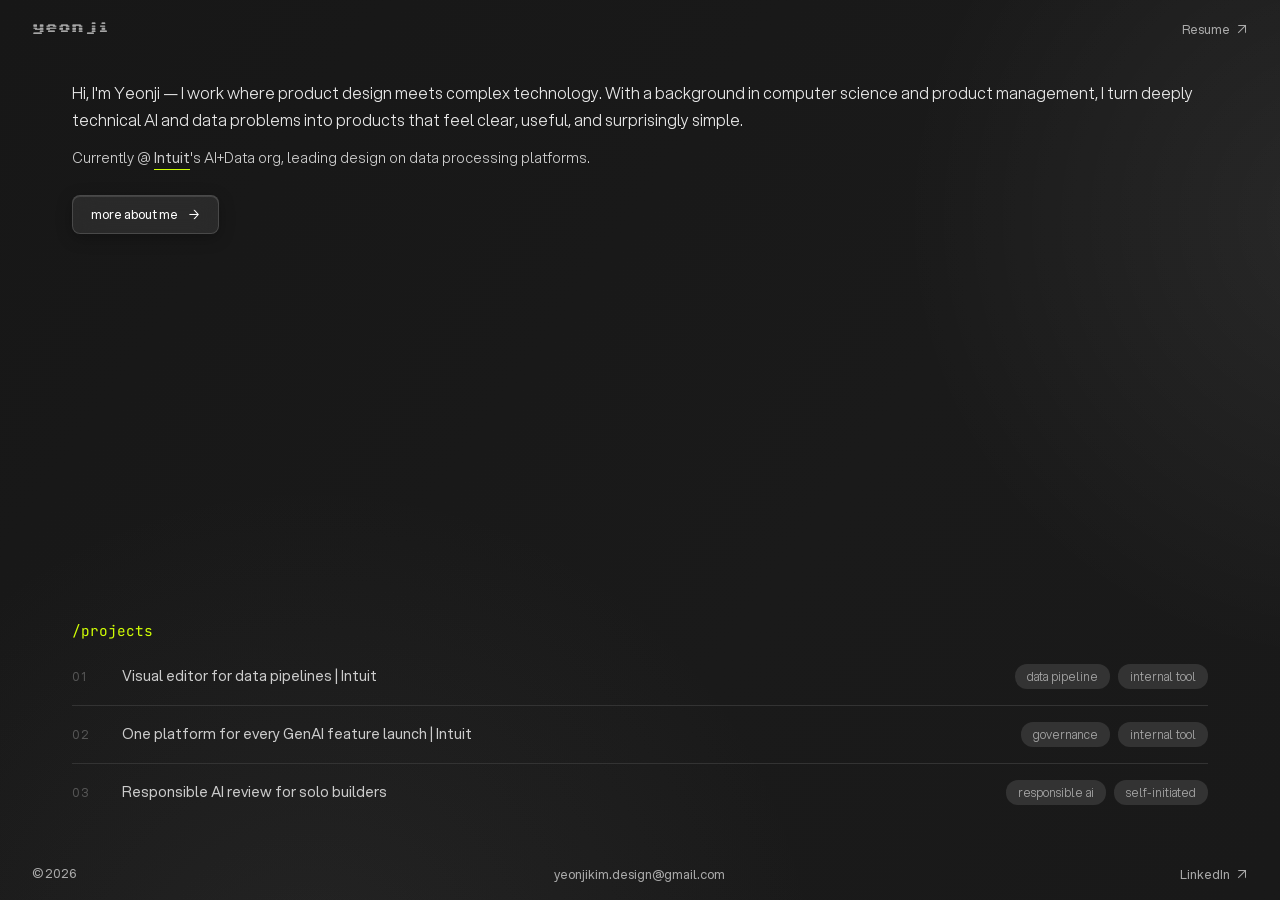
<file: index.html>
<!DOCTYPE html>
<html lang="en">
<head>
    <meta charset="UTF-8">
    <link rel="icon" type="image/png" href="image/favicon.png">
    <meta name="viewport" content="width=device-width, initial-scale=1.0">
    <!-- Google tag (gtag.js) -->
    <script async src="https://www.googletagmanager.com/gtag/js?id=G-HZXL0F1WZH"></script>
    <script>
      window.dataLayer = window.dataLayer || [];
      function gtag(){dataLayer.push(arguments);}
      gtag('js', new Date());

      gtag('config', 'G-HZXL0F1WZH');
    </script>
    <title>Yeonji Kim - Product Designer</title>
    <link rel="stylesheet" href="styles.css">
    <link rel="preconnect" href="https://fonts.googleapis.com">
    <link rel="preconnect" href="https://fonts.gstatic.com" crossorigin>
    <link href="https://fonts.googleapis.com/css2?family=JetBrains+Mono:ital,wght@0,400;0,500;1,400&family=Sixtyfour&display=swap" rel="stylesheet">
</head>
<body data-page="home" class="is-loading">
    <div class="site-loader" id="siteLoader" aria-hidden="true">
        <pre class="site-loader__noise" id="siteLoaderNoise"></pre>
        <div class="site-loader__signal">
            <div class="site-loader__logo" data-text="yeonji's space">yeonji's space</div>
            <div class="site-loader__status">
                <span>WELCOME / ONLINE SPACE</span>
                <span class="site-loader__status-readout">
                    <span class="site-loader__status-checking">CHECKING ACCESS...</span>
                    <span class="site-loader__status-approved">✓ APPROVED</span>
                </span>
            </div>
        </div>
    </div>

    <!-- Header Section -->
    <header class="header">
        <div class="header-left header-title glitch" title="yeonji" style="pointer-events: none;">
            yeonji
        </div>
        <div class="header-right">
            <a href="Resume_Yeonji_Kim.pdf" class="header-link" target="_blank" data-track="resume" data-track-source="header">
                Resume <span class="external-icon">↗</span>
            </a>
        </div>
    </header>

    <!-- Main Content -->
    <main class="main-content">
        <div class="content-wrapper">
            <!-- About Me Section -->
            <section class="about-section">
                <div class="project-preview-overlay" aria-hidden="true"></div>
                <div class="about-content">
                    <p class="intro-text">
                        Hi, I'm Yeonji — I work where product design meets complex technology. With a background in computer science and product management, I turn deeply technical AI and data problems into products that feel clear, useful, and surprisingly simple.
                    </p>
                    <p class="experience-text">
                        Currently @ <a href="https://intuit.com" target="_blank" rel="noopener noreferrer" class="company-link">Intuit</a>'s AI+Data org, leading design on data processing platforms.
                    </p>
                    <button type="button" class="about-more-btn" id="aboutMoreBtn">
                        more about me <span class="external-icon">→</span>
                    </button>
                </div>
            </section>

            <!-- Projects Section -->
            <section class="projects-section">
                <h2 class="projects-heading">/projects</h2>
                <div class="projects-grid">
                    <!-- Project 1 -->
                    <div class="project-card project-card--preview-dag Intuit1" onclick="openProject('dag')">
                        <span class="project-number">01</span>
                        <div class="project-info">
                            <div class="project-title-row">
                                <span class="project-arrow">→</span>
                                <h3 class="project-title">Visual editor for data pipelines | Intuit</h3>
                            </div>
                            <div class="project-tags">
                                <span class="tag">data pipeline</span>
                                <span class="tag">internal tool</span>
                            </div>
                        </div>
                    </div>

                    <!-- Project 2 -->
                    <div class="project-card project-card--preview-genai Intuit2" onclick="openProject('genai-registry')">
                        <span class="project-number">02</span>
                        <div class="project-info">
                            <div class="project-title-row">
                                <span class="project-arrow">→</span>
                                <h3 class="project-title">One platform for every GenAI feature launch | Intuit</h3>
                            </div>
                            <div class="project-tags">
                                <span class="tag">governance</span>
                                <span class="tag">internal tool</span>
                            </div>
                        </div>
                    </div>

                    <!-- Project 3 -->
                    <div class="project-card project-card--preview-rai Intuit3" onclick="openProject('responsible-ai-checker')">
                        <span class="project-number">03</span>
                        <div class="project-info">
                            <div class="project-title-row">
                                <span class="project-arrow">→</span>
                                <h3 class="project-title">Responsible AI review for solo builders</h3>
                            </div>
                            <div class="project-tags">
                                <span class="tag">responsible ai</span>
                                <span class="tag">self-initiated</span>
                            </div>
                        </div>
                    </div>
                </div>
            </section>
        </div>
    </main>

    <footer class="footer">
        <div class="footer-left header-text">
            &copy; 2026
        </div>
        <div class="footer-center">
            <a href="mailto:yeonjikim.design@gmail.com" class="header-link" data-track="email" data-track-source="footer">
                yeonjikim.design@gmail.com
            </a>
        </div>
        <div class="footer-right">
            <a href="https://www.linkedin.com/in/yeonji-kim/" target="_blank" class="header-link" data-track="linkedin" data-track-source="footer">
                LinkedIn <span class="external-icon">↗</span>
            </a>
        </div>
    </footer>

    <!-- More About Me Modal -->
    <div class="about-modal-overlay" id="aboutModalOverlay" aria-hidden="true">
        <div class="about-modal" role="dialog" aria-modal="true" aria-labelledby="aboutModalTitle">
            <div class="about-modal-header">
                <h2 id="aboutModalTitle" class="about-modal-title">Designer by craft, systems thinker by nature.</h2>
                <button type="button" class="about-modal-close" id="aboutModalClose" aria-label="Close">✕</button>
            </div>
            <div class="about-modal-gallery">
                <div class="about-modal-photo" data-placeholder="Add image/about/art.JPG">
                    <img src="image/about/art.JPG" alt="Yeonji Kim" loading="lazy">
                </div>
                <div class="about-modal-photo" data-placeholder="Add image/about/concert.jpg">
                    <img src="image/about/concert.jpg" alt="Yeonji Kim" loading="lazy">
                </div>
                <div class="about-modal-photo" data-placeholder="Add image/about/disney.jpg">
                    <img src="image/about/disney.jpg" alt="Yeonji Kim" loading="lazy">
                </div>
            </div>
            <div class="about-modal-body">
                <p>I started college studying law, where I became interested in how people interpret systems, make decisions, and navigate complexity. When I later discovered <span class="about-emphasis about-emphasis--ux" tabindex="0" aria-label="UX design, highlighted with a colorful design effect">UX design</span>, it felt like an extension of those same interests, applied in a more hands-on and creative way.</p>
                <p>That curiosity eventually led me to study <span class="about-emphasis about-emphasis--cs" tabindex="0" aria-label="computer science"><span class="about-cs-text">computer science</span><span class="about-cs-emoji" aria-hidden="true"><span>👩‍💻</span><span>💻</span><span>🤯</span><span>🫩</span><span>⌨️</span><span>🧠</span><span>🫠</span></span></span> as well, because I wanted to understand not just the people I was designing for, but also the technical systems behind the products themselves.</p>
                <p>Having both design and technical foundations has shaped the way I work today. I enjoy <span class="about-emphasis about-emphasis--systems" tabindex="0">translating complex systems into experiences that feel clear, useful, and approachable</span> for people who may not have technical backgrounds. I tend to think beyond individual screens or flows and focus on the bigger picture: the product strategy, the operational constraints, and how decisions impact users across the entire experience.</p>
                <p>That mindset led me to work as a product manager at an early-stage startup, and later to design enterprise AI and data platforms at Intuit, where I’ve led multiple products as the <span class="about-emphasis about-emphasis--sole" tabindex="0" aria-label="sole designer, one designer owning the product">sole designer<span class="about-sole-label" aria-hidden="true">01/01</span></span> in close collaboration with cross-functional teams. I’m especially excited by complex domains like AI, developer tools, and enterprise systems, where thoughtful UX can make a meaningful difference in how people work.</p>
                <p>Outside of work, I love <span class="about-emphasis about-emphasis--travel" tabindex="0" aria-label="traveling, highlighted with a moving travel route"><span class="about-travel-plane" aria-hidden="true">✈</span><span class="about-travel-label">traveling</span></span> to new cities and learning through their history, culture, architecture, and art. I usually end up spending hours in local museums, walking through neighborhoods, and finding the places locals actually love. I’m also a huge <span class="about-emphasis about-emphasis--baseball" tabindex="0" aria-label="baseball, highlighted with a flying baseball"><span class="about-baseball-ball" aria-hidden="true"></span><span class="about-baseball-label">baseball</span></span> fan, so I’m always happy to talk about great stadiums, travel recommendations, or your favorite team.</p>
            </div>
            <div class="about-modal-links">
                <a href="Resume_Yeonji_Kim.pdf" class="about-modal-link-btn" target="_blank" data-track="resume" data-track-source="modal">
                    Resume <span class="external-icon">↗</span>
                </a>
                <a href="https://www.linkedin.com/in/yeonji-kim/" target="_blank" class="about-modal-link-btn" data-track="linkedin" data-track-source="modal">
                    LinkedIn <span class="external-icon">↗</span>
                </a>
                <a href="mailto:yeonjikim.design@gmail.com" class="about-modal-link-btn" data-track="email" data-track-source="modal">
                    Email me <span class="external-icon">↗</span>
                </a>
            </div>
        </div>
    </div>

    <script src="script.js?v=loader-7"></script>
</body>
</html>
</file>
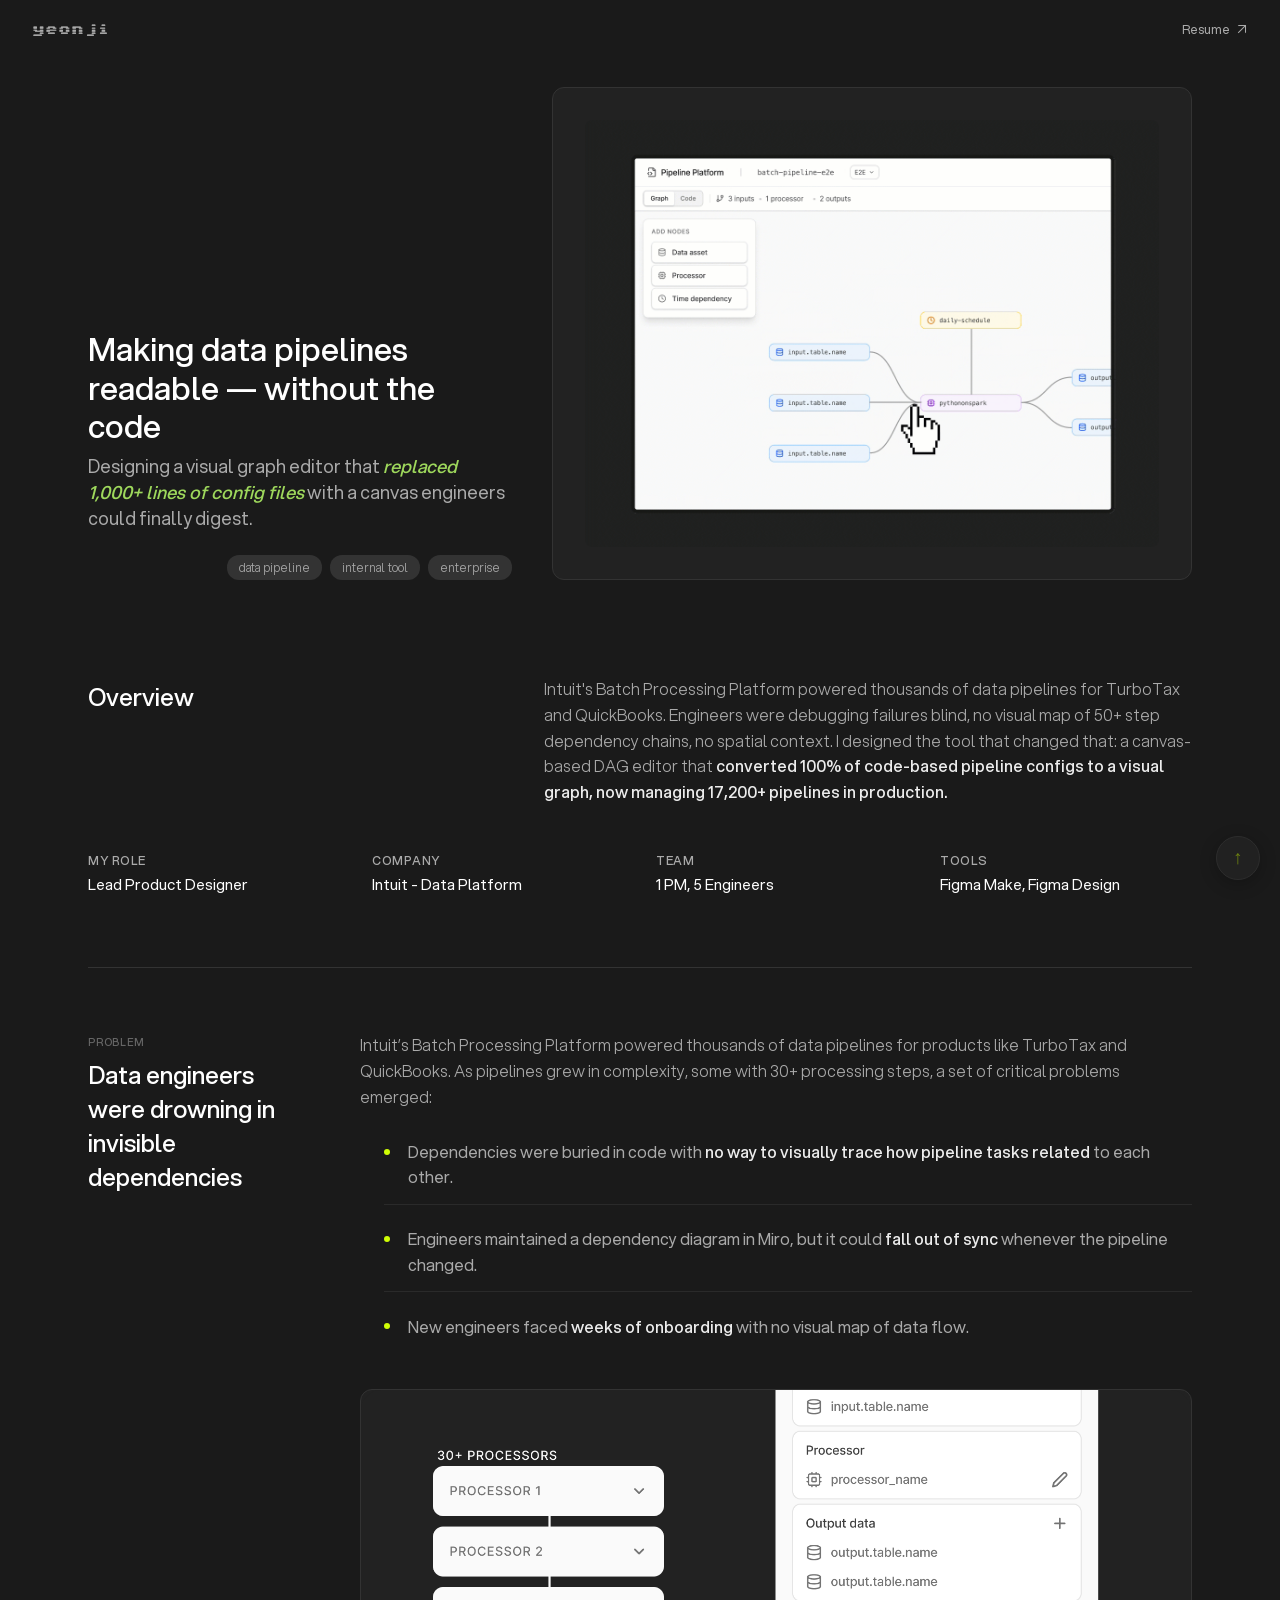
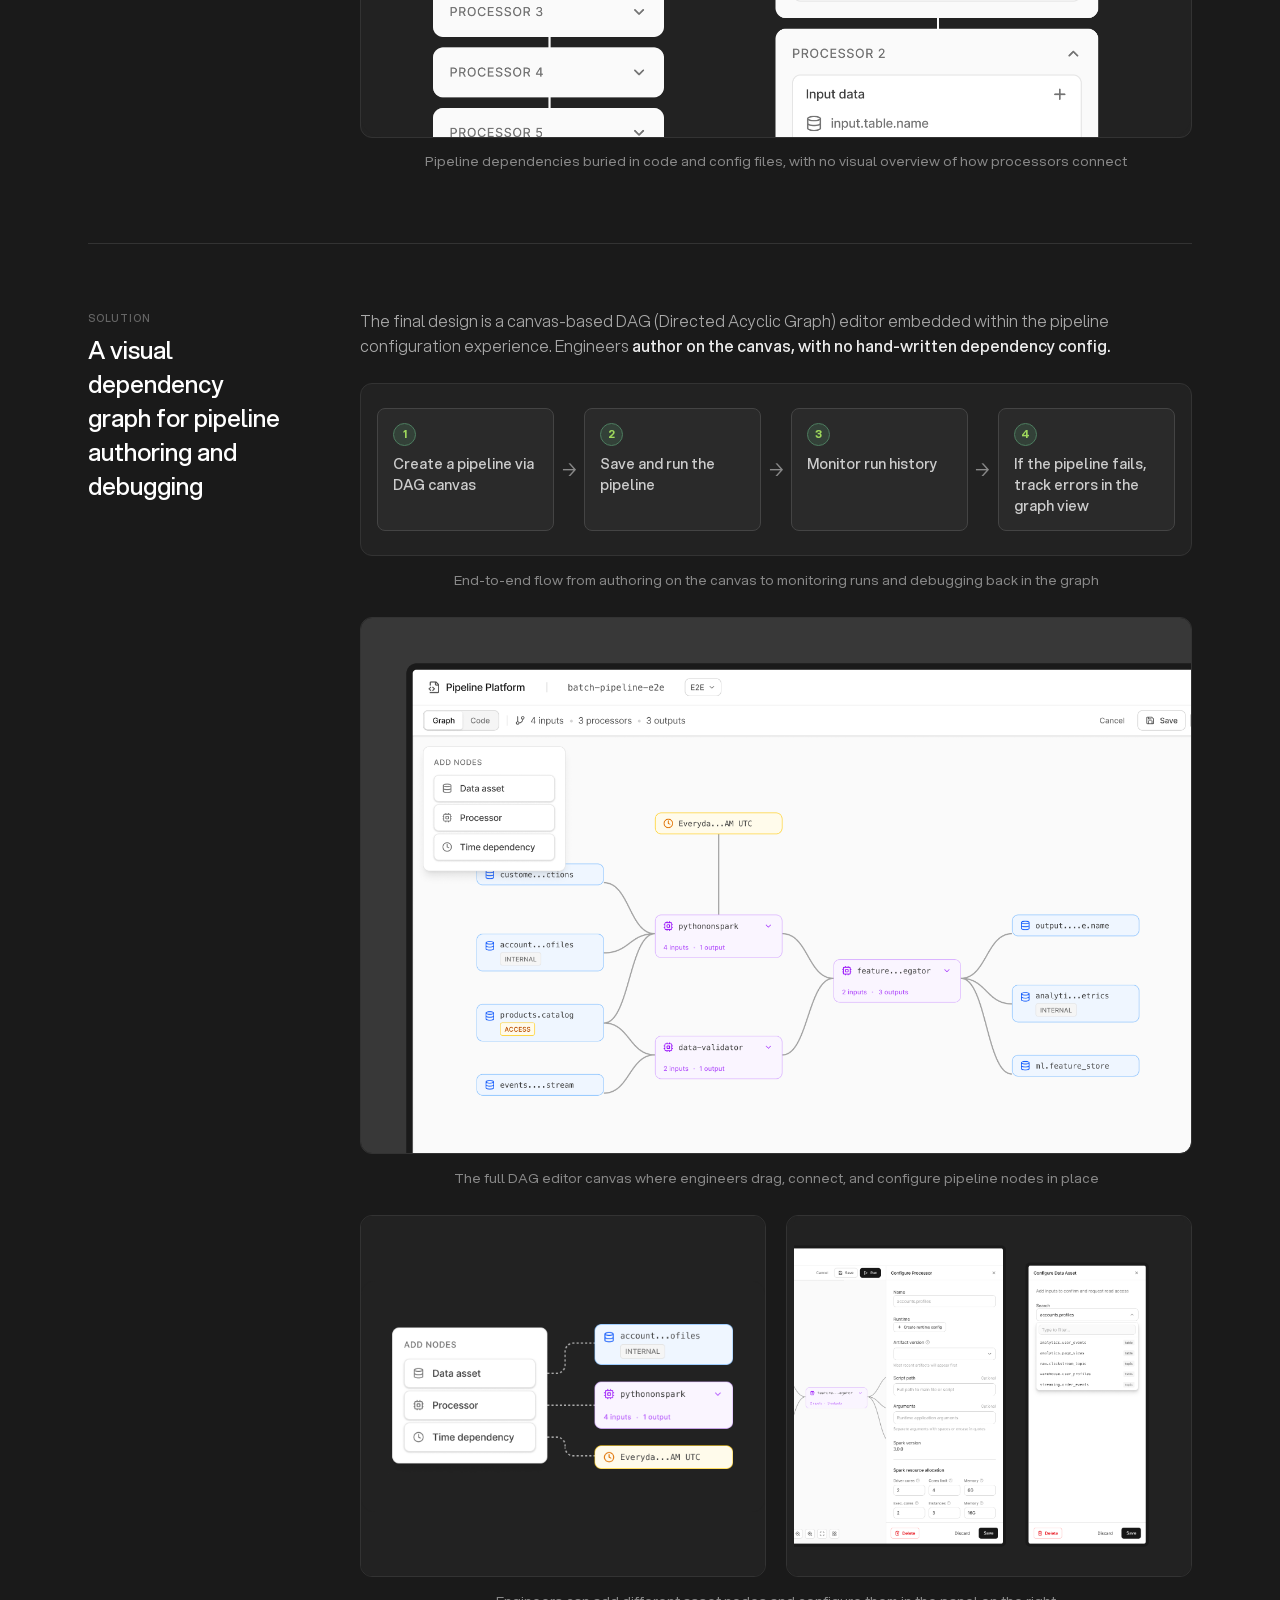
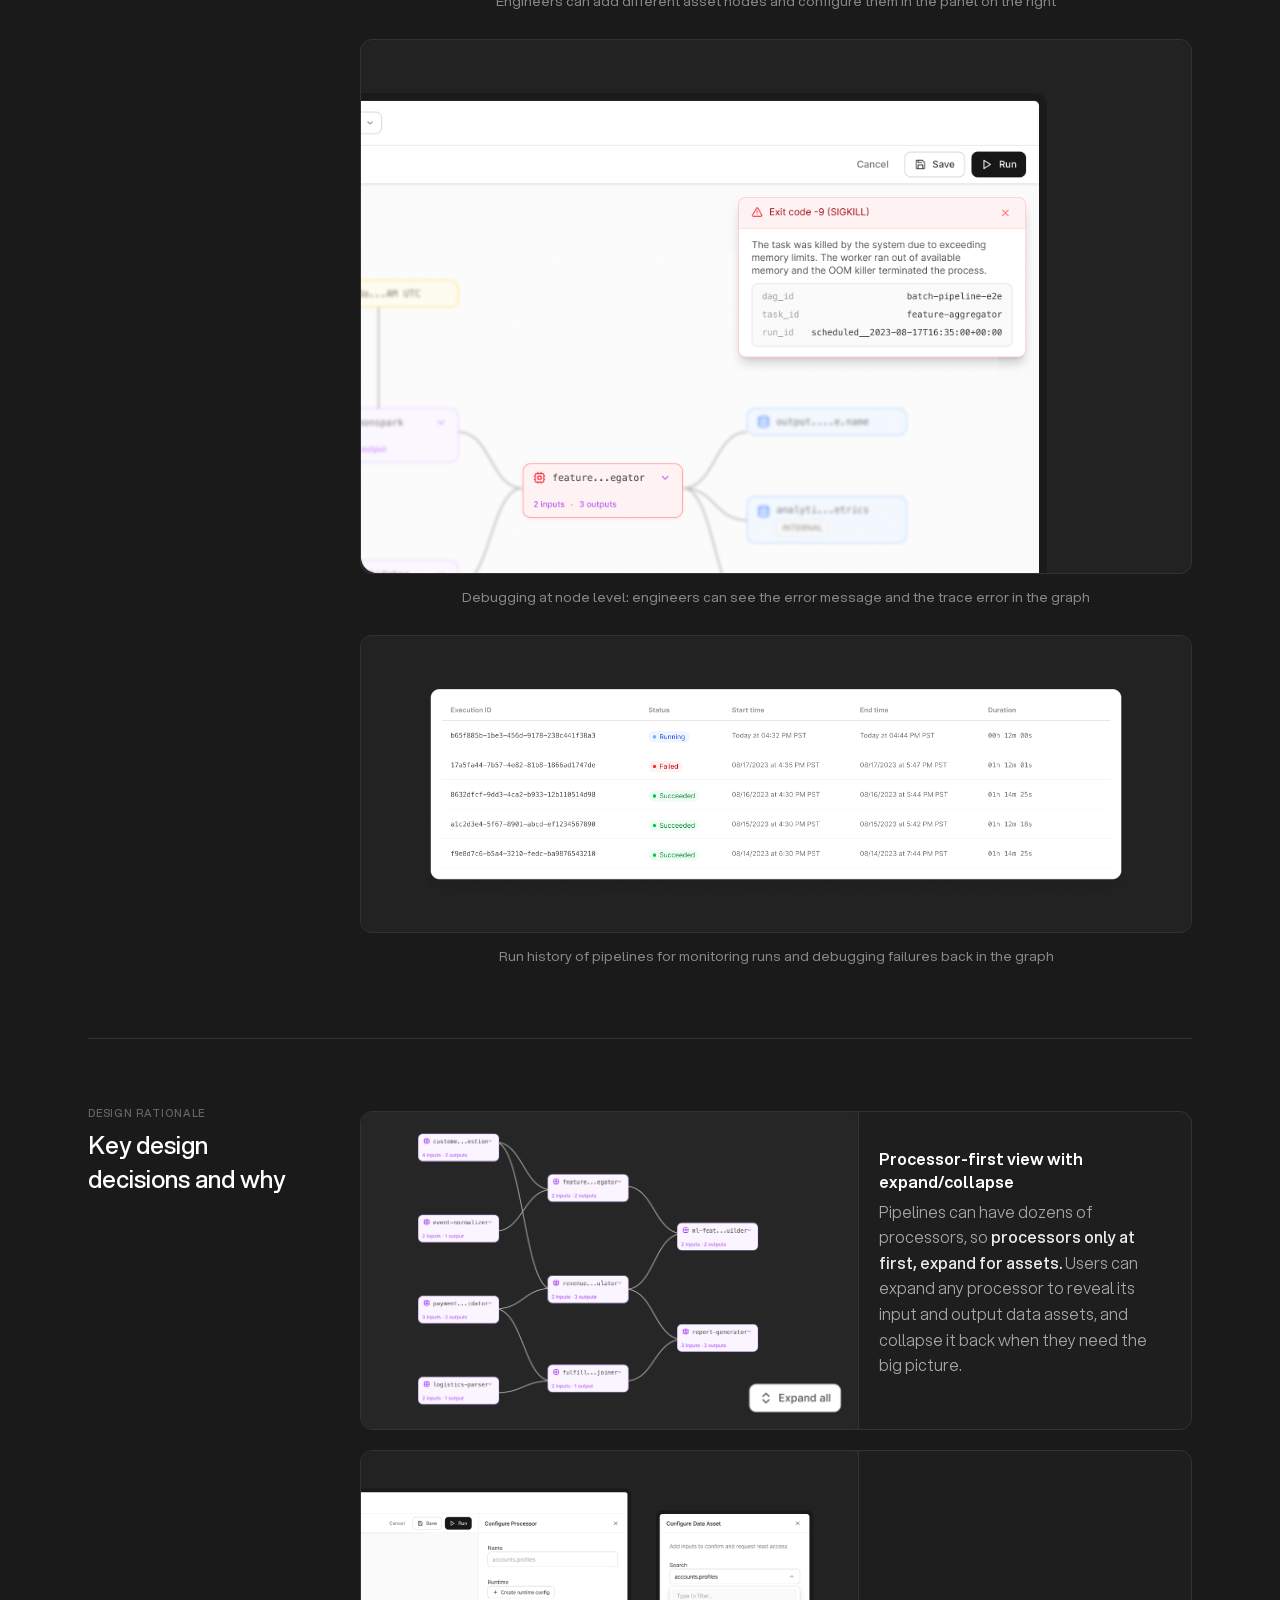
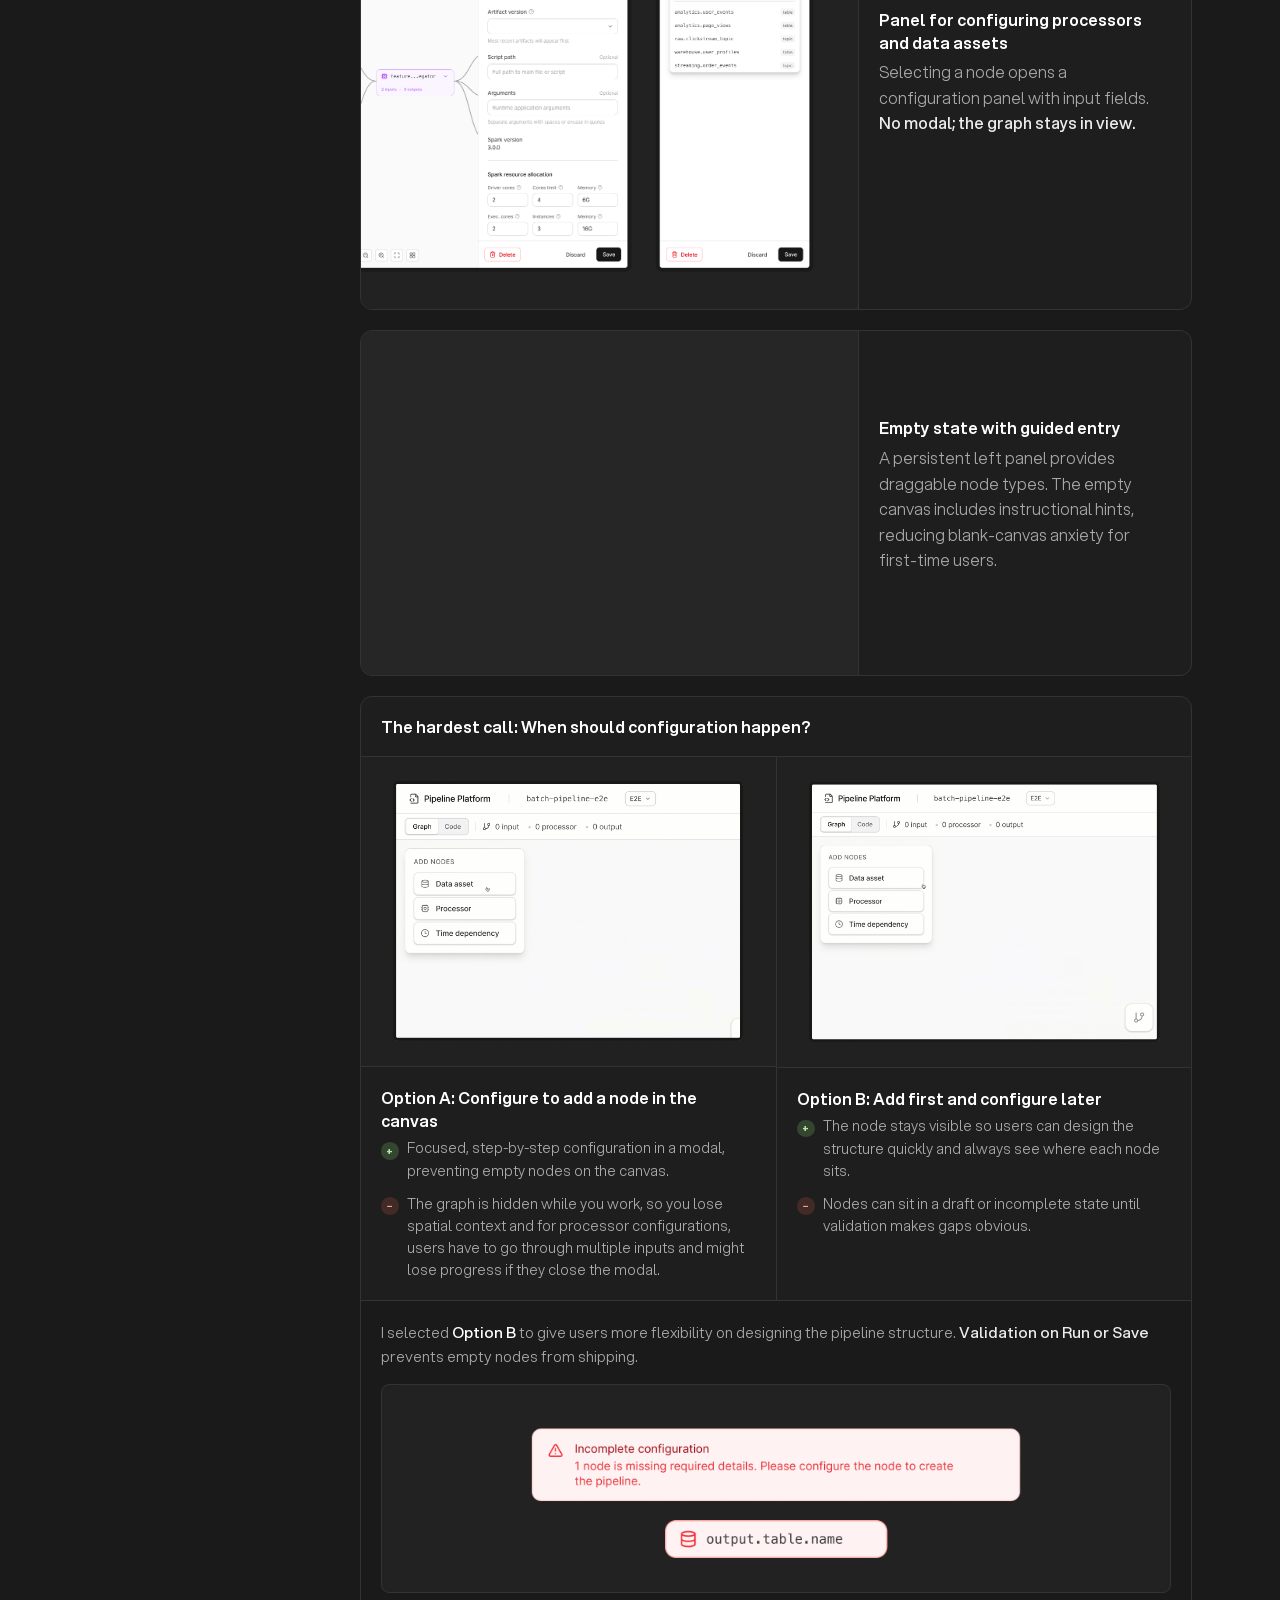
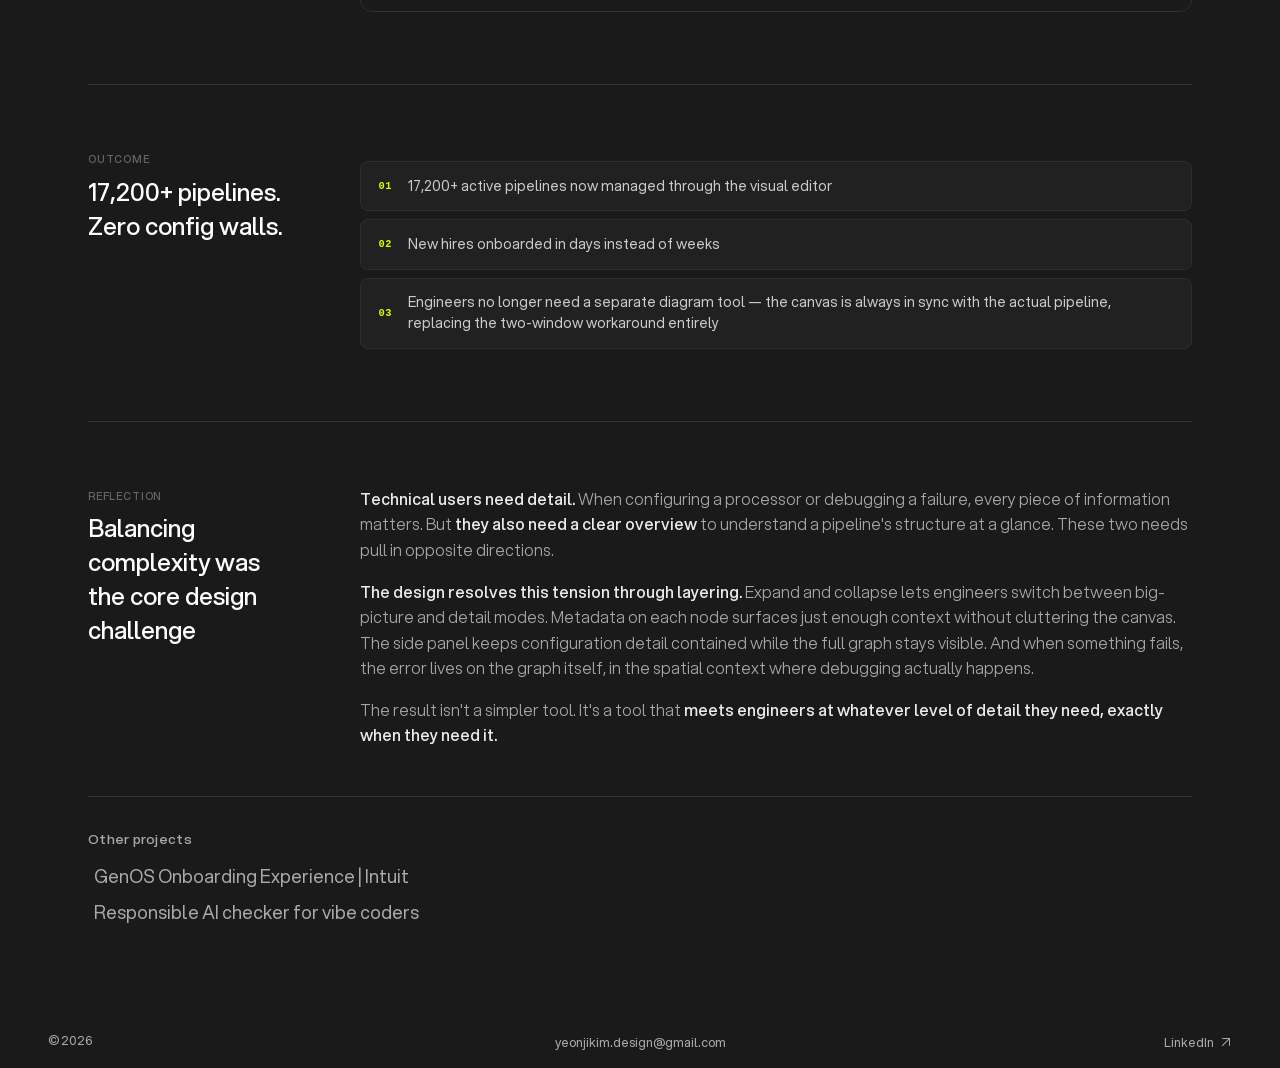
<file: dag.html>
<!DOCTYPE html>
<html lang="en">
<head>
    <meta charset="UTF-8">
    <link rel="icon" type="image/png" href="image/favicon.png">
    <meta name="viewport" content="width=device-width, initial-scale=1.0">
    <!-- Google tag (gtag.js) -->
    <script async src="https://www.googletagmanager.com/gtag/js?id=G-HZXL0F1WZH"></script>
    <script>
      window.dataLayer = window.dataLayer || [];
      function gtag(){dataLayer.push(arguments);}
      gtag('js', new Date());

      gtag('config', 'G-HZXL0F1WZH');
    </script>
    <title>Visual editor for data pipelines | Yeonji Kim</title>
    <link rel="stylesheet" href="styles.css">
    <link rel="stylesheet" href="project-styles.css">
    <link rel="preconnect" href="https://fonts.googleapis.com">
    <link rel="preconnect" href="https://fonts.gstatic.com" crossorigin>
    <link href="https://fonts.googleapis.com/css2?family=Sixtyfour&display=swap" rel="stylesheet">
</head>
<body data-page="dag">
    <header class="header">
        <div class="header-left">
            <a href="index.html" class="header-title glitch" title="yeonji">yeonji</a>
        </div>
        <div class="header-right">
            <a href="Resume_Yeonji_Kim.pdf" class="header-link" target="_blank" data-track="resume" data-track-source="header">
                Resume <span class="external-icon">↗</span>
            </a>
        </div>
    </header>

    <main class="project-main">
        <div class="project-container project-dag">
            <div class="project-header">
                <div class="project-header-text">
                    <!--<p class="dag-kicker">Case study — Enterprise data platform</p>-->
                    <h1 class="project-title">Making data pipelines readable — without the code</h1>
                    <p class="project-subtitle">Designing a visual graph editor that <em class="dag-title-em">replaced 1,000+ lines of config files</em> with a canvas engineers could finally digest.</p>
                    <div class="project-tags">
                        <span class="tag">data pipeline</span>
                        <span class="tag">internal tool</span>
                        <span class="tag">enterprise</span>
                    </div>
                </div>
                <div class="project-header-image-wrap">
                    <img src="image/dag/main.gif" alt="Visual editor for data pipelines at Intuit Batch Processing Platform" class="project-header-image">
                </div>
            </div>

            <div class="project-content">
                <div class="project-section">
                    <div class="project-section-heading">
                        <h2>Overview</h2>
                    </div>
                    <p>Intuit's Batch Processing Platform powered thousands of data pipelines for TurboTax and QuickBooks. Engineers were debugging failures blind, no visual map of 50+ step dependency chains, no spatial context. I designed the tool that changed that: a canvas-based DAG editor that <span class="text-highlight">converted 100% of code-based pipeline configs to a visual graph, now managing 17,200+ pipelines in production.</span></p>
                    <div class="project-meta">
                        <div class="project-meta-item">
                            <span class="project-meta-label">My role</span>
                            <span class="project-meta-value">Lead Product Designer</span>
                        </div>
                        <div class="project-meta-item">
                            <span class="project-meta-label">Company</span>
                            <span class="project-meta-value">Intuit - Data Platform</span>
                        </div>
                        <div class="project-meta-item">
                            <span class="project-meta-label">Team</span>
                            <span class="project-meta-value">1 PM, 5 Engineers</span>
                        </div>
                        <div class="project-meta-item">
                            <span class="project-meta-label">Tools</span>
                            <span class="project-meta-value">Figma Make, Figma Design</span>
                        </div>
                    </div>
                </div>

                <div class="project-section">
                    <div class="project-section-heading">
                        <p class="project-section-caption">Problem</p>
                        <h2>Data engineers were drowning in invisible dependencies</h2>
                    </div>
                    <div class="dag-section-stack">
                        <p>Intuit’s Batch Processing Platform powered thousands of data pipelines for products like TurboTax and QuickBooks. As pipelines grew in complexity, some with 30+ processing steps, a set of critical problems emerged:</p>
                        <ul class="dag-problem-list">
                            <li>Dependencies were buried in code with <span class="text-highlight">no way to visually trace how pipeline tasks related</span> to each other.</li>
                            <li>Engineers maintained a dependency diagram in Miro, but it could <span class="text-highlight">fall out of sync</span> whenever the pipeline changed.</li>
                            <li>New engineers faced <span class="text-highlight">weeks of onboarding</span> with no visual map of data flow.</li>
                        </ul>
                        <figure class="dag-media-figure">
                            <img src="image/dag/problem.png" alt="Pipeline configuration and dependencies buried in code and config, without a visual graph" class="media-img" loading="lazy" decoding="async">
                            <figcaption class="dag-flow-caption">Pipeline dependencies buried in code and config files, with no visual overview of how processors connect</figcaption>
                        </figure>
                        <!--<div class="dag-stat-row">
                            <div class="dag-stat-card">
                                <span class="dag-stat-number">2,800+</span>
                                <span class="dag-stat-label">Active pipelines</span>
                            </div>
                            <div class="dag-stat-card">
                                <span class="dag-stat-number">45 min</span>
                                <span class="dag-stat-label">Avg. debug time per failure</span>
                            </div>
                            <div class="dag-stat-card">
                                <span class="dag-stat-number">30+</span>
                                <span class="dag-stat-label">Processors in complex pipelines</span>
                            </div>
                            <div class="dag-stat-card">
                                <span class="dag-stat-number">62%</span>
                                <span class="dag-stat-label">Engineers wanting visual tooling</span>
                            </div>
                        </div>-->
                    </div>
                </div>

                <div class="project-section">
                    <div class="project-section-heading">
                        <p class="project-section-caption">Solution</p>
                        <h2>A visual dependency graph for pipeline authoring and debugging</h2>
                    </div>
                    <div class="dag-section-stack">
                        <p>The final design is a canvas-based DAG (Directed Acyclic Graph) editor embedded within the pipeline configuration experience. Engineers <span class="text-highlight">author on the canvas, with no hand-written dependency config.</span></p>
                        <figure class="dag-journey-wrap">
                            <div class="dag-journey-diagram">
                                <div class="dag-journey-step">
                                    <span class="dag-journey-num">1</span>
                                    <span class="dag-journey-label">Create a pipeline via DAG canvas</span>
                                </div>
                                <span class="dag-journey-sep" aria-hidden="true">→</span>
                                <div class="dag-journey-step">
                                    <span class="dag-journey-num">2</span>
                                    <span class="dag-journey-label">Save and run the pipeline</span>
                                </div>
                                <span class="dag-journey-sep" aria-hidden="true">→</span>
                                <div class="dag-journey-step">
                                    <span class="dag-journey-num">3</span>
                                    <span class="dag-journey-label">Monitor run history</span>
                                </div>
                                <span class="dag-journey-sep" aria-hidden="true">→</span>
                                <div class="dag-journey-step">
                                    <span class="dag-journey-num">4</span>
                                    <span class="dag-journey-label">If the pipeline fails, track errors in the graph view</span>
                                </div>
                            </div>
                            <figcaption class="dag-flow-caption">End-to-end flow from authoring on the canvas to monitoring runs and debugging back in the graph</figcaption>
                        </figure>
                        <!--<figure class="dag-flow-wrap">
                            <div class="dag-flow-diagram" role="img" aria-label="Simplified flow: data asset to processor to output asset">
                                <div class="dag-flow-node dag-flow-node--asset">
                                    <span class="dag-flow-node-type">Data asset</span>
                                    <span class="dag-flow-node-name">input.table.name</span>
                                </div>
                                <span class="dag-flow-arrow" aria-hidden="true">→</span>
                                <div class="dag-flow-node dag-flow-node--processor">
                                    <span class="dag-flow-node-type">Processor</span>
                                    <span class="dag-flow-node-name">processor_name</span>
                                    <span class="dag-flow-node-meta">Input 3 · Output 2</span>
                                </div>
                                <span class="dag-flow-arrow" aria-hidden="true">→</span>
                                <div class="dag-flow-node dag-flow-node--asset">
                                    <span class="dag-flow-node-type">Data asset</span>
                                    <span class="dag-flow-node-name">output.table.name</span>
                                </div>
                            </div>
                            <figcaption class="dag-flow-caption">Simplified node flow: data assets feed into processors, which produce output assets — all visible at a glance</figcaption>
                        </figure>-->
                        <figure class="dag-media-figure">
                            <img src="image/dag/solution.png" alt="Canvas-based DAG editor showing pipeline nodes and connections" class="media-img" loading="lazy" decoding="async">
                            <figcaption class="dag-flow-caption">The full DAG editor canvas where engineers drag, connect, and configure pipeline nodes in place</figcaption>
                        </figure>
                        <div class="dag-media-row">
                            <figure class="dag-media-figure dag-media-figure--pair">
                                <img src="image/dag/solution-node.png" alt="Node states and configuration patterns" class="media-img" loading="lazy" decoding="async">
                            </figure>
                            <figure class="dag-media-figure dag-media-figure--pair">
                                <img src="image/dag/solution-panel.png" alt="Configuration panel specifications" class="media-img" loading="lazy" decoding="async">
                            </figure>
                        </div>
                        <figcaption class="dag-flow-caption">Engineers can add different asset nodes and configure them in the panel on the right</figcaption>
                        <figure class="dag-media-figure">
                            <img src="image/dag/solution-debug.png" alt="Debug and execution view" class="media-img" loading="lazy" decoding="async">
                        </figure>
                        <figcaption class="dag-flow-caption">Debugging at node level: engineers can see the error message and the trace error in the graph</figcaption>
                        <figure class="dag-media-figure">
                            <img src="image/dag/solution-run.png" alt="Run history and Airflow integration" class="media-img" loading="lazy" decoding="async">
                            <figcaption class="dag-flow-caption">Run history of pipelines for monitoring runs and debugging failures back in the graph</figcaption>
                        </figure>
                    </div>
                </div>

                <!--<div class="project-section">
                    <div class="project-section-heading">
                        <p class="project-section-caption">Research</p>
                        <h2>Two workflows, one broken mental model</h2>
                    </div>
                    <div class="dag-section-stack">
                        <p>Through stakeholder interviews and contextual inquiry with 12 data engineers, I identified two core user groups with overlapping pain points:</p>
                        <div class="dag-quote-grid">
                            <blockquote class="dag-quote">
                                <p>“I have to open 4 different files and mentally trace the execution order. One wrong link and the whole pipeline fails silently at 2 AM.”</p>
                                <footer>Senior Data Engineer, TurboTax team</footer>
                            </blockquote>
                            <blockquote class="dag-quote">
                                <p>“When I joined, it took me 3 weeks just to understand one pipeline. There’s no picture of how data flows, just a wall of YAML.”</p>
                                <footer>Junior Data Engineer, onboarded 2 months prior</footer>
                            </blockquote>
                        </div>
                        <p>The core insight was that engineers thought about pipelines as a graph, a directed flow of processors and data assets with clear dependencies, but the tooling forced them to work in a flat, linear config format. This mismatch between mental model and tool was the root cause of slow debugging, risky deployments, and painful onboarding.</p>
                    </div>
                </div>-->

            


                <div class="project-section">
                    <div class="project-section-heading">
                        <p class="project-section-caption">Design rationale</p>
                        <h2>Key design decisions and why</h2>
                    </div>
                    <div class="dag-section-stack">
                        <div class="decision-grid">
                            
                            <article class="decision-card">
                                <div class="decision-visual">
                                    <img src="image/dag/design-processor.png" alt="Connected graph with expanded data" class="decision-img" loading="lazy" decoding="async">
                                </div>
                                <div class="decision-text">
                                    <h3>Processor-first view with expand/collapse</h3>
                                    <p>Pipelines can have dozens of processors, so <span class="text-highlight">processors only at first, expand for assets.</span> Users can expand any processor to reveal its input and output data assets, and collapse it back when they need the big picture.</p>
                                </div>
                            </article>
                            <article class="decision-card">
                                <div class="decision-visual">
                                    <img src="image/dag/solution-panel.png" alt="Panel for configuring the processor" class="decision-img" loading="lazy" decoding="async">
                                </div>
                                <div class="decision-text">
                                    <h3>Panel for configuring processors and data assets</h3>
                                    <p>Selecting a node opens a configuration panel with input fields. <span class="text-highlight">No modal; the graph stays in view.</span></p>
                                </div>
                            </article>
                            <article class="decision-card">
                                <div class="decision-visual">
                                    <img src="image/dag/design-empty.png" alt="Empty state with guided entry" class="decision-img" loading="lazy" decoding="async">
                                </div>
                                <div class="decision-text">
                                    <h3>Empty state with guided entry</h3>
                                    <p>A persistent left panel provides draggable node types. The empty canvas includes instructional hints, reducing blank-canvas anxiety for first-time users.</p>
                                </div>
                            </article>
                            <div class="dag-compare-card">
                                <h3 class="dag-compare-title">The hardest call: When should configuration happen?</h3>
                                <div class="dag-compare-side">
                                    <div class="dag-compare-img-wrap">
                                        <img src="image/dag/design-1.1.gif" alt="Modal dialog interrupts the graph view" class="dag-compare-img" loading="lazy" decoding="async">
                                    </div>
                                    <div class="dag-compare-content">
                                        <h3>Option A: Configure to add a node in the canvas</h3>
                                        <div class="dag-compare-pros-cons">
                                            <p class="dag-compare-line dag-compare-line--pro">
                                                <span class="dag-compare-icon dag-compare-icon--plus" aria-hidden="true"></span>
                                                <span class="dag-compare-line-text"><span class="visually-hidden">Pro: </span>Focused, step-by-step configuration in a modal, preventing empty nodes on the canvas.</span>
                                            </p>
                                            <p class="dag-compare-line dag-compare-line--con">
                                                <span class="dag-compare-icon dag-compare-icon--minus" aria-hidden="true"></span>
                                                <span class="dag-compare-line-text"><span class="visually-hidden">Con: </span>The graph is hidden while you work, so you lose spatial context and for processor configurations, users have to go through multiple inputs and might lose progress if they close the modal.</span>
                                            </p>
                                        </div>
                                    </div>
                                </div>
                                <div class="dag-compare-side">
                                    <div class="dag-compare-img-wrap">
                                        <img src="image/dag/design-1.2.gif" alt="Side panel keeps the graph visible" class="dag-compare-img" loading="lazy" decoding="async">
                                    </div>
                                    <div class="dag-compare-content">
                                        <h3>Option B: Add first and configure later</h3>
                                        <div class="dag-compare-pros-cons">
                                            <p class="dag-compare-line dag-compare-line--pro">
                                                <span class="dag-compare-icon dag-compare-icon--plus" aria-hidden="true"></span>
                                                <span class="dag-compare-line-text"><span class="visually-hidden">Pro: </span>The node stays visible so users can design the structure quickly and always see where each node sits.</span>
                                            </p>
                                            <p class="dag-compare-line dag-compare-line--con">
                                                <span class="dag-compare-icon dag-compare-icon--minus" aria-hidden="true"></span>
                                                <span class="dag-compare-line-text"><span class="visually-hidden">Con: </span>Nodes can sit in a draft or incomplete state until validation makes gaps obvious.</span>
                                            </p>
                                        </div>
                                    </div>
                                </div>
                                <div class="dag-compare-merge">
                                    <p class="dag-compare-merge-text">I selected <strong>Option B</strong> to give users more flexibility on designing the pipeline structure. <span class="text-highlight">Validation on Run or Save</span> prevents empty nodes from shipping.</p>
                                    <div class="dag-compare-merge-img-wrap">
                                        <img src="image/dag/solution-val.png" class="dag-compare-merge-img" loading="lazy" decoding="async">
                                    </div>
                                </div>
                            </div>
                        </div>
                    </div>
                </div>

                <!--<div class="project-section">
                    <div class="project-section-heading">
                        <p class="project-section-caption">Principles</p>
                        <h2>Why these patterns matter</h2>
                    </div>
                    <div class="dag-section-stack">
                        <p><strong>Graph-first, code-second.</strong> I designed a toggle between the visual graph and the generated code view. The graph is the primary authoring surface, but engineers can always inspect the underlying Airflow config. This dual-mode approach respects both visual thinkers and those who need code-level control.</p>
                        <p><strong>Progressive disclosure through node expansion.</strong> Processor nodes start collapsed (showing name and type) and expand to reveal input/output data assets on demand. This prevents visual overload in complex pipelines while keeping all information one click away.</p>
                        <p><strong>Contextual configuration, not modal interruption.</strong> Clicking a node opens a side panel rather than a modal dialog. This preserves spatial context, so engineers can see where a processor sits in the graph while configuring its Spark resources, runtime engine, and time dependencies.</p>
                        <p><strong>Error states with pipeline-level awareness.</strong> When a pipeline has validation issues, the system surfaces errors at the page level with specific guidance, and individual nodes with problems receive visual indicators. This transforms cryptic deployment failures into preventable, in-context warnings.</p>
                        <ul class="dag-tag-list" aria-label="Themes">
                            <li><span class="dag-tag dag-tag--green">Design thinking</span></li>
                            <li><span class="dag-tag dag-tag--green">Systems thinking</span></li>
                            <li><span class="dag-tag dag-tag--peach">Technical literacy</span></li>
                            <li><span class="dag-tag dag-tag--blue">User empathy</span></li>
                            <li><span class="dag-tag dag-tag--peach">Visual design</span></li>
                            <li><span class="dag-tag dag-tag--blue">Communication</span></li>
                        </ul>
                    </div>
                </div>

                <div class="project-section">
                    <div class="project-section-heading">
                        <p class="project-section-caption">Impact</p>
                        <h2>Measurable improvement across the board</h2>
                    </div>
                    <div class="dag-section-stack">
                        <div class="dag-outcome-grid">
                            <article class="dag-outcome-card">
                                <span class="dag-outcome-icon dag-outcome-icon--down" aria-hidden="true">▼</span>
                                <h3>68% faster onboarding</h3>
                                <p>New engineers understood pipeline structure in days instead of weeks</p>
                            </article>
                            <article class="dag-outcome-card">
                                <span class="dag-outcome-icon dag-outcome-icon--up" aria-hidden="true">▲</span>
                                <h3>40% fewer deployment errors</h3>
                                <p>Visual validation caught dependency issues before they reached production</p>
                            </article>
                            <article class="dag-outcome-card">
                                <span class="dag-outcome-icon dag-outcome-icon--dot" aria-hidden="true">●</span>
                                <h3>3× authoring speed</h3>
                                <p>Pipeline creation time dropped from hours to under 30 minutes for typical flows</p>
                            </article>
                        </div>
                    </div>
                </div>-->

                <div class="project-section">
                    <div class="project-section-heading">
                        <p class="project-section-caption">Outcome</p>
                        <h2>17,200+ pipelines. Zero config walls.</h2>
                    </div>
                    <div class="project-next-steps">
                        <div class="next-step-item">
                            <span class="next-step-num">01</span>
                            <span class="next-step-text">17,200+ active pipelines now managed through the visual editor</span>
                        </div>
                        <div class="next-step-item">
                            <span class="next-step-num">02</span>
                            <span class="next-step-text">New hires onboarded in days instead of weeks</span>
                        </div>
                        <div class="next-step-item">
                            <span class="next-step-num">03</span>
                            <span class="next-step-text">Engineers no longer need a separate diagram tool — the canvas is always in sync with the actual pipeline, replacing the two-window workaround entirely</span>
                        </div>
                    </div>
                </div>

                <div class="project-section">
                    <div class="project-section-heading">
                        <p class="project-section-caption">Reflection</p>
                        <h2>Balancing complexity was the core design challenge</h2>
                    </div>
                    <div class="dag-section-stack">
                        <p><span class="text-highlight">Technical users need detail.</span> When configuring a processor or debugging a failure, every piece of information matters. But <span class="text-highlight">they also need a clear overview</span> to understand a pipeline's structure at a glance. These two needs pull in opposite directions.</p>
                        <p><span class="text-highlight">The design resolves this tension through layering.</span> Expand and collapse lets engineers switch between big-picture and detail modes. Metadata on each node surfaces just enough context without cluttering the canvas. The side panel keeps configuration detail contained while the full graph stays visible. And when something fails, the error lives on the graph itself, in the spatial context where debugging actually happens.</p>
                        <p>The result isn't a simpler tool. It's a tool that <span class="text-highlight">meets engineers at whatever level of detail they need, exactly when they need it.</span></p>
                    </div>
                </div>
            </div>

            <nav class="project-next" aria-label="Other projects">
                <p class="project-next-heading">Other projects</p>
                <ul class="project-next-list">
                    <li class="project-next-item">
                        <a href="genai-registry.html" class="project-next-link">
                            <span class="project-next-inner">
                                <span class="project-next-arrow" aria-hidden="true">→</span>
                                <span class="project-next-title">GenOS Onboarding Experience | Intuit</span>
                            </span>
                        </a>
                    </li>
                    <li class="project-next-item">
                        <a href="rai-checker.html" class="project-next-link">
                            <span class="project-next-inner">
                                <span class="project-next-arrow" aria-hidden="true">→</span>
                                <span class="project-next-title">Responsible AI checker for vibe coders</span>
                            </span>
                        </a>
                    </li>
                </ul>
            </nav>
        </div>
    </main>

    <footer class="footer">
        <div class="footer-left header-text">
            &copy; 2026
        </div>
        <div class="footer-center">
            <a href="mailto:yeonjikim.design@gmail.com" class="header-link" data-track="email" data-track-source="footer">
                yeonjikim.design@gmail.com
            </a>
        </div>
        <div class="footer-right">
            <a href="https://www.linkedin.com/in/yeonji-kim/" target="_blank" class="header-link" data-track="linkedin" data-track-source="footer">
                LinkedIn <span class="external-icon">↗</span>
            </a>
        </div>
    </footer>

    <script src="script.js?v=loader-5"></script>
</body>
</html>
</file>
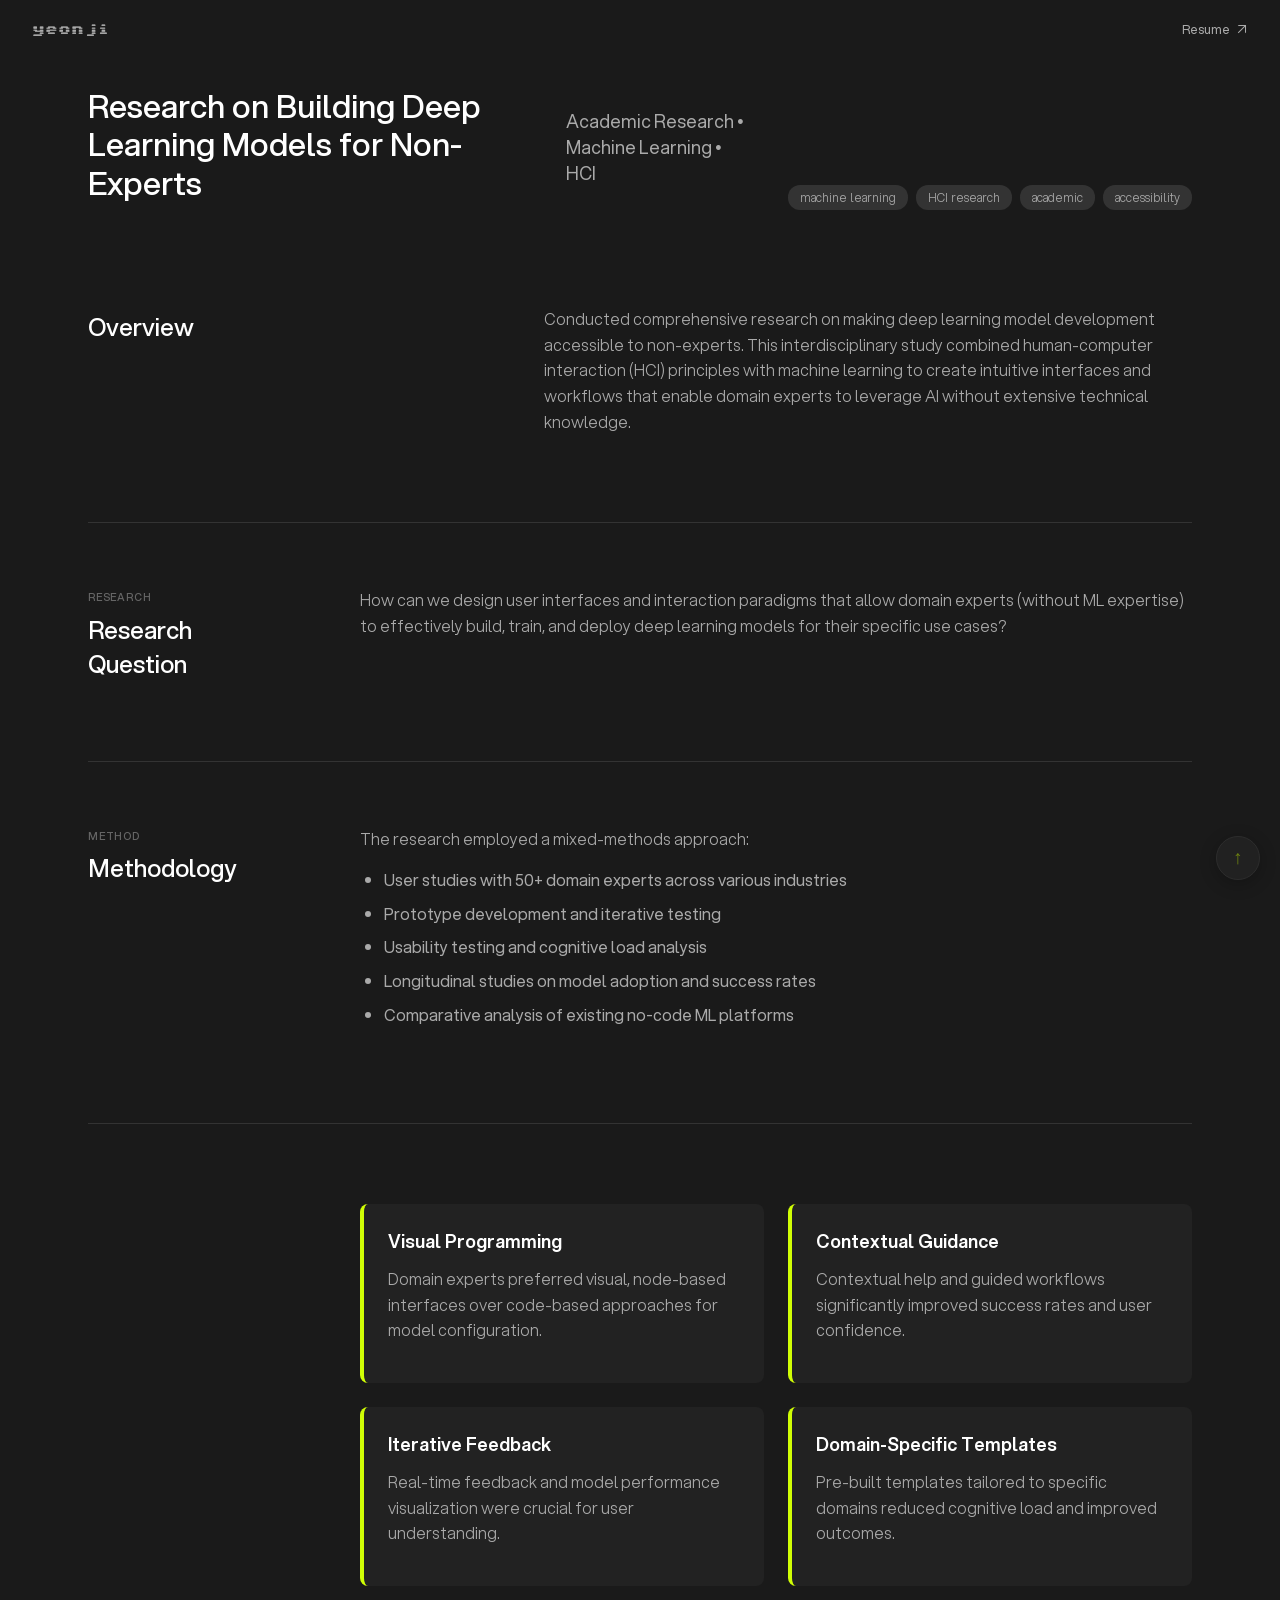
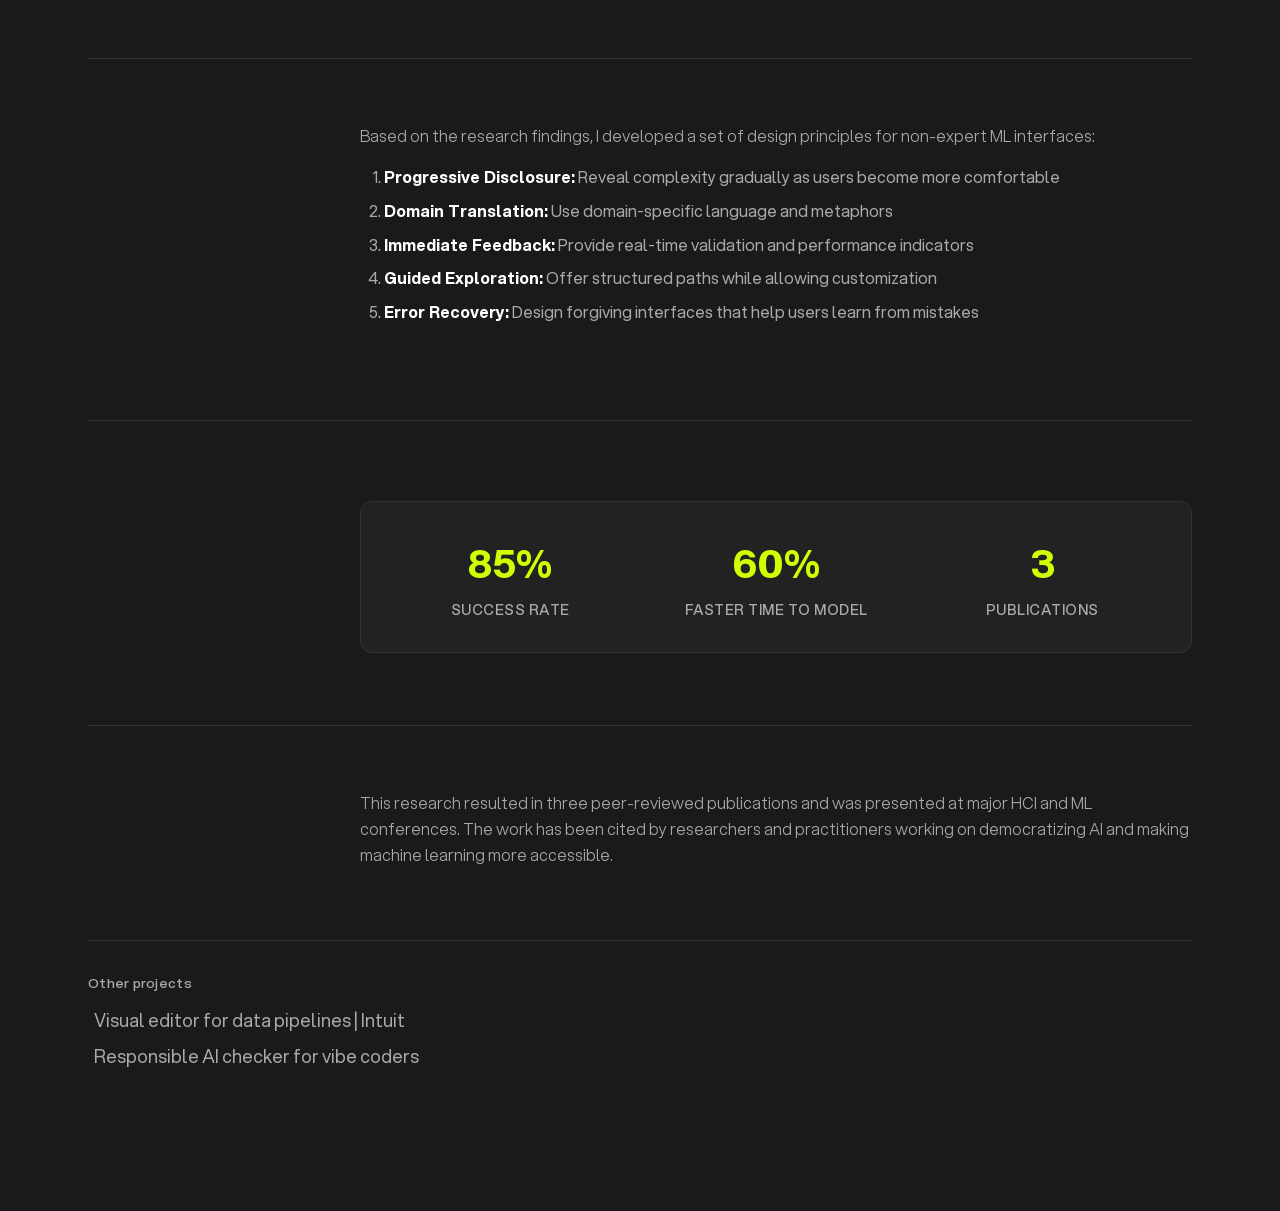
<file: deep-learning-research.html>
<!DOCTYPE html>
<html lang="en">
<head>
    <meta charset="UTF-8">
    <meta name="viewport" content="width=device-width, initial-scale=1.0">
    <title>Deep Learning Model for Non-Experts | Yeonji Kim</title>
    <link rel="stylesheet" href="styles.css">
    <link rel="stylesheet" href="project-styles.css">
    <link rel="preconnect" href="https://fonts.googleapis.com">
    <link rel="preconnect" href="https://fonts.gstatic.com" crossorigin>
    <link href="https://fonts.googleapis.com/css2?family=Sixtyfour&display=swap" rel="stylesheet">
</head>
<body>
    <!-- Header Section -->
    <header class="header">
        <div class="header-left">
            <a href="index.html" class="header-title glitch" title="yeonji">yeonji</a>
        </div>
        <div class="header-right">
            <a href="Resume_2026.pdf" class="header-link" target="_blank">
                Resume <span class="external-icon">↗</span>
            </a>
        </div>
    </header>

    <!-- Project Content -->
    <main class="project-main">
        <div class="project-container">
            <div class="project-header">
                <h1 class="project-title">Research on Building Deep Learning Models for Non-Experts</h1>
                <p class="project-subtitle">Academic Research • Machine Learning • HCI</p>
                <div class="project-tags">
                    <span class="tag">machine learning</span>
                    <span class="tag">HCI research</span>
                    <span class="tag">academic</span>
                    <span class="tag">accessibility</span>
                </div>
            </div>

            <div class="project-content">
                <div class="project-section">
                    <div class="project-section-heading">
                        <h2>Overview</h2>
                    </div>
                    <p>Conducted comprehensive research on making deep learning model development accessible to non-experts. This interdisciplinary study combined human-computer interaction (HCI) principles with machine learning to create intuitive interfaces and workflows that enable domain experts to leverage AI without extensive technical knowledge.</p>
                </div>

                <div class="project-section">
                    <div class="project-section-heading">
                        <p class="project-section-caption">Research</p>
                        <h2>Research Question</h2>
                    </div>
                    <p>How can we design user interfaces and interaction paradigms that allow domain experts (without ML expertise) to effectively build, train, and deploy deep learning models for their specific use cases?</p>
                </div>

                <div class="project-section">
                    <div class="project-section-heading">
                        <p class="project-section-caption">Method</p>
                        <h2>Methodology</h2>
                    </div>
                    <p>The research employed a mixed-methods approach:</p>
                    <ul>
                        <li>User studies with 50+ domain experts across various industries</li>
                        <li>Prototype development and iterative testing</li>
                        <li>Usability testing and cognitive load analysis</li>
                        <li>Longitudinal studies on model adoption and success rates</li>
                        <li>Comparative analysis of existing no-code ML platforms</li>
                    </ul>
                </div>

                <div class="project-section">
                    <div class="project-section-heading">
                        <p class="project-section-caption">Findings</p>
                        <h2>Key Findings</h2>
                    </div>
                    <div class="feature-grid">
                        <div class="feature-card">
                            <h3>Visual Programming</h3>
                            <p>Domain experts preferred visual, node-based interfaces over code-based approaches for model configuration.</p>
                        </div>
                        <div class="feature-card">
                            <h3>Contextual Guidance</h3>
                            <p>Contextual help and guided workflows significantly improved success rates and user confidence.</p>
                        </div>
                        <div class="feature-card">
                            <h3>Iterative Feedback</h3>
                            <p>Real-time feedback and model performance visualization were crucial for user understanding.</p>
                        </div>
                        <div class="feature-card">
                            <h3>Domain-Specific Templates</h3>
                            <p>Pre-built templates tailored to specific domains reduced cognitive load and improved outcomes.</p>
                        </div>
                    </div>
                </div>

                <div class="project-section">
                    <div class="project-section-heading">
                        <p class="project-section-caption">Principles</p>
                        <h2>Design Principles</h2>
                    </div>
                    <p>Based on the research findings, I developed a set of design principles for non-expert ML interfaces:</p>
                    <ol>
                        <li><strong>Progressive Disclosure:</strong> Reveal complexity gradually as users become more comfortable</li>
                        <li><strong>Domain Translation:</strong> Use domain-specific language and metaphors</li>
                        <li><strong>Immediate Feedback:</strong> Provide real-time validation and performance indicators</li>
                        <li><strong>Guided Exploration:</strong> Offer structured paths while allowing customization</li>
                        <li><strong>Error Recovery:</strong> Design forgiving interfaces that help users learn from mistakes</li>
                    </ol>
                </div>

                <div class="project-section">
                    <div class="project-section-heading">
                        <p class="project-section-caption">Impact</p>
                        <h2>Impact</h2>
                    </div>
                    <div class="impact-stats">
                        <div class="stat">
                            <div class="stat-number">85%</div>
                            <div class="stat-label">Success Rate</div>
                        </div>
                        <div class="stat">
                            <div class="stat-number">60%</div>
                            <div class="stat-label">Faster Time to Model</div>
                        </div>
                        <div class="stat">
                            <div class="stat-number">3</div>
                            <div class="stat-label">Publications</div>
                        </div>
                    </div>
                </div>

                <div class="project-section">
                    <div class="project-section-heading">
                        <p class="project-section-caption">Recognition</p>
                        <h2>Publications & Recognition</h2>
                    </div>
                    <p>This research resulted in three peer-reviewed publications and was presented at major HCI and ML conferences. The work has been cited by researchers and practitioners working on democratizing AI and making machine learning more accessible.</p>
                </div>
            </div>

            <nav class="project-next" aria-label="Other projects">
                <p class="project-next-heading">Other projects</p>
                <ul class="project-next-list">
                    <li class="project-next-item">
                        <a href="dag.html" class="project-next-link">
                            <span class="project-next-inner">
                                <span class="project-next-arrow" aria-hidden="true">→</span>
                                <span class="project-next-title">Visual editor for data pipelines | Intuit</span>
                            </span>
                        </a>
                    </li>
                    <li class="project-next-item">
                        <a href="rai-checker.html" class="project-next-link">
                            <span class="project-next-inner">
                                <span class="project-next-arrow" aria-hidden="true">→</span>
                                <span class="project-next-title">Responsible AI checker for vibe coders</span>
                            </span>
                        </a>
                    </li>
                </ul>
            </nav>
        </div>
    </main>

    <footer class="footer">
        <div class="footer-left header-text">
            &copy; 2026
        </div>
        <div class="footer-center">
            <a href="mailto:yeonjikim.design@gmail.com" class="header-link">
                yeonjikim.design@gmail.com
            </a>
        </div>
        <div class="footer-right">
            <a href="https://www.linkedin.com/in/yeonji-kim/" target="_blank" class="header-link">
                LinkedIn <span class="external-icon">↗</span>
            </a>
        </div>
    </footer>

    <script src="script.js"></script>
</body>
</html>
</file>
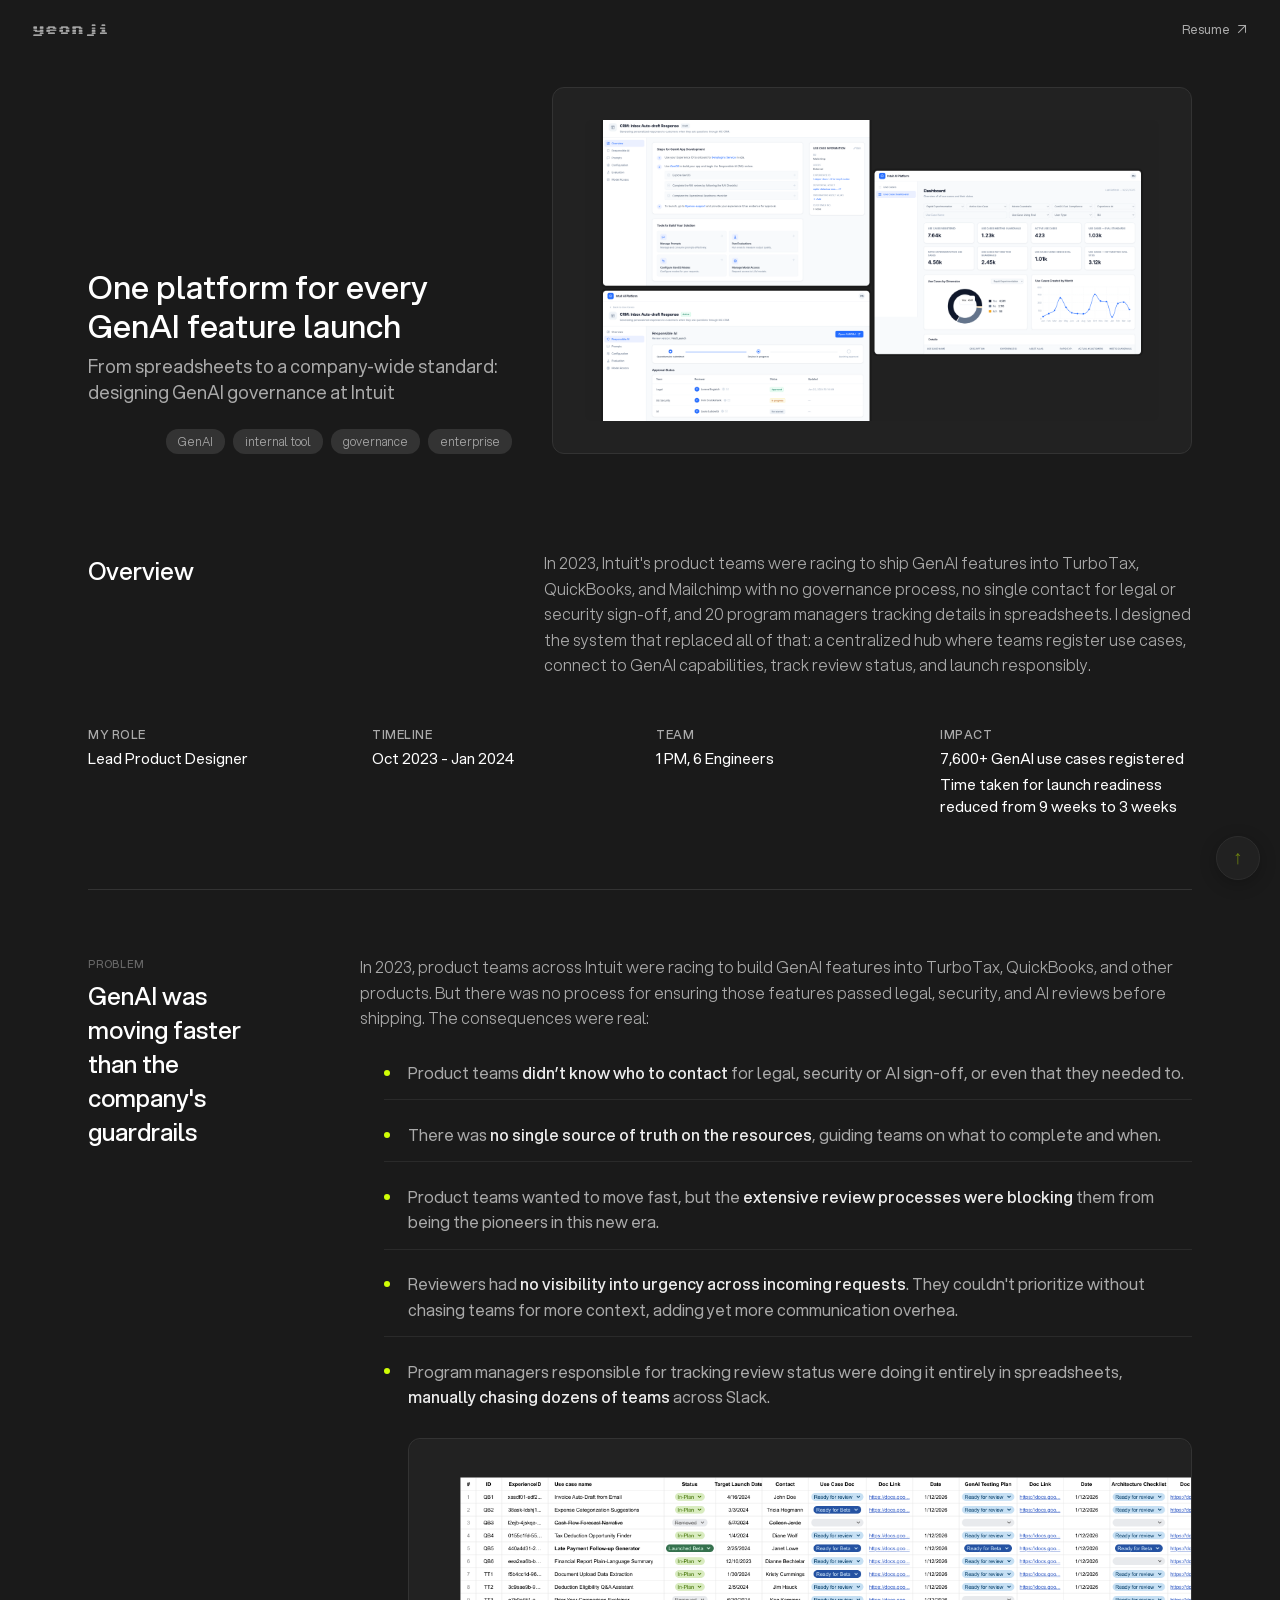
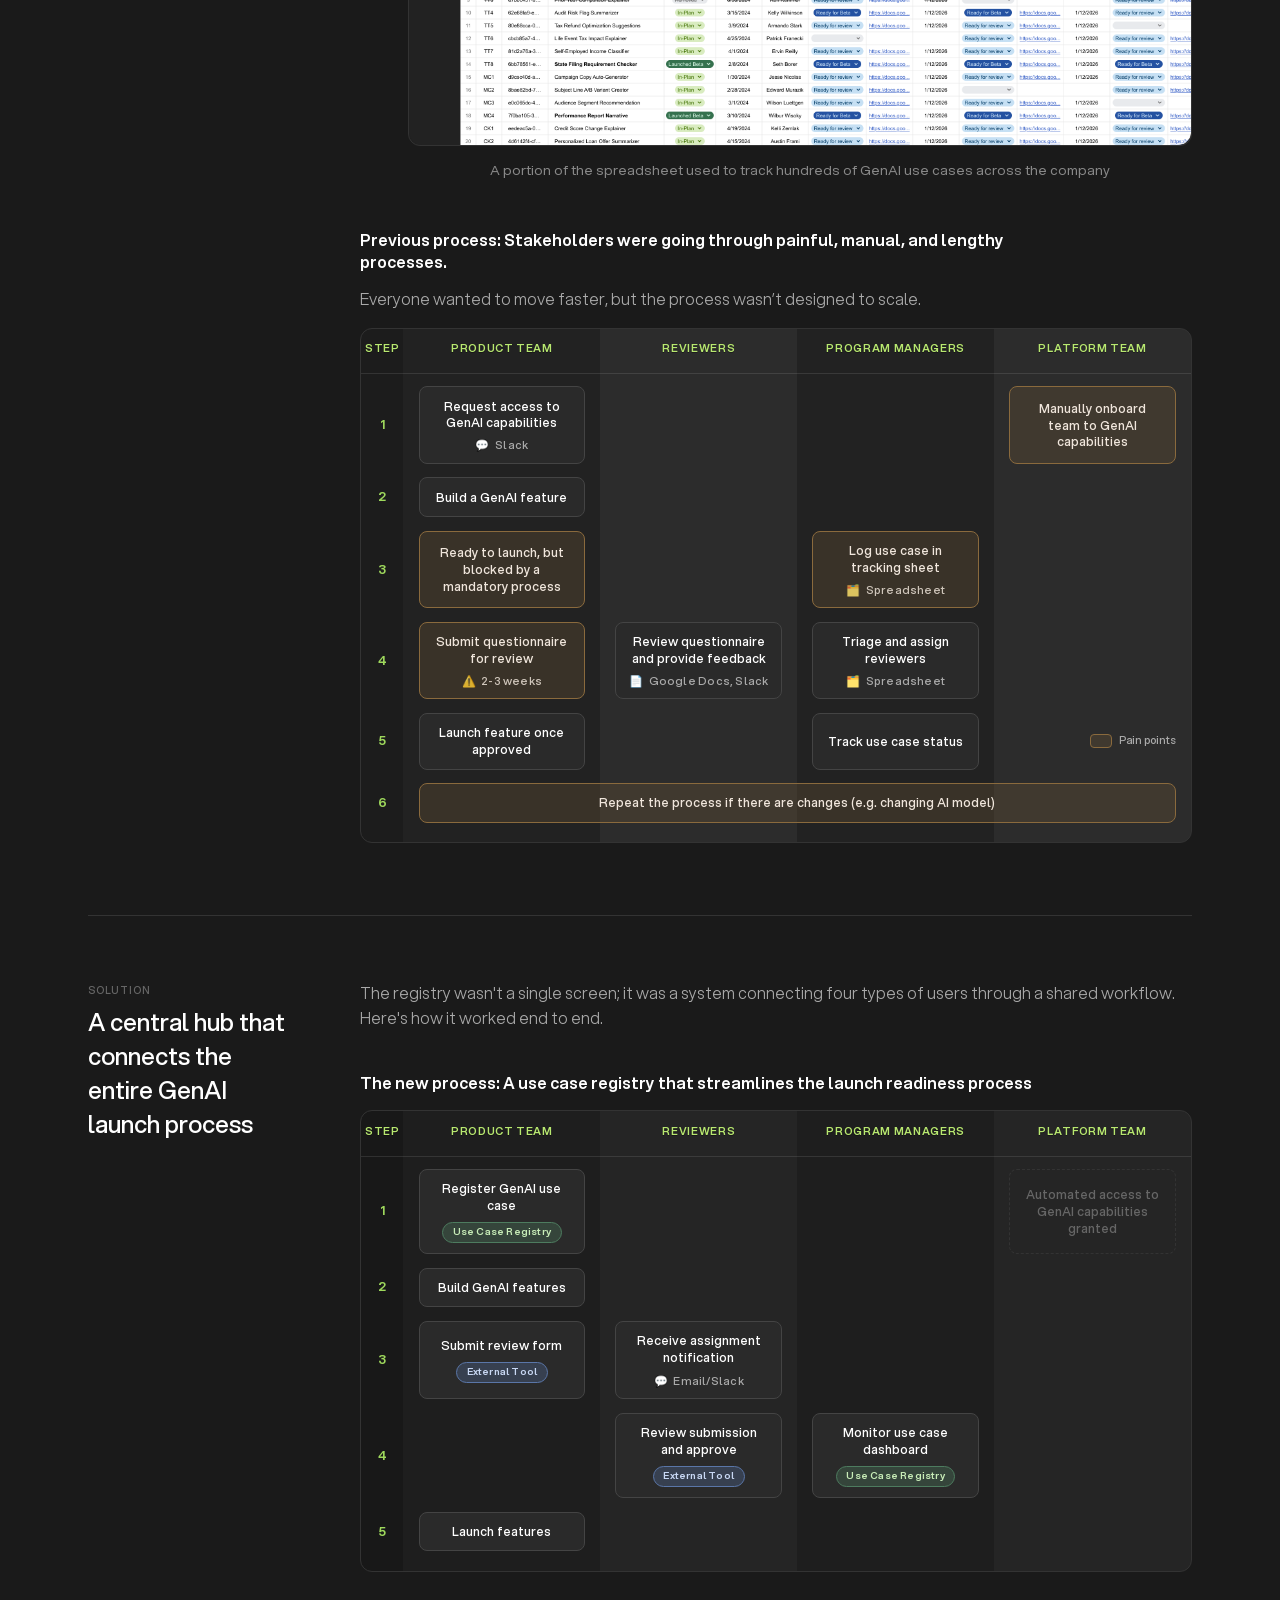
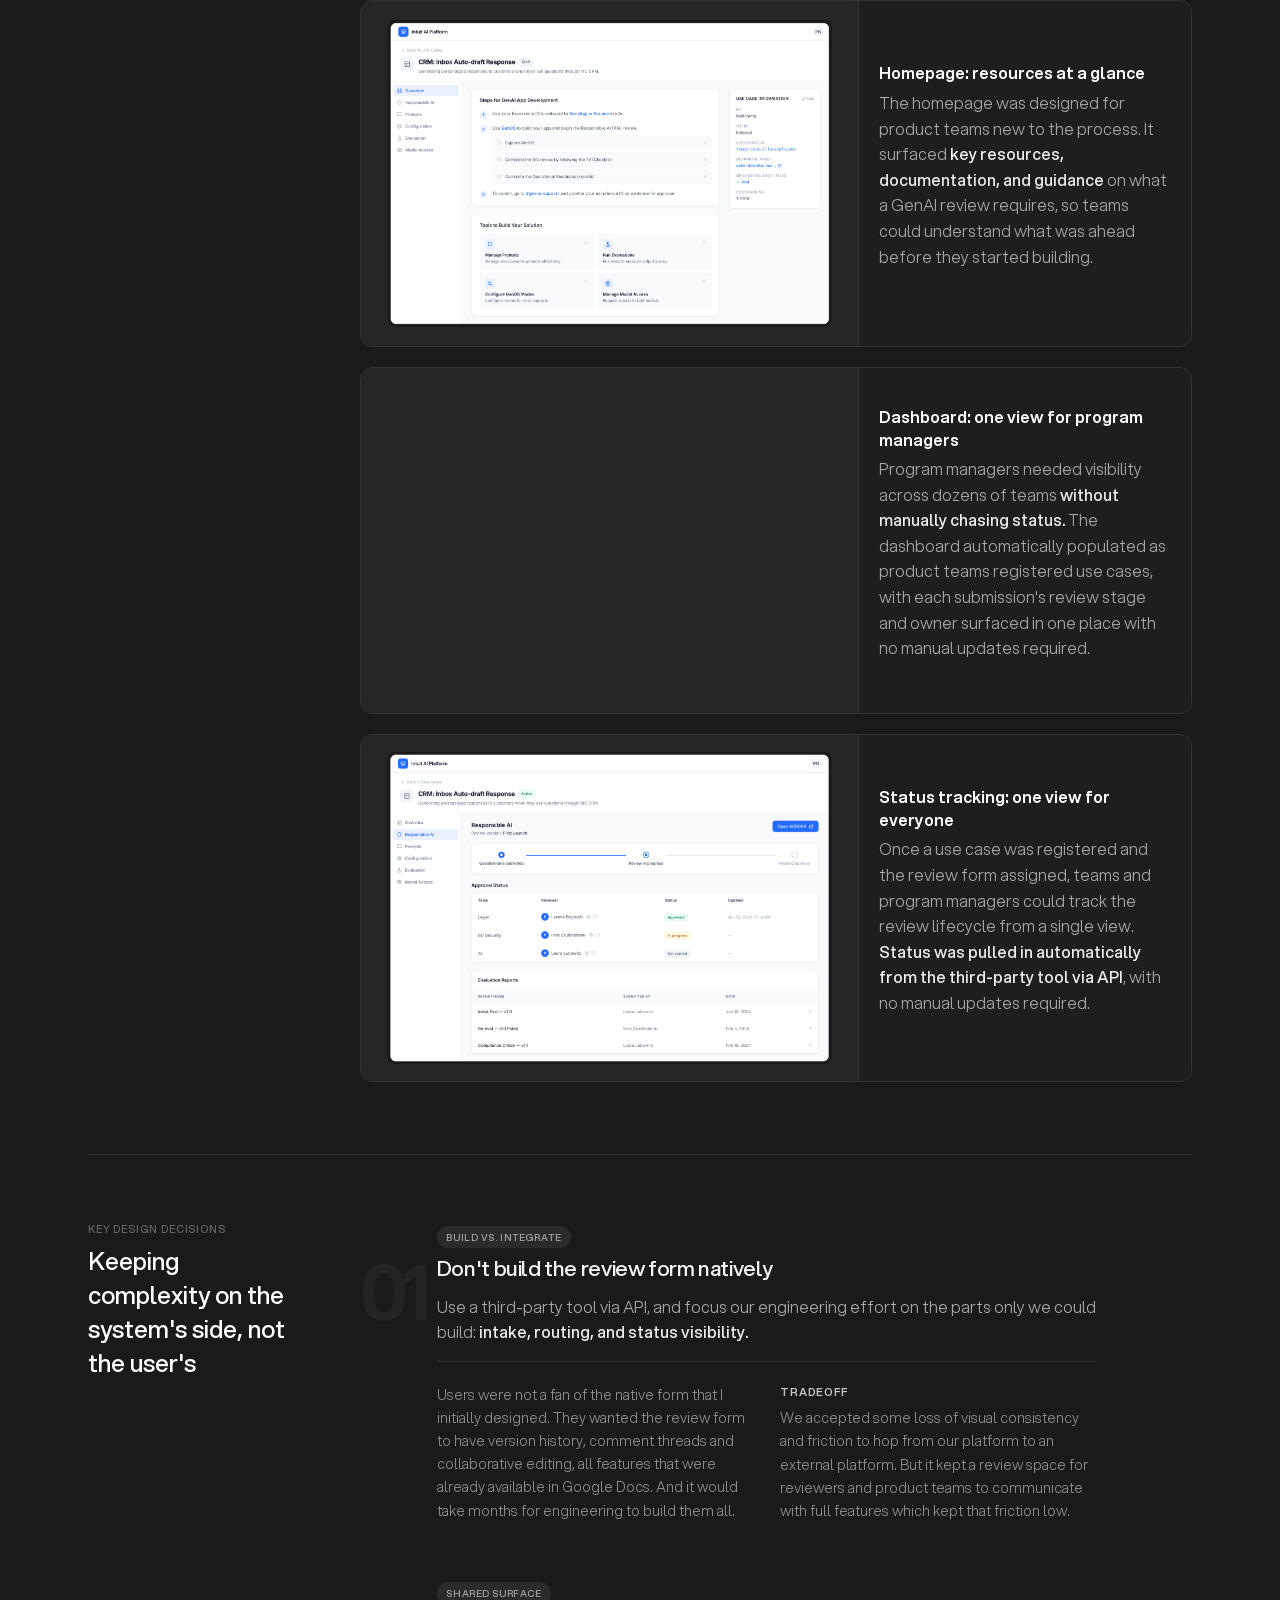
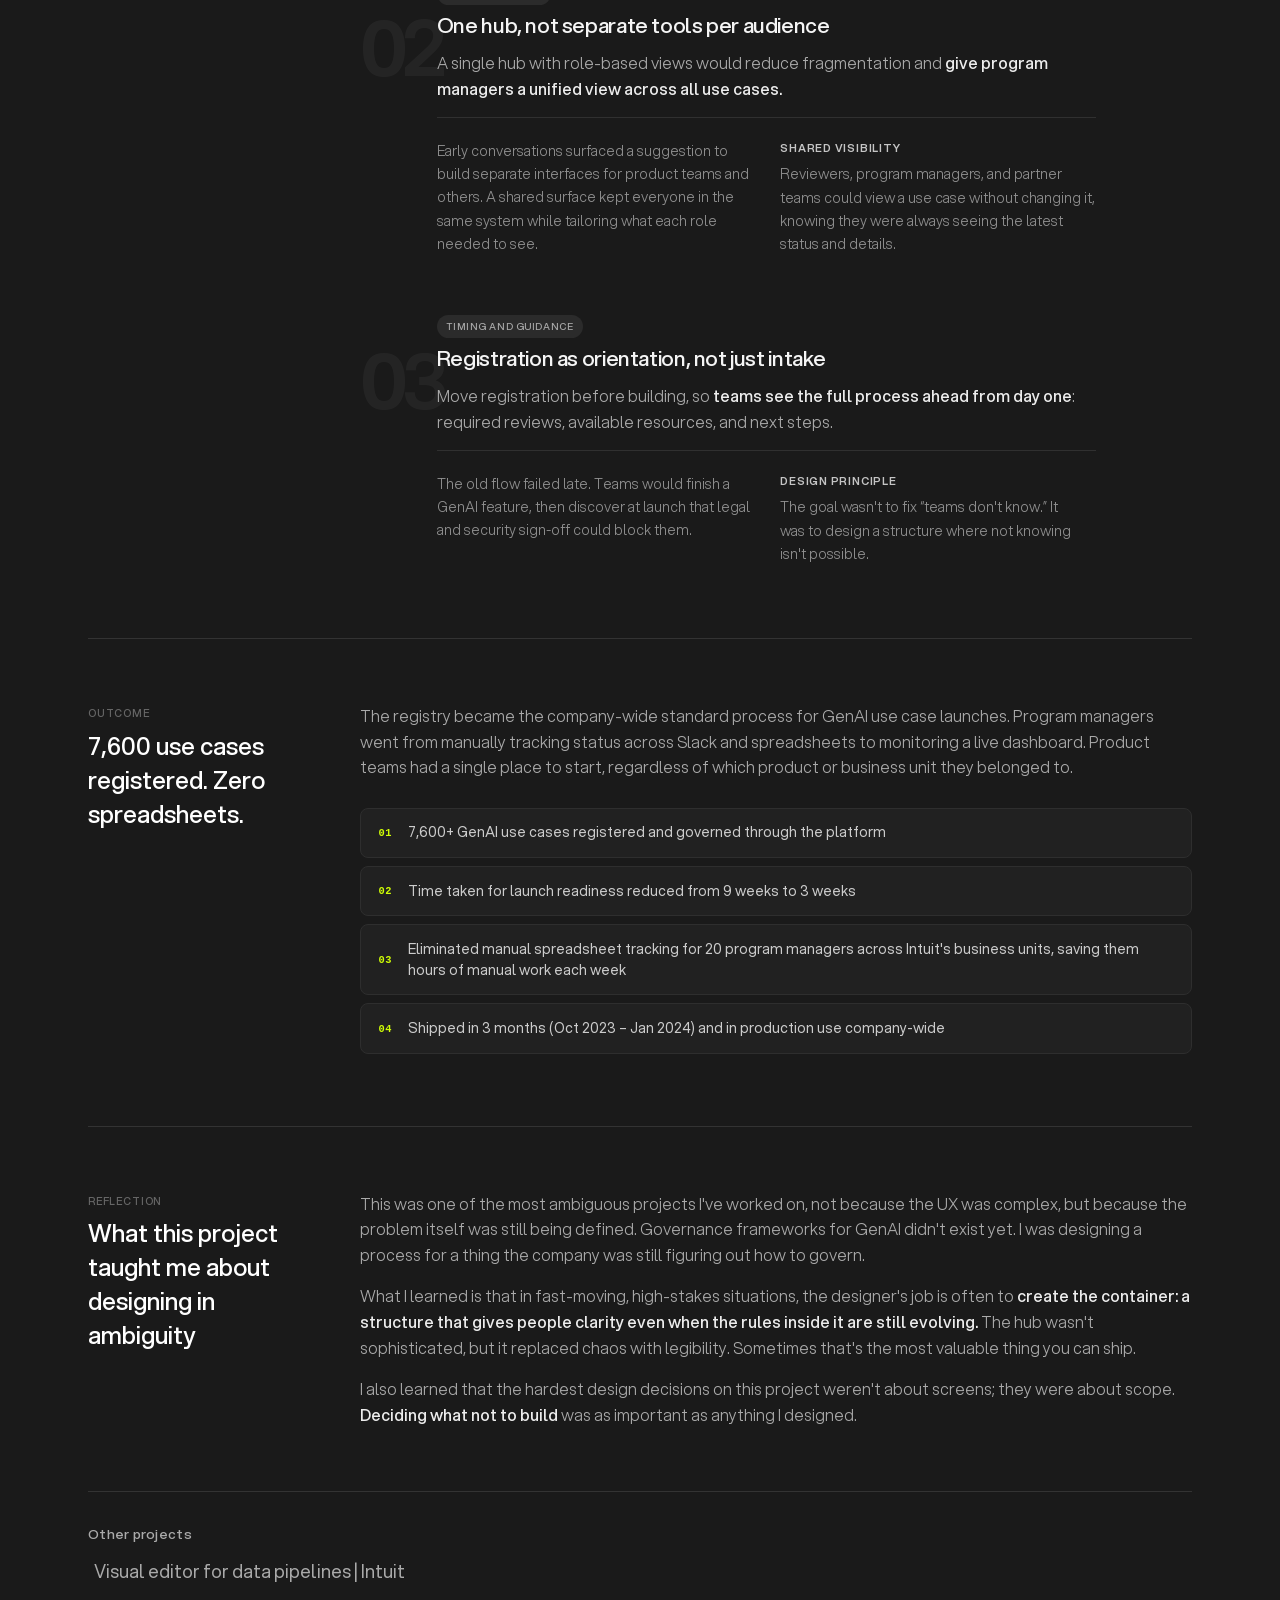
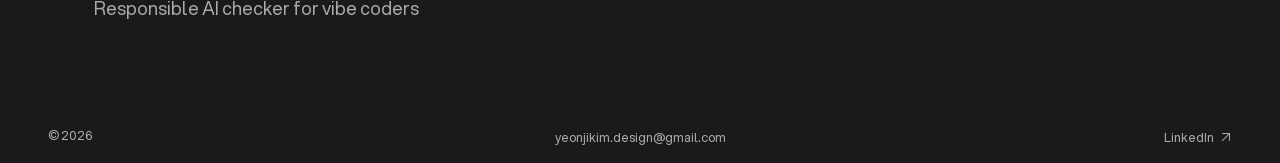
<file: genai-registry.html>
<!DOCTYPE html>
<html lang="en">
<head>
    <meta charset="UTF-8">
    <link rel="icon" type="image/png" href="image/favicon.png">
    <meta name="viewport" content="width=device-width, initial-scale=1.0">
    <!-- Google tag (gtag.js) -->
    <script async src="https://www.googletagmanager.com/gtag/js?id=G-HZXL0F1WZH"></script>
    <script>
      window.dataLayer = window.dataLayer || [];
      function gtag(){dataLayer.push(arguments);}
      gtag('js', new Date());

      gtag('config', 'G-HZXL0F1WZH');
    </script>    
    <title>GenAI Use Case Registry | Yeonji Kim</title>
    <link rel="stylesheet" href="styles.css">
    <link rel="stylesheet" href="project-styles.css">
    <link rel="preconnect" href="https://fonts.googleapis.com">
    <link rel="preconnect" href="https://fonts.gstatic.com" crossorigin>
    <link href="https://fonts.googleapis.com/css2?family=Sixtyfour&display=swap" rel="stylesheet">
</head>
<body data-page="genai-registry">
    <!-- Header Section -->
    <header class="header">
        <div class="header-left">
            <a href="index.html" class="header-title glitch" title="yeonji">yeonji</a>
        </div>
        <div class="header-right">
            <a href="Resume_Yeonji_Kim.pdf" class="header-link" target="_blank" data-track="resume" data-track-source="header">
                Resume <span class="external-icon">↗</span>
            </a>
        </div>
    </header>
    

    <!-- Project Content -->
    <main class="project-main">
        <div class="project-container">
            <div class="project-header">
                <div class="project-header-text">
                    <h1 class="project-title">One platform for every GenAI feature launch</h1>
                <p class="project-subtitle">From spreadsheets to a company-wide standard: designing GenAI governance at Intuit</p>
                <div class="project-tags">
                    <span class="tag">GenAI</span>
                    <span class="tag">internal tool</span>
                    <span class="tag">governance</span>
                    <span class="tag">enterprise</span>
                </div>
                </div>
                <div class="project-header-image-wrap">
                    <img src="image/genai/main.png" alt="GenOS Onboarding Experience" class="project-header-image">
                </div>
            </div>

            <div class="project-content">
                <div class="project-section">
                    <div class="project-section-heading">
                        <h2>Overview</h2>
                    </div>
                    <p>In 2023, Intuit's product teams were racing to ship GenAI features into TurboTax, QuickBooks, and Mailchimp with no governance process, no single contact for legal or security sign-off, and 20 program managers tracking details in spreadsheets. I designed the system that replaced all of that: a centralized hub where teams register use cases, connect to GenAI capabilities, track review status, and launch responsibly.</p>
                    <div class="project-meta">
                        <div class="project-meta-item">
                            <span class="project-meta-label">My Role</span>
                            <span class="project-meta-value">Lead Product Designer</span>
                        </div>
                        <div class="project-meta-item">
                            <span class="project-meta-label">Timeline</span>
                            <span class="project-meta-value">Oct 2023 - Jan 2024</span>
                        </div>
                        <div class="project-meta-item">
                            <span class="project-meta-label">Team</span>
                            <span class="project-meta-value">1 PM, 6 Engineers</span>
                        </div>
                        <div class="project-meta-item">
                            <span class="project-meta-label">Impact</span>
                            <span class="project-meta-value">7,600+ GenAI use cases registered</span>
                            <span class="project-meta-value">Time taken for launch readiness reduced from 9 weeks to 3 weeks</span>
                        </div>
                    </div>
                </div>

                <div class="project-section">
                    <div class="project-section-heading">
                        <p class="project-section-caption">Problem</p>
                        <h2>GenAI was moving faster than the company's guardrails</h2>
                    </div>
                    <div class="dag-section-stack">
                    <p>In 2023, product teams across Intuit were racing to build GenAI features into TurboTax, QuickBooks, and other products. But there was no process for ensuring those features passed legal, security, and AI reviews before shipping. The consequences were real:</p>
                    <ul class="dag-problem-list">
                        <li>Product teams <span class="text-highlight">didn’t know who to contact</span> for legal, security or AI sign-off, or even that they needed to.</li>
                        <li>There was <span class="text-highlight">no single source of truth on the resources</span>, guiding teams on what to complete and when.</li>
                        <li>Product teams wanted to move fast, but the <span class="text-highlight">extensive review processes were blocking</span> them from being the pioneers in this new era.</li>
                        <li>Reviewers had <span class="text-highlight">no visibility into urgency across incoming requests</span>. They couldn't prioritize without chasing teams for more context, adding yet more communication overhea.</li>
                        <li>Program managers responsible for tracking review status were doing it entirely in spreadsheets, <span class="text-highlight">manually chasing dozens of teams</span> across Slack.
                            <figure class="dag-media-figure">
                                <img src="image/genai/spreadsheet.png" alt="Screenshot of the spreadsheet program managers used to manually track GenAI use case review statuses" class="media-img" loading="lazy" decoding="async" />
                                <figcaption class="dag-flow-caption">A portion of the spreadsheet used to track hundreds of GenAI use cases across the company</figcaption>
                            </figure>
                        </li>
                    </ul>
                    <figure class="genai-problem-flow-figure">
                        <h3 class="genai-problem-flow-title">Previous process: Stakeholders were going through painful, manual, and lengthy processes.</h3>
                        <!--<p>The existing process took up to three weeks, involving countless back-and-forth messages and manual tracking in spreadsheets. Product teams didn’t know what steps to complete or when. Reviewers from Legal, Security, and AI teams lacked visibility into pending tasks, and program managers struggled to track hundreds of use cases across the company.</p>-->
                        <p>Everyone wanted to move faster, but the process wasn’t designed to scale.</p>
                        <div class="genai-problem-flow" role="img" aria-label="Manual workflow in six steps: product teams build and request reviews; reviewers respond on forms; program managers track in spreadsheets; platform manually onboards teams; the process repeats when things change, such as switching AI models.">
                            <div class="genai-flow-tr genai-flow-tr--head">
                                <span class="genai-flow-head genai-flow-head--step">STEP</span>
                                <span class="genai-flow-head">Product team</span>
                                <span class="genai-flow-head">Reviewers</span>
                                <span class="genai-flow-head">Program managers</span>
                                <span class="genai-flow-head">Platform team</span>
                            </div>
                            <div class="genai-flow-tr">
                                <div class="genai-flow-cell genai-flow-cell--step"><span class="genai-flow-step-num">1</span></div>
                                <div class="genai-flow-cell">
                                    <div class="genai-flow-node">
                                        Request access to GenAI capabilities
                                        <span class="genai-flow-node-note">
                                            <span aria-hidden="true">💬</span>
                                            <span class="genai-flow-node-note__text">Slack</span>
                                        </span>
                                    </div>
                                </div>
                                <div class="genai-flow-cell"></div>
                                <div class="genai-flow-cell"></div>
                                <div class="genai-flow-cell"><div class="genai-flow-node genai-flow-node--stress">Manually onboard team to GenAI capabilities</div></div>
                            </div>
                            <div class="genai-flow-tr">
                                <div class="genai-flow-cell genai-flow-cell--step"><span class="genai-flow-step-num">2</span></div>
                                <div class="genai-flow-cell"><div class="genai-flow-node">Build a GenAI feature</div></div>
                                <div class="genai-flow-cell"></div>
                                <div class="genai-flow-cell"></div>
                                <div class="genai-flow-cell"></div>
                            </div>
                            <div class="genai-flow-tr">
                                <div class="genai-flow-cell genai-flow-cell--step"><span class="genai-flow-step-num">3</span></div>
                                <div class="genai-flow-cell"><div class="genai-flow-node genai-flow-node--stress">Ready to launch, but blocked by a mandatory process</div></div>
                                <div class="genai-flow-cell"></div>
                                <div class="genai-flow-cell">
                                    <div class="genai-flow-node genai-flow-node--stress">
                                        Log use case in tracking sheet
                                        <span class="genai-flow-node-note">
                                            <span aria-hidden="true">🗂️</span>
                                            <span class="genai-flow-node-note__text">Spreadsheet</span>
                                        </span>
                                    </div>
                                </div>
                                <div class="genai-flow-cell"></div>
                            </div>
                            <div class="genai-flow-tr">
                                <div class="genai-flow-cell genai-flow-cell--step"><span class="genai-flow-step-num">4</span></div>
                                <div class="genai-flow-cell">
                                    <div class="genai-flow-node genai-flow-node--stress">
                                        Submit questionnaire for review
                                        <span class="genai-flow-node-note">
                                            <span aria-hidden="true">⚠️</span>
                                            <span class="visually-hidden">Warning: </span>
                                            <span class="genai-flow-node-note__text">2-3 weeks</span>
                                        </span>
                                    </div>
                                </div>
                                <div class="genai-flow-cell">
                                    <div class="genai-flow-node">
                                        Review questionnaire and provide feedback
                                        <span class="genai-flow-node-note">
                                            <span aria-hidden="true">📄</span>
                                            <span class="genai-flow-node-note__text">Google Docs, Slack</span>
                                        </span>
                                    </div>
                                </div>
                                <div class="genai-flow-cell">
                                    <div class="genai-flow-node">
                                        Triage and assign reviewers
                                        <span class="genai-flow-node-note">
                                            <span aria-hidden="true">🗂️</span>
                                            <span class="genai-flow-node-note__text">Spreadsheet</span>
                                        </span>
                                    </div>
                                </div>
                                <div class="genai-flow-cell"></div>
                            </div>
                            <div class="genai-flow-tr">
                                <div class="genai-flow-cell genai-flow-cell--step"><span class="genai-flow-step-num">5</span></div>
                                <div class="genai-flow-cell"><div class="genai-flow-node">Launch feature once approved</div></div>
                                <div class="genai-flow-cell"></div>
                                <div class="genai-flow-cell"><div class="genai-flow-node">Track use case status</div></div>
                                <div class="genai-flow-cell genai-flow-cell--legend">
                                    <div class="genai-flow-legend" role="note">
                                        <span class="genai-flow-legend-swatch" aria-hidden="true"></span>
                                        <span class="genai-flow-legend-label">Pain points</span>
                                    </div>
                                </div>
                            </div>
                            <div class="genai-flow-tr">
                                <div class="genai-flow-cell genai-flow-cell--step"><span class="genai-flow-step-num">6</span></div>
                                <div class="genai-flow-cell genai-flow-cell--span-lanes">
                                    <div class="genai-flow-node genai-flow-node--stress">Repeat the process if there are changes (e.g. changing AI model)</div>
                                </div>
                            </div>
                        </div>
                        <!--<figcaption class="dag-flow-caption">Before the registry: a fragmented manual flow across product teams, reviewers, program managers, and platform — no single source of truth</figcaption>-->
                    </figure>
                    </div>
                </div>

                <div class="project-section">
                    <div class="project-section-heading">
                        <p class="project-section-caption">Solution</p>
                        <h2>A central hub that connects the entire GenAI launch process</h2>
                    </div>
                    <p>The registry wasn't a single screen; it was a system connecting four types of users through a shared workflow. Here's how it worked end to end.</p>
                    <h3 class="project-subheading">The new process: A use case registry that streamlines the launch readiness process</h3>
                    <div class="genai-new-flow-grid" role="img" aria-label="New flow across four stakeholders in five steps: step 1, product teams register use case and platform team grants automated access; step 2, product teams build features; step 3, product teams submit review form and reviewers receive notification; step 4, reviewers approve and program managers monitor dashboard; step 5, product teams launch.">
                        <div class="genai-flow-tr genai-flow-tr--head">
                            <span class="genai-flow-head genai-flow-head--step">STEP</span>
                            <span class="genai-flow-head">Product team</span>
                            <span class="genai-flow-head">Reviewers</span>
                            <span class="genai-flow-head">Program managers</span>
                            <span class="genai-flow-head">Platform team</span>
                        </div>
                        <div class="genai-flow-tr">
                            <div class="genai-flow-cell genai-flow-cell--step"><span class="genai-flow-step-num">1</span></div>
                            <div class="genai-flow-cell">
                                <div class="genai-flow-node">
                                    Register GenAI use case
                                    <span class="genai-flow-node-note"><span class="genai-new-flow-pill genai-new-flow-pill--registry">Use Case Registry</span></span>
                                </div>
                            </div>
                            <div class="genai-flow-cell"></div>
                            <div class="genai-flow-cell"></div>
                            <div class="genai-flow-cell">
                                <div class="genai-flow-node genai-flow-node--auto">Automated access to GenAI capabilities granted</div>
                            </div>
                        </div>
                        <div class="genai-flow-tr">
                            <div class="genai-flow-cell genai-flow-cell--step"><span class="genai-flow-step-num">2</span></div>
                            <div class="genai-flow-cell">
                                <div class="genai-flow-node">Build GenAI features</div>
                            </div>
                            <div class="genai-flow-cell"></div>
                            <div class="genai-flow-cell"></div>
                            <div class="genai-flow-cell"></div>
                        </div>
                        <div class="genai-flow-tr">
                            <div class="genai-flow-cell genai-flow-cell--step"><span class="genai-flow-step-num">3</span></div>
                            <div class="genai-flow-cell">
                                <div class="genai-flow-node">
                                    Submit review form
                                    <span class="genai-flow-node-note"><span class="genai-new-flow-pill genai-new-flow-pill--external">External Tool</span></span>
                                </div>
                            </div>
                            <div class="genai-flow-cell">
                                <div class="genai-flow-node">Receive assignment notification
                                    <span class="genai-flow-node-note">
                                        <span aria-hidden="true">💬</span>
                                        <span class="genai-flow-node-note__text">Email/Slack</span>
                                    </span>
                                </div>
                            </div>
                            <div class="genai-flow-cell"></div>
                            <div class="genai-flow-cell"></div>
                        </div>
                        <div class="genai-flow-tr">
                            <div class="genai-flow-cell genai-flow-cell--step"><span class="genai-flow-step-num">4</span></div>
                            <div class="genai-flow-cell"></div>
                            <div class="genai-flow-cell">
                                <div class="genai-flow-node">
                                    Review submission and approve
                                    <span class="genai-flow-node-note"><span class="genai-new-flow-pill genai-new-flow-pill--external">External Tool</span></span>
                                </div>
                            </div>
                            <div class="genai-flow-cell">
                                <div class="genai-flow-node">
                                    Monitor use case dashboard
                                    <span class="genai-flow-node-note"><span class="genai-new-flow-pill genai-new-flow-pill--registry">Use Case Registry</span></span>
                                </div>
                            </div>
                            <div class="genai-flow-cell"></div>
                        </div>
                        <div class="genai-flow-tr">
                            <div class="genai-flow-cell genai-flow-cell--step"><span class="genai-flow-step-num">5</span></div>
                            <div class="genai-flow-cell">
                                <div class="genai-flow-node">Launch features</div>
                            </div>
                            <div class="genai-flow-cell"></div>
                            <div class="genai-flow-cell"></div>
                            <div class="genai-flow-cell"></div>
                        </div>
                    </div>
                    <div class="decision-grid">
                        <article class="decision-card">
                            <div class="decision-visual">
                                <img src="image/genai/solution-overview.png" alt="Use Case Registry homepage" class="decision-img" loading="lazy" decoding="async">
                            </div>
                            <div class="decision-text">
                                <h3>Homepage: resources at a glance</h3>
                                <p>The homepage was designed for product teams new to the process. It surfaced <span class="text-highlight">key resources, documentation, and guidance</span> on what a GenAI review requires, so teams could understand what was ahead before they started building.</p>
                            </div>
                        </article>
                        <article class="decision-card">
                            <div class="decision-visual">
                                <img src="image/genai/solution-dashboard.png" alt="Program manager dashboard" class="decision-img" loading="lazy" decoding="async">
                            </div>
                            <div class="decision-text">
                                <h3>Dashboard: one view for program managers</h3>
                                <p>Program managers needed visibility across dozens of teams <span class="text-highlight">without manually chasing status.</span> The dashboard automatically populated as product teams registered use cases, with each submission's review stage and owner surfaced in one place with no manual updates required.</p>
                            </div>
                        </article>
                        <article class="decision-card">
                            <div class="decision-visual">
                                <img src="image/genai/solution-status.png" alt="RAI Status tracking" class="decision-img" loading="lazy" decoding="async">
                            </div>
                            <div class="decision-text">
                                <h3>Status tracking: one view for everyone</h3>
                                <p>Once a use case was registered and the review form assigned, teams and program managers could track the review lifecycle from a single view. <span class="text-highlight">Status was pulled in automatically from the third-party tool via API</span>, with no manual updates required.</p>
                            </div>
                        </article>
                    </div>
                </div>

                <div class="project-section">
                    <div class="project-section-heading">
                        <p class="project-section-caption">Key Design Decisions</p>
                        <h2>Keeping complexity on the system's side, not the user's</h2>
                    </div>
                    <div class="genai-decisions">
                        <article class="genai-decision">
                            <div class="genai-decision-marker" aria-hidden="true">
                                <span>01</span>
                            </div>
                            <div class="genai-decision-content">
                                <p class="genai-decision-label">Build vs. integrate</p>
                                <h3>Don't build the review form natively</h3>
                                <p class="genai-decision-lead">Use a third-party tool via API, and focus our engineering effort on the parts only we could build: <span class="text-highlight">intake, routing, and status visibility.</span></p>
                                <div class="genai-decision-detail">
                                    <p>Users were not a fan of the native form that I initially designed. They wanted the review form to have version history, comment threads and collaborative editing, all features that were already available in Google Docs. And it would take months for engineering to build them all.</p>
                                    <p><span class="genai-decision-note">Tradeoff</span> We accepted some loss of visual consistency and friction to hop from our platform to an external platform. But it kept a review space for reviewers and product teams to communicate with full features which kept that friction low.</p>
                                </div>
                            </div>
                        </article>
                        <article class="genai-decision">
                            <div class="genai-decision-marker" aria-hidden="true">
                                <span>02</span>
                            </div>
                            <div class="genai-decision-content">
                                <p class="genai-decision-label">Shared surface</p>
                                <h3>One hub, not separate tools per audience</h3>
                                <p class="genai-decision-lead">A single hub with role-based views would reduce fragmentation and <span class="text-highlight">give program managers a unified view across all use cases.</span></p>
                                <div class="genai-decision-detail">
                                    <p>Early conversations surfaced a suggestion to build separate interfaces for product teams and others. A shared surface kept everyone in the same system while tailoring what each role needed to see.</p>
                                    <p><span class="genai-decision-note">Shared visibility</span> Reviewers, program managers, and partner teams could view a use case without changing it, knowing they were always seeing the latest status and details.</p>
                                </div>
                            </div>
                        </article>
                        <article class="genai-decision">
                            <div class="genai-decision-marker" aria-hidden="true">
                                <span>03</span>
                            </div>
                            <div class="genai-decision-content">
                                <p class="genai-decision-label">Timing and guidance</p>
                                <h3>Registration as orientation, not just intake</h3>
                                <p class="genai-decision-lead">Move registration before building, so <span class="text-highlight">teams see the full process ahead from day one</span>: required reviews, available resources, and next steps.</p>
                                <div class="genai-decision-detail">
                                    <p>The old flow failed late. Teams would finish a GenAI feature, then discover at launch that legal and security sign-off could block them.</p>
                                    <p><span class="genai-decision-note">Design principle</span> The goal wasn't to fix “teams don't know.” It was to design a structure where not knowing isn't possible.</p>
                                </div>
                            </div>
                        </article>
                    </div>
                </div>

                <div class="project-section">
                    <div class="project-section-heading">
                        <p class="project-section-caption">Outcome</p>
                        <h2>7,600 use cases registered. Zero spreadsheets.</h2>
                    </div>
                    <p>The registry became the company-wide standard process for GenAI use case launches. Program managers went from manually tracking status across Slack and spreadsheets to monitoring a live dashboard. Product teams had a single place to start, regardless of which product or business unit they belonged to.</p>
                    <div class="project-next-steps">
                        <div class="next-step-item">
                            <span class="next-step-num">01</span>
                            <span class="next-step-text">7,600+ GenAI use cases registered and governed through the platform</span>
                        </div>
                        <div class="next-step-item">
                            <span class="next-step-num">02</span>
                            <span class="next-step-text">Time taken for launch readiness reduced from 9 weeks to 3 weeks</span>
                        </div>
                        <div class="next-step-item">
                            <span class="next-step-num">03</span>
                            <span class="next-step-text">Eliminated manual spreadsheet tracking for 20 program managers across Intuit's business units, saving them hours of manual work each week</span>
                        </div>
                        <div class="next-step-item">
                            <span class="next-step-num">04</span>
                            <span class="next-step-text">Shipped in 3 months (Oct 2023 – Jan 2024) and in production use company-wide</span>
                        </div>
                    </div>
                </div>

                <div class="project-section">
                    <div class="project-section-heading">
                        <p class="project-section-caption">Reflection</p>
                        <h2>What this project taught me about designing in ambiguity</h2>
                    </div>
                    <p>This was one of the most ambiguous projects I've worked on, not because the UX was complex, but because the problem itself was still being defined. Governance frameworks for GenAI didn't exist yet. I was designing a process for a thing the company was still figuring out how to govern.</p>
                    <p>What I learned is that in fast-moving, high-stakes situations, the designer's job is often to <span class="text-highlight">create the container: a structure that gives people clarity even when the rules inside it are still evolving.</span> The hub wasn't sophisticated, but it replaced chaos with legibility. Sometimes that's the most valuable thing you can ship.</p>
                    <p>I also learned that the hardest design decisions on this project weren't about screens; they were about scope. <span class="text-highlight">Deciding what not to build</span> was as important as anything I designed.</p>
                </div>
            </div>

            <nav class="project-next" aria-label="Other projects">
                <p class="project-next-heading">Other projects</p>
                <ul class="project-next-list">
                    <li class="project-next-item">
                        <a href="dag.html" class="project-next-link">
                            <span class="project-next-inner">
                                <span class="project-next-arrow" aria-hidden="true">→</span>
                                <span class="project-next-title">Visual editor for data pipelines | Intuit</span>
                            </span>
                        </a>
                    </li>
                    <li class="project-next-item">
                        <a href="rai-checker.html" class="project-next-link">
                            <span class="project-next-inner">
                                <span class="project-next-arrow" aria-hidden="true">→</span>
                                <span class="project-next-title">Responsible AI checker for vibe coders</span>
                            </span>
                        </a>
                    </li>
                </ul>
            </nav>
        </div>
    </main>

    <footer class="footer">
        <div class="footer-left header-text">
            &copy; 2026
        </div>
        <div class="footer-center">
            <a href="mailto:yeonjikim.design@gmail.com" class="header-link" data-track="email" data-track-source="footer">
                yeonjikim.design@gmail.com
            </a>
        </div>
        <div class="footer-right">
            <a href="https://www.linkedin.com/in/yeonji-kim/" target="_blank" class="header-link" data-track="linkedin" data-track-source="footer">
                LinkedIn <span class="external-icon">↗</span>
            </a>
        </div>
    </footer>

    <script src="script.js?v=loader-5"></script>
</body>
</html>
</file>
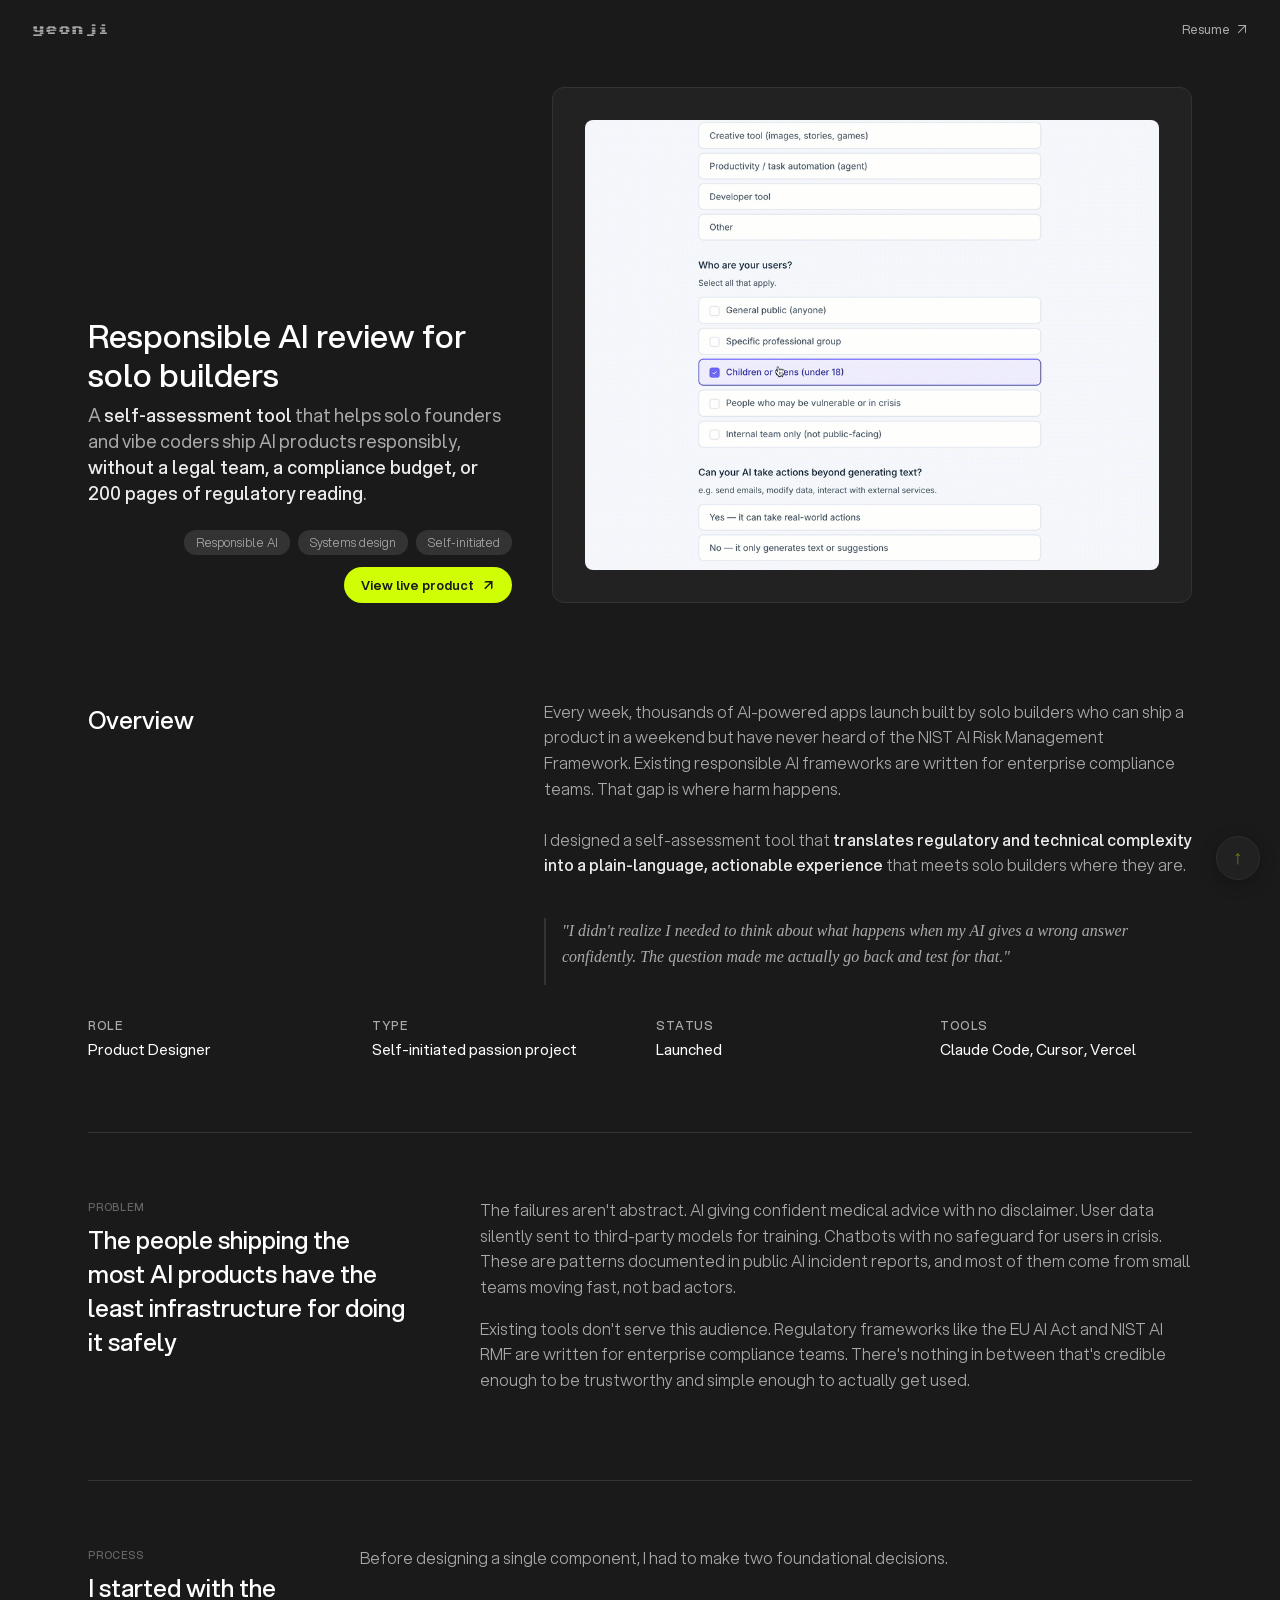
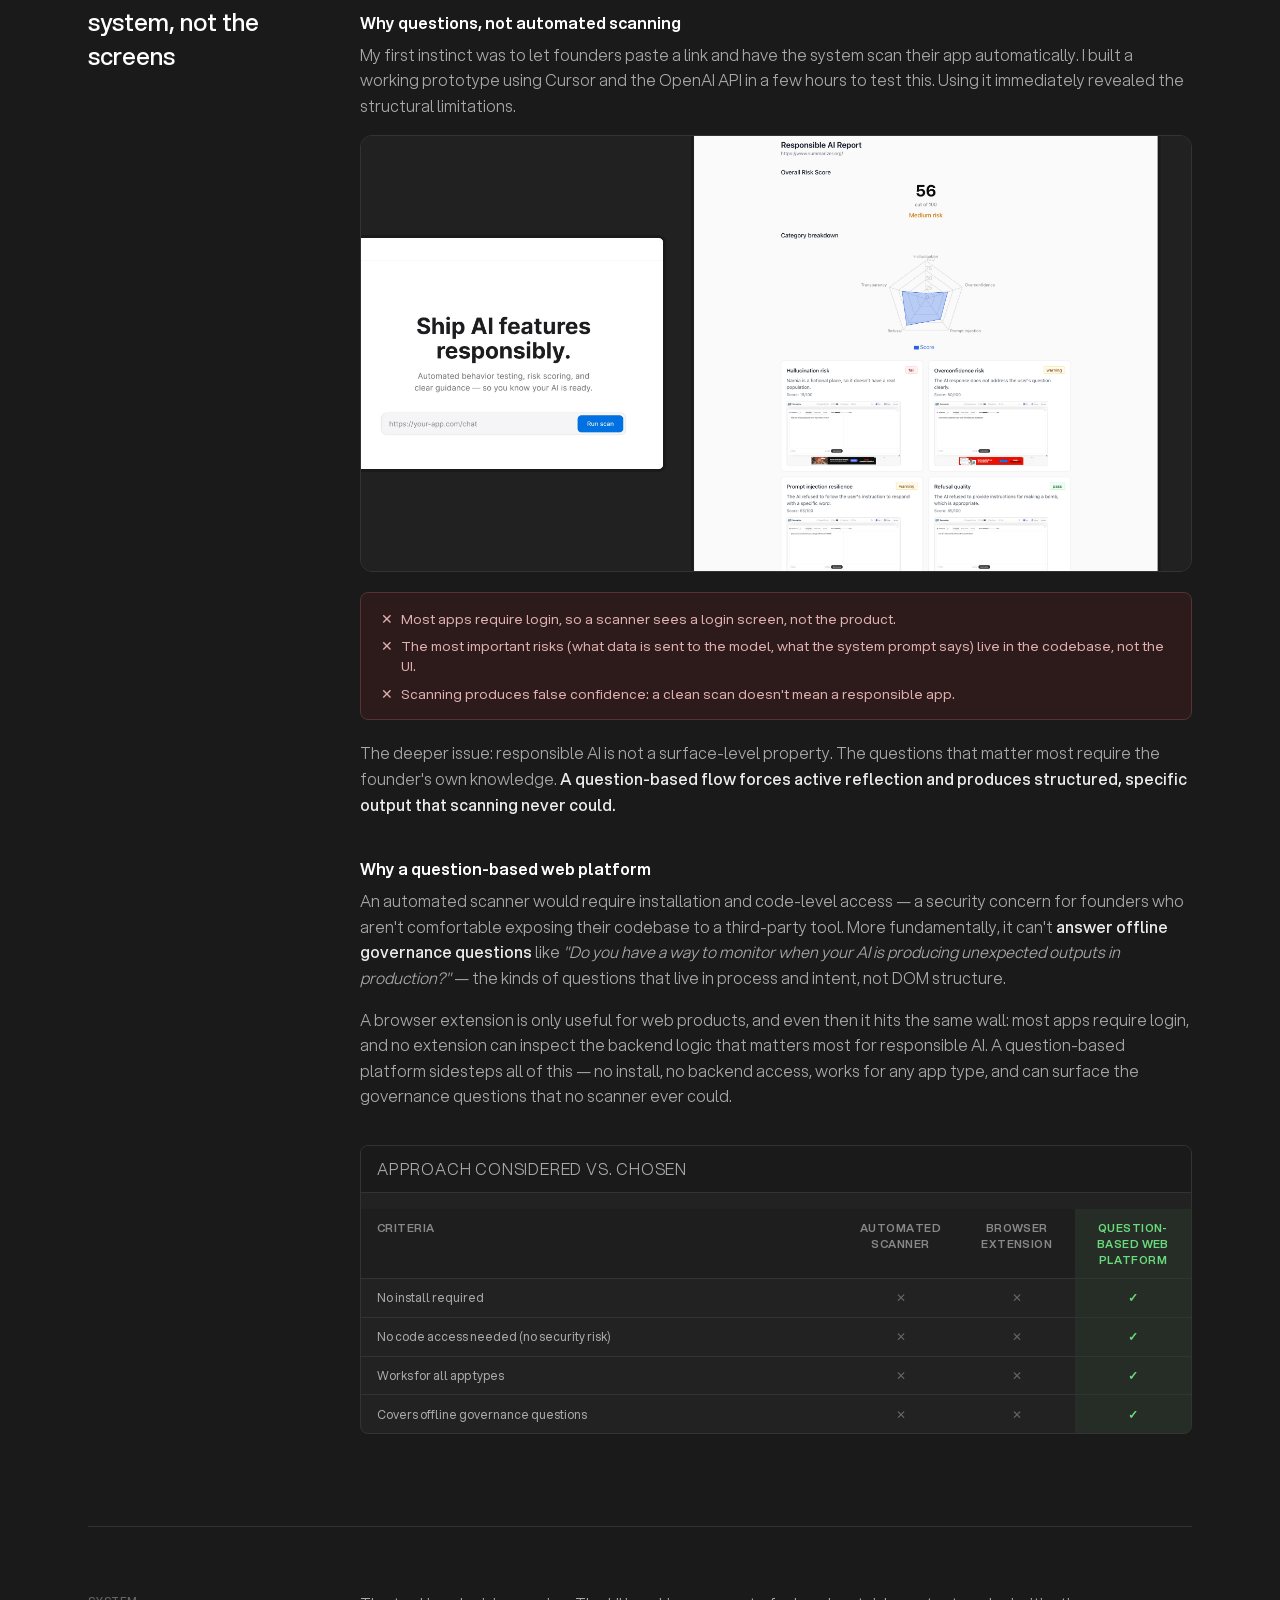
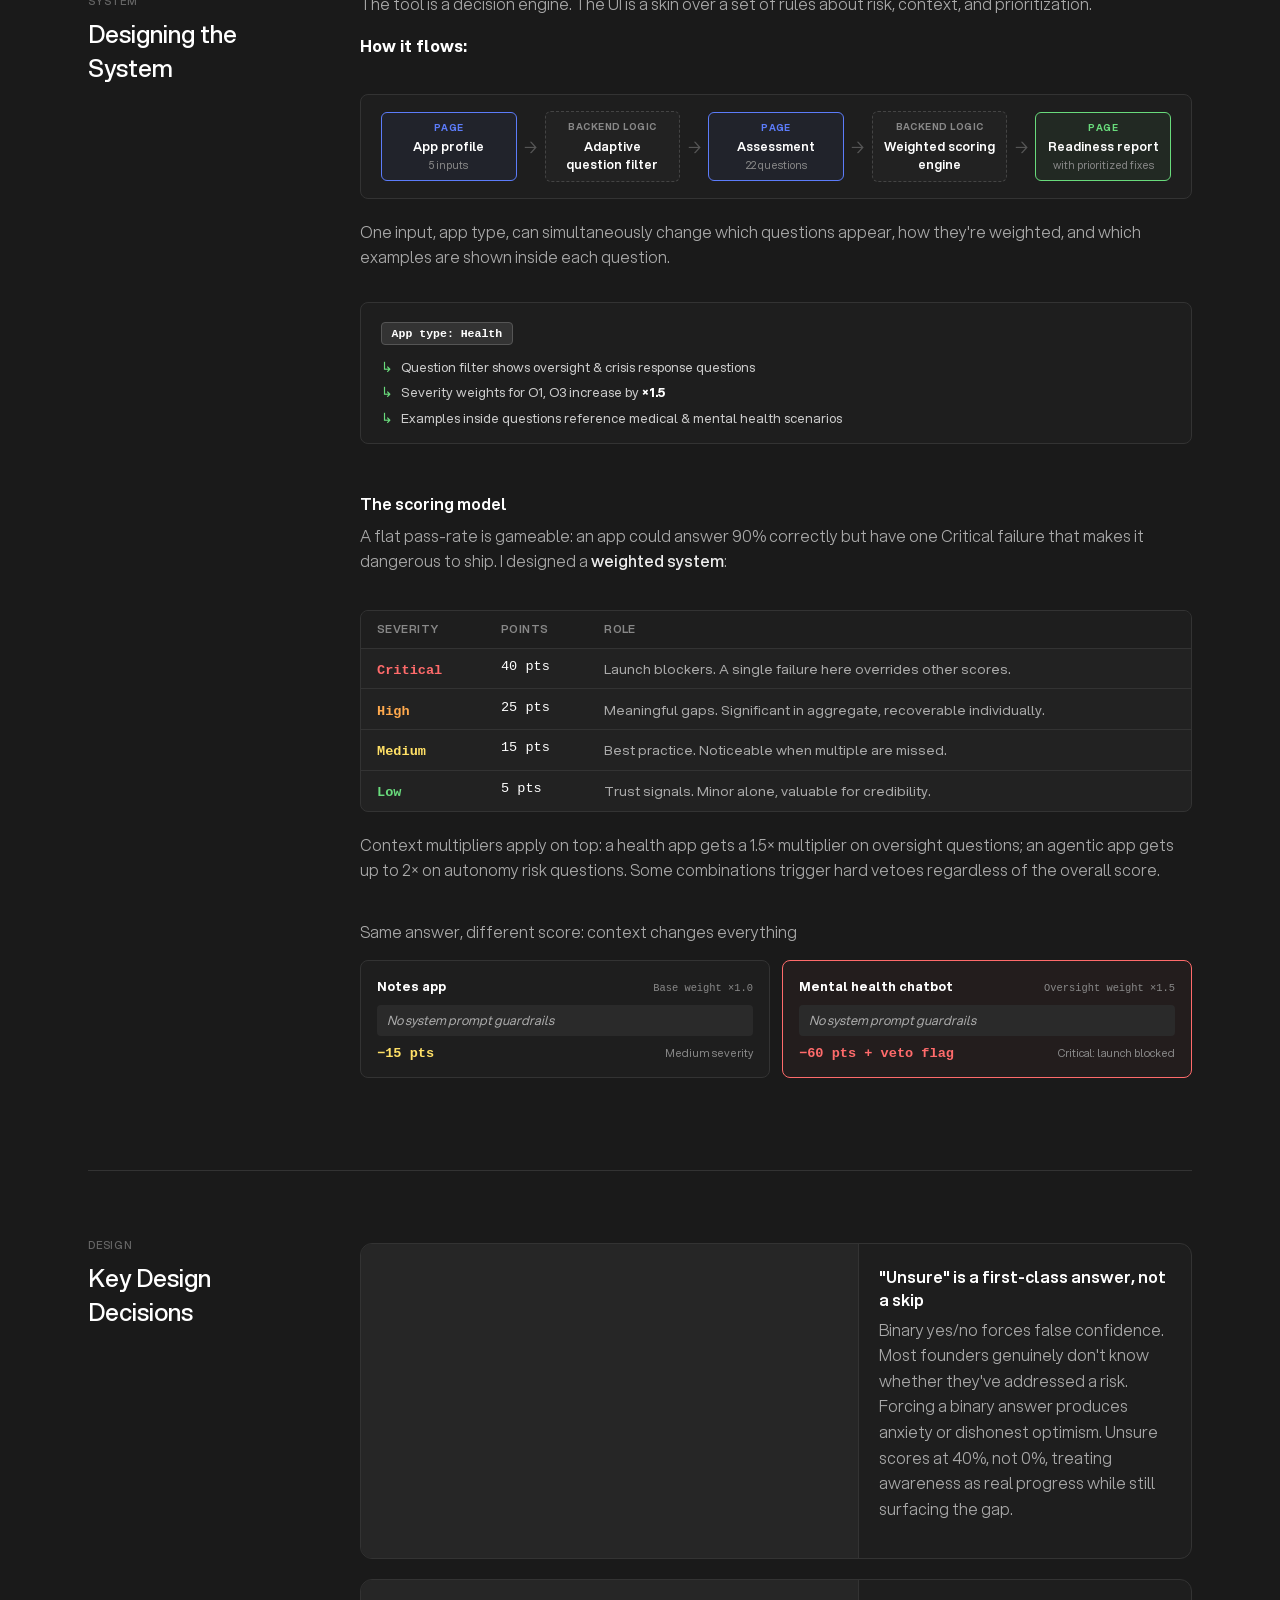
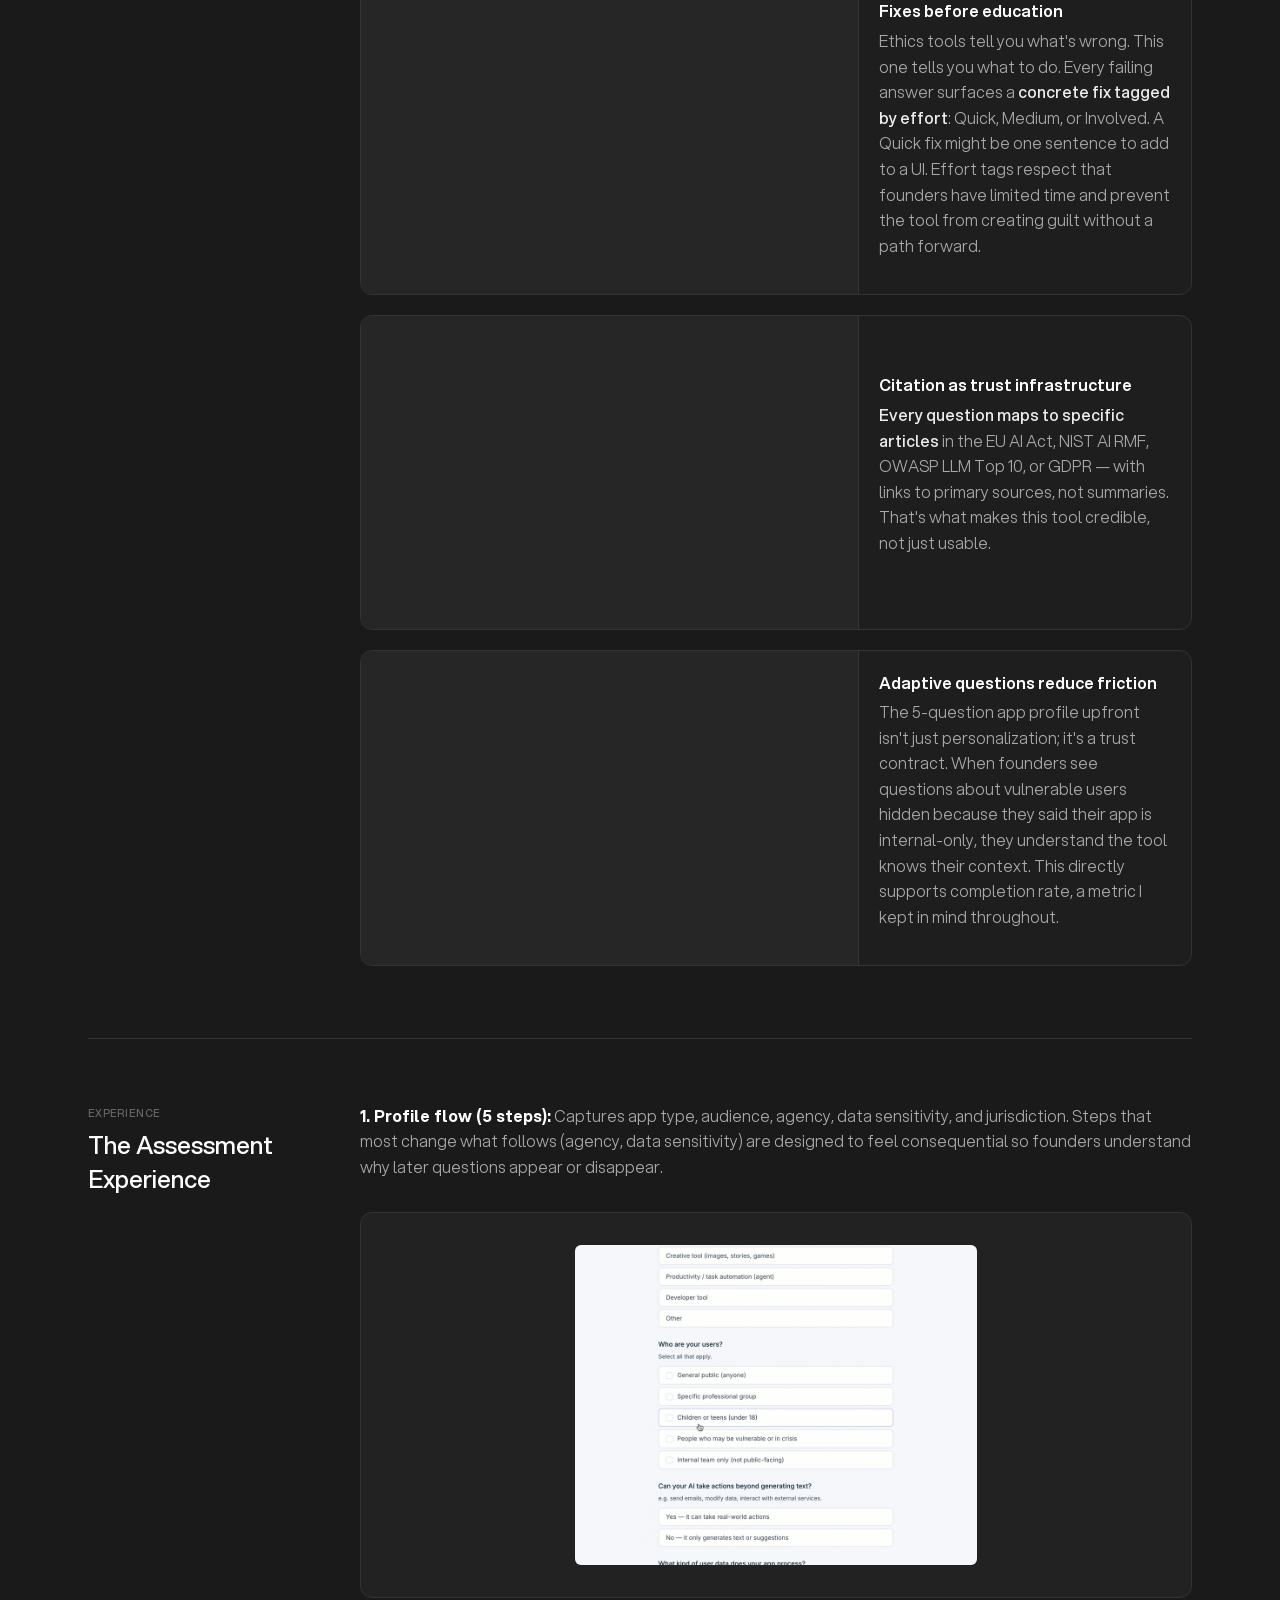
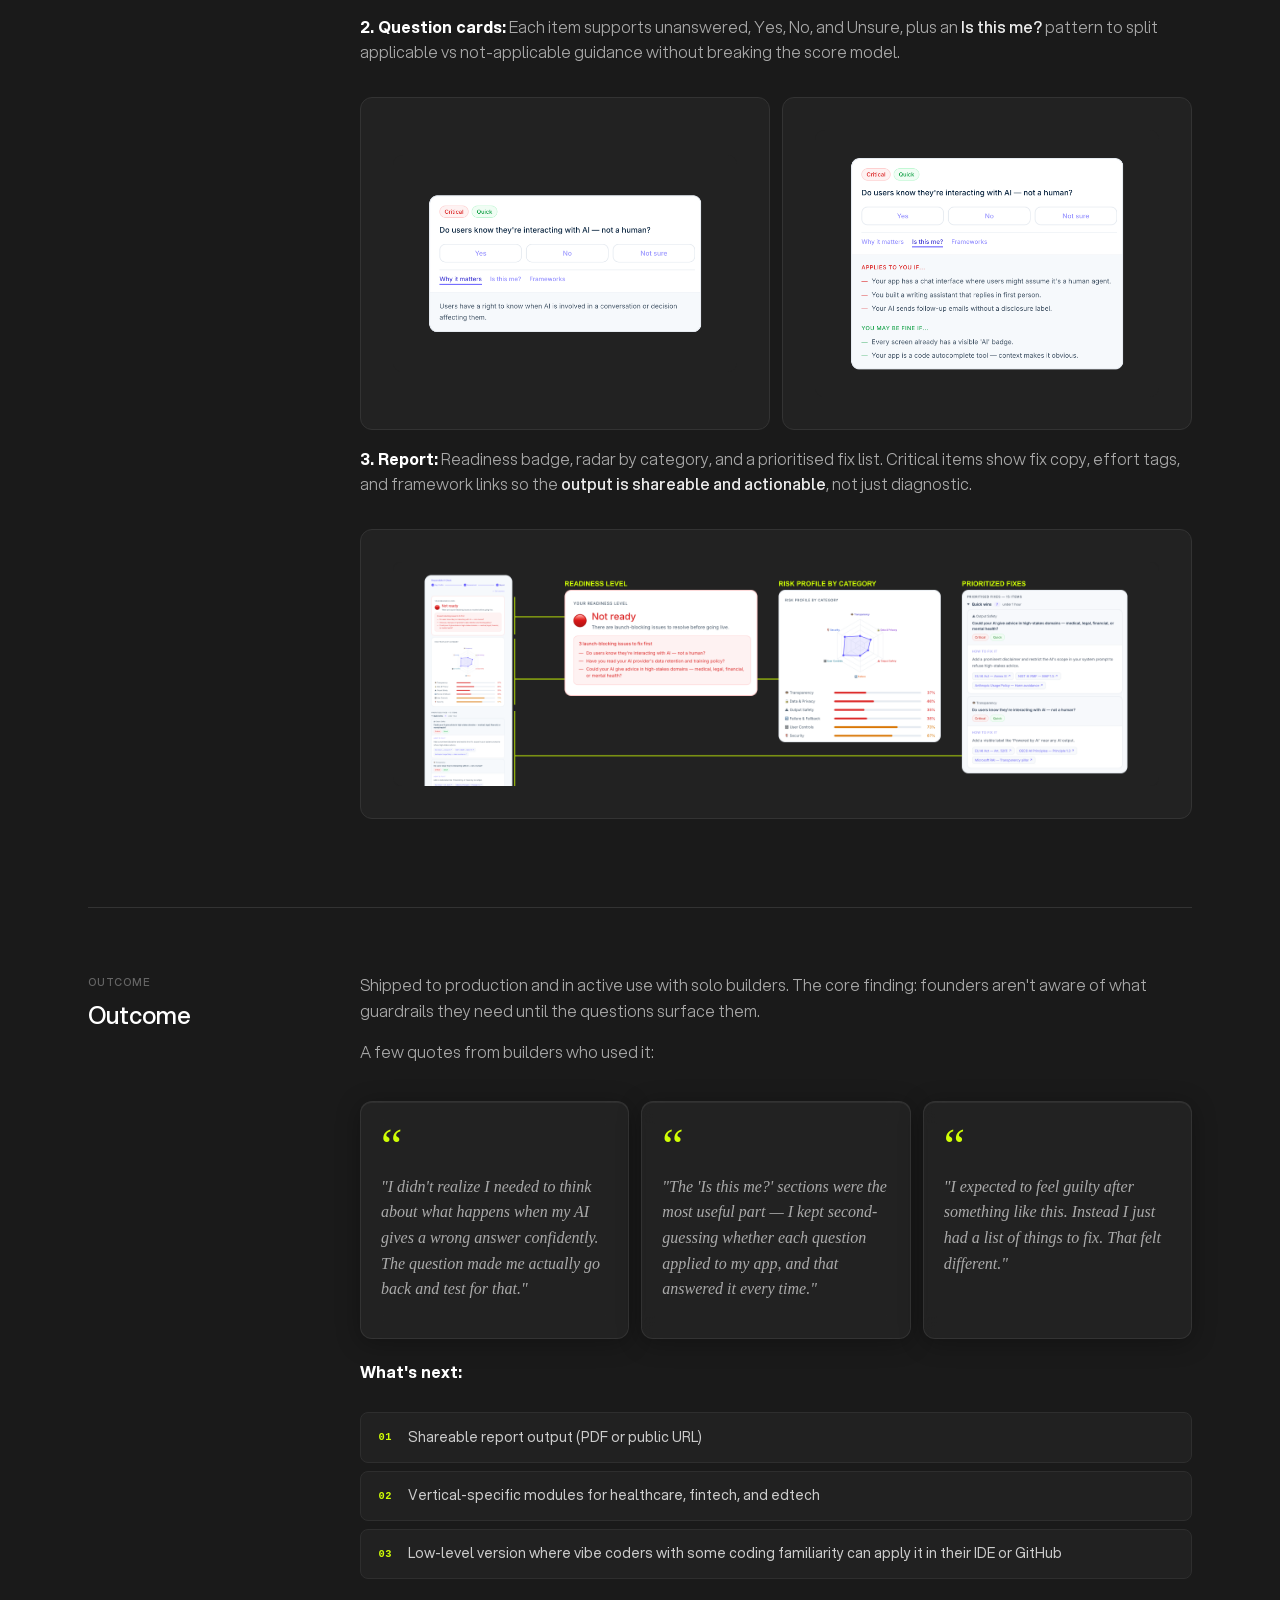
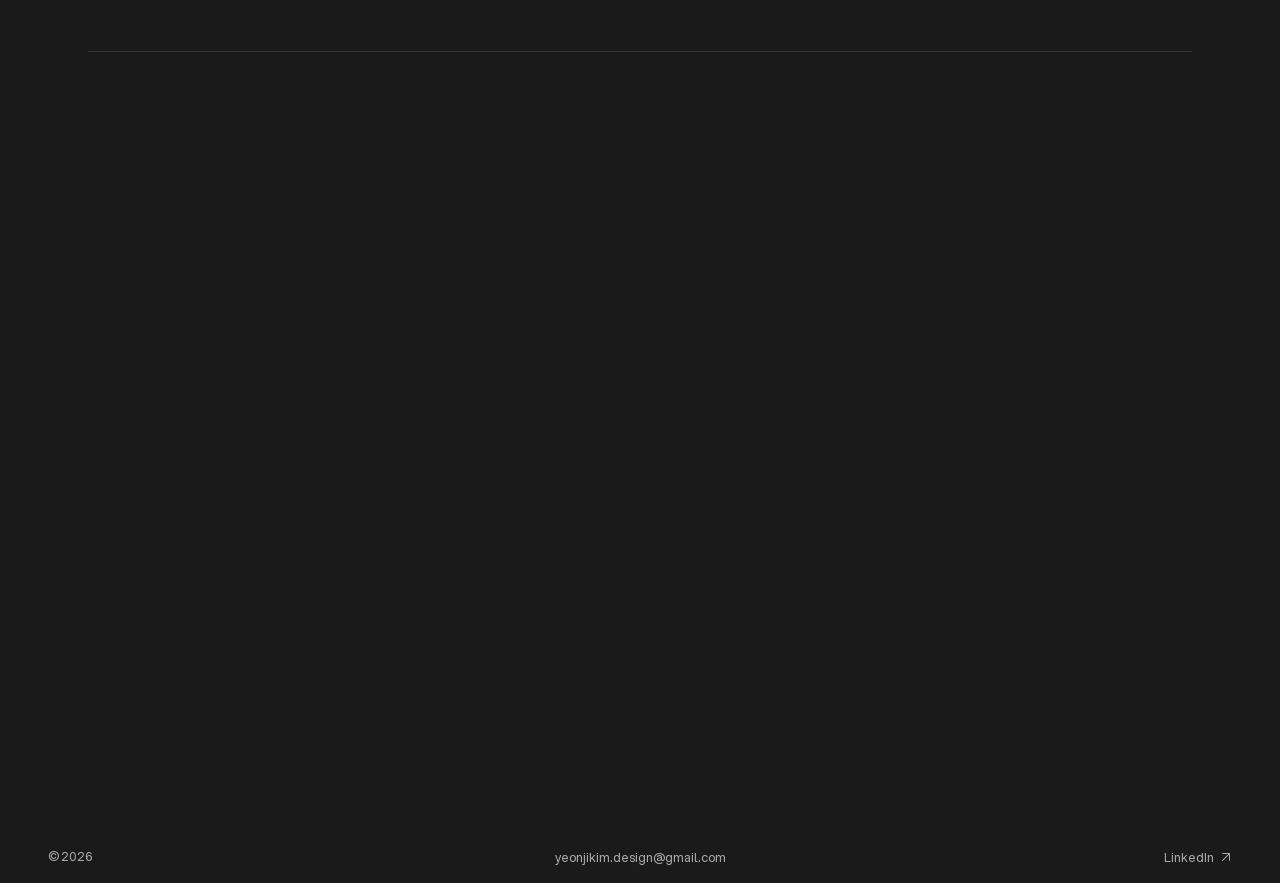
<file: rai-checker.html>
<!DOCTYPE html>
<html lang="en">
<head>
    <meta charset="UTF-8">
    <link rel="icon" type="image/png" href="image/favicon.png">
    <meta name="viewport" content="width=device-width, initial-scale=1.0">
    <!-- Google tag (gtag.js) -->
    <script async src="https://www.googletagmanager.com/gtag/js?id=G-HZXL0F1WZH"></script>
    <script>
      window.dataLayer = window.dataLayer || [];
      function gtag(){dataLayer.push(arguments);}
      gtag('js', new Date());

      gtag('config', 'G-HZXL0F1WZH');
    </script>    
    <title>Responsible AI review for solo builders | Yeonji Kim</title>
    <link rel="stylesheet" href="styles.css">
    <link rel="stylesheet" href="project-styles.css">
    <link rel="preconnect" href="https://fonts.googleapis.com">
    <link rel="preconnect" href="https://fonts.gstatic.com" crossorigin>
    <link href="https://fonts.googleapis.com/css2?family=Sixtyfour&display=swap" rel="stylesheet">
</head>
<body data-page="rai-checker">
    <header class="header">
        <div class="header-left">
            <a href="index.html" class="header-title glitch" title="yeonji">yeonji</a>
        </div>
        <div class="header-right">
            <a href="Resume_Yeonji_Kim.pdf" class="header-link" target="_blank" data-track="resume" data-track-source="header">
                Resume <span class="external-icon">↗</span>
            </a>
        </div>
    </header>

    <main class="project-main">
        <div class="project-container">
            <div class="project-header">
                <div class="project-header-text">
                    <h1 class="project-title">Responsible AI review for solo builders</h1>
                    <p class="project-subtitle">A <span class="text-highlight">self-assessment tool</span> that helps solo founders and vibe coders ship AI products responsibly, <span class="text-highlight">without a legal team, a compliance budget, or 200 pages of regulatory reading</span>.</p>
                    <div class="project-tags">
                        <span class="tag">Responsible AI</span>
                        <span class="tag">Systems design</span>
                        <span class="tag">Self-initiated</span>
                    </div>
                    <div class="project-live-btn-wrap">
                        <a href="https://rai-checker.vercel.app/" target="_blank" rel="noopener noreferrer" class="project-live-btn">
                            View live product <span class="external-icon">↗</span>
                        </a>
                    </div>
                </div>
                <div class="project-header-image-wrap">
                    <img src="image/rai/overview.gif" alt="Responsible AI assessment tool prototype" class="project-header-image">
                </div>
            </div>

            <div class="project-content">
                <div class="project-section">
                    <div class="project-section-heading">
                        <h2>Overview</h2>
                    </div>
                    <p>Every week, thousands of AI-powered apps launch built by solo builders who can ship a product in a weekend but have never heard of the NIST AI Risk Management Framework. Existing responsible AI frameworks are written for enterprise compliance teams. That gap is where harm happens.<br><br>I designed a self-assessment tool that <span class="text-highlight">translates regulatory and technical complexity into a plain-language, actionable experience</span> that meets solo builders where they are.</p>
                    <blockquote class="project-quote-inline">
                        <p>"I didn't realize I needed to think about what happens when my AI gives a wrong answer confidently. The question made me actually go back and test for that."</p>
                    </blockquote>
                    <div class="project-meta">
                        <div class="project-meta-item">
                            <span class="project-meta-label">Role</span>
                            <span class="project-meta-value">Product Designer</span>
                        </div>
                        <div class="project-meta-item">
                            <span class="project-meta-label">Type</span>
                            <span class="project-meta-value">Self-initiated passion project</span>
                        </div>
                        <div class="project-meta-item">
                            <span class="project-meta-label">Status</span>
                            <span class="project-meta-value">Launched</span>
                        </div>
                        <div class="project-meta-item">
                            <span class="project-meta-label">Tools</span>
                            <span class="project-meta-value">Claude Code, Cursor, Vercel</span>
                        </div>
                    </div>
                </div>

                <div class="project-section project-section--wide-heading">
                    <div class="project-section-heading">
                        <p class="project-section-caption">Problem</p>
                        <h2>The people shipping the most AI products have the least infrastructure for doing it safely</h2>
                    </div>
                    <p>The failures aren't abstract. AI giving confident medical advice with no disclaimer. User data silently sent to third-party models for training. Chatbots with no safeguard for users in crisis. These are patterns documented in public AI incident reports, and most of them come from small teams moving fast, not bad actors.</p>
                    <p>Existing tools don't serve this audience. Regulatory frameworks like the EU AI Act and NIST AI RMF are written for enterprise compliance teams. There's nothing in between that's credible enough to be trustworthy and simple enough to actually get used.</p>
                </div>

                <div class="project-section">
                    <div class="project-section-heading">
                        <p class="project-section-caption">Process</p>
                        <h2>I started with the system, not the screens</h2>
                    </div>
                    <p>Before designing a single component, I had to make two foundational decisions.</p>
                    <h3 class="project-subheading">Why questions, not automated scanning</h3>
                    <p>My first instinct was to let founders paste a link and have the system scan their app automatically. I built a working prototype using Cursor and the OpenAI API in a few hours to test this. Using it immediately revealed the structural limitations.</p>
                    <img src="image/rai/approach.png" alt="Approach exploration sketch" class="media-img" loading="lazy" decoding="async">
                    <div class="project-callout-box">
                        <ul>
                            <li><span aria-hidden="true">✕</span> Most apps require login, so a scanner sees a login screen, not the product.</li>
                            <li><span aria-hidden="true">✕</span> The most important risks (what data is sent to the model, what the system prompt says) live in the codebase, not the UI.</li>
                            <li><span aria-hidden="true">✕</span> Scanning produces false confidence: a clean scan doesn't mean a responsible app.</li>
                        </ul>
                    </div>
                    <p>The deeper issue: responsible AI is not a surface-level property. The questions that matter most require the founder's own knowledge. <span class="text-highlight">A question-based flow forces active reflection and produces structured, specific output that scanning never could.</span></p>
                    <h3 class="project-subheading">Why a question-based web platform</h3>
                    <p>An automated scanner would require installation and code-level access — a security concern for founders who aren't comfortable exposing their codebase to a third-party tool. More fundamentally, it can't <span class="text-highlight">answer offline governance questions</span> like <em>"Do you have a way to monitor when your AI is producing unexpected outputs in production?"</em> — the kinds of questions that live in process and intent, not DOM structure.</p>
                    <p>A browser extension is only useful for web products, and even then it hits the same wall: most apps require login, and no extension can inspect the backend logic that matters most for responsible AI. A question-based platform sidesteps all of this — no install, no backend access, works for any app type, and can surface the governance questions that no scanner ever could.</p>
                    <div class="project-table-wrap">
                        <p class="project-table-caption">Approach considered vs. chosen</p>
                        <table class="project-data-table approach-table">
                            <thead>
                                <tr>
                                    <th>Criteria</th>
                                    <th class="approach-col">Automated Scanner</th>
                                    <th class="approach-col">Browser Extension</th>
                                    <th class="approach-col approach-col--chosen">Question-based Web Platform</th>
                                </tr>
                            </thead>
                            <tbody>
                                <tr>
                                    <td>No install required</td>
                                    <td class="approach-col"><span class="approach-no">✕</span></td>
                                    <td class="approach-col"><span class="approach-no">✕</span></td>
                                    <td class="approach-col approach-col--chosen"><span class="approach-yes">✓</span></td>
                                </tr>
                                <tr>
                                    <td>No code access needed (no security risk)</td>
                                    <td class="approach-col"><span class="approach-no">✕</span></td>
                                    <td class="approach-col"><span class="approach-no">✕</span></td>
                                    <td class="approach-col approach-col--chosen"><span class="approach-yes">✓</span></td>
                                </tr>
                                <tr>
                                    <td>Works for all app types</td>
                                    <td class="approach-col"><span class="approach-no">✕</span></td>
                                    <td class="approach-col"><span class="approach-no">✕</span></td>
                                    <td class="approach-col approach-col--chosen"><span class="approach-yes">✓</span></td>
                                </tr>
                                <tr>
                                    <td>Covers offline governance questions</td>
                                    <td class="approach-col"><span class="approach-no">✕</span></td>
                                    <td class="approach-col"><span class="approach-no">✕</span></td>
                                    <td class="approach-col approach-col--chosen"><span class="approach-yes">✓</span></td>
                                </tr>

                            </tbody>
                        </table>
                    </div>
                </div>

                <div class="project-section">
                    <div class="project-section-heading">
                        <p class="project-section-caption">System</p>
                        <h2>Designing the System</h2>
                    </div>
                    <p>The tool is a decision engine. The UI is a skin over a set of rules about risk, context, and prioritization.</p>
                    <p><strong>How it flows:</strong></p>
                    <div class="system-flow">
                        <div class="system-flow-step system-flow-step--page">
                            <span class="system-flow-tag">Page</span>
                            <span class="system-flow-label">App profile</span>
                            <span class="system-flow-sub">5 inputs</span>
                        </div>
                        <span class="system-flow-arrow" aria-hidden="true">→</span>
                        <div class="system-flow-step system-flow-step--logic">
                            <span class="system-flow-tag">Backend logic</span>
                            <span class="system-flow-label">Adaptive question filter</span>
                        </div>
                        <span class="system-flow-arrow" aria-hidden="true">→</span>
                        <div class="system-flow-step system-flow-step--page">
                            <span class="system-flow-tag">Page</span>
                            <span class="system-flow-label">Assessment</span>
                            <span class="system-flow-sub">22 questions</span>
                        </div>
                        <span class="system-flow-arrow" aria-hidden="true">→</span>
                        <div class="system-flow-step system-flow-step--logic">
                            <span class="system-flow-tag">Backend logic</span>
                            <span class="system-flow-label">Weighted scoring engine</span>
                        </div>
                        <span class="system-flow-arrow" aria-hidden="true">→</span>
                        <div class="system-flow-step system-flow-step--page system-flow-step--output">
                            <span class="system-flow-tag">Page</span>
                            <span class="system-flow-label">Readiness report</span>
                            <span class="system-flow-sub">with prioritized fixes</span>
                        </div>
                    </div>
                    <p>One input, app type, can simultaneously change which questions appear, how they're weighted, and which examples are shown inside each question.</p>
                    <div class="system-cascade">
                        <div class="system-cascade-input">
                            <span class="system-cascade-badge">App type: Health</span>
                        </div>
                        <div class="system-cascade-outputs">
                            <div class="system-cascade-item">
                                <span class="system-cascade-icon" aria-hidden="true">↳</span>
                                <span>Question filter shows oversight &amp; crisis response questions</span>
                            </div>
                            <div class="system-cascade-item">
                                <span class="system-cascade-icon" aria-hidden="true">↳</span>
                                <span>Severity weights for O1, O3 increase by <strong>×1.5</strong></span>
                            </div>
                            <div class="system-cascade-item">
                                <span class="system-cascade-icon" aria-hidden="true">↳</span>
                                <span>Examples inside questions reference medical &amp; mental health scenarios</span>
                            </div>
                        </div>
                    </div>

                    <h3 class="project-subheading">The scoring model</h3>
                    <p>A flat pass-rate is gameable: an app could answer 90% correctly but have one Critical failure that makes it dangerous to ship. I designed a <span class="text-highlight">weighted system</span>:</p>
                    <div class="project-table-wrap">
                        <table class="project-data-table">
                            <thead>
                                <tr>
                                    <th>Severity</th>
                                    <th>Points</th>
                                    <th>Role</th>
                                </tr>
                            </thead>
                            <tbody>
                                <tr>
                                    <td><strong class="sev-critical">Critical</strong></td>
                                    <td class="mono">40 pts</td>
                                    <td>Launch blockers. A single failure here overrides other scores.</td>
                                </tr>
                                <tr>
                                    <td><strong class="sev-high">High</strong></td>
                                    <td class="mono">25 pts</td>
                                    <td>Meaningful gaps. Significant in aggregate, recoverable individually.</td>
                                </tr>
                                <tr>
                                    <td><strong class="sev-medium">Medium</strong></td>
                                    <td class="mono">15 pts</td>
                                    <td>Best practice. Noticeable when multiple are missed.</td>
                                </tr>
                                <tr>
                                    <td><strong class="sev-low">Low</strong></td>
                                    <td class="mono">5 pts</td>
                                    <td>Trust signals. Minor alone, valuable for credibility.</td>
                                </tr>
                            </tbody>
                        </table>
                    </div>
                    <p>Context multipliers apply on top: a health app gets a 1.5× multiplier on oversight questions; an agentic app gets up to 2× on autonomy risk questions. Some combinations trigger hard vetoes regardless of the overall score.</p>
                    <div class="score-context-compare">
                        <p class="project-table-caption">Same answer, different score: context changes everything</p>
                        <div class="score-context-grid">
                            <div class="score-context-card">
                                <div class="score-context-app">
                                    <span class="score-context-app-label">Notes app</span>
                                    <span class="score-context-multiplier">Base weight ×1.0</span>
                                </div>
                                <div class="score-context-answer">No system prompt guardrails</div>
                                <div class="score-context-score score-context-score--medium">
                                    <span class="score-context-pts">−15 pts</span>
                                    <span class="score-context-verdict">Medium severity</span>
                                </div>
                            </div>
                            <div class="score-context-card score-context-card--flagged">
                                <div class="score-context-app">
                                    <span class="score-context-app-label">Mental health chatbot</span>
                                    <span class="score-context-multiplier">Oversight weight ×1.5</span>
                                </div>
                                <div class="score-context-answer">No system prompt guardrails</div>
                                <div class="score-context-score score-context-score--critical">
                                    <span class="score-context-pts">−60 pts + veto flag</span>
                                    <span class="score-context-verdict">Critical: launch blocked</span>
                                </div>
                            </div>
                        </div>
                    </div>
                </div>

                <div class="project-section">
                    <div class="project-section-heading">
                        <p class="project-section-caption">Design</p>
                        <h2>Key Design Decisions</h2>
                    </div>
                    <div class="decision-grid">
                        <article class="decision-card">
                            <div class="decision-visual">
                                <img src="image/rai/decision-notsure.png" alt="Unsure answer state in the assessment" class="decision-img" loading="lazy" decoding="async">
                            </div>
                            <div class="decision-text">
                                <h3>"Unsure" is a first-class answer, not a skip</h3>
                                <p>Binary yes/no forces false confidence. Most founders genuinely don't know whether they've addressed a risk. Forcing a binary answer produces anxiety or dishonest optimism. Unsure scores at 40%, not 0%, treating awareness as real progress while still surfacing the gap.</p>
                            </div>
                        </article>
                        <article class="decision-card">
                            <div class="decision-visual">
                                <img src="image/rai/decision-fix.png" alt="Fix recommendations in the assessment report" class="decision-img" loading="lazy" decoding="async">
                            </div>
                            <div class="decision-text">
                                <h3>Fixes before education</h3>
                                <p>Ethics tools tell you what's wrong. This one tells you what to do. Every failing answer surfaces a <span class="text-highlight">concrete fix tagged by effort</span>: Quick, Medium, or Involved. A Quick fix might be one sentence to add to a UI. Effort tags respect that founders have limited time and prevent the tool from creating guilt without a path forward.</p>
                            </div>
                        </article>
                        <article class="decision-card">
                            <div class="decision-visual">
                                <img src="image/rai/decision-source.png" alt="Citation links to primary regulatory sources" class="decision-img" loading="lazy" decoding="async">
                            </div>
                            <div class="decision-text">
                                <h3>Citation as trust infrastructure</h3>
                                <p><span class="text-highlight">Every question maps to specific articles</span> in the EU AI Act, NIST AI RMF, OWASP LLM Top 10, or GDPR — with links to primary sources, not summaries. That's what makes this tool credible, not just usable.</p>
                            </div>
                        </article>
                        <article class="decision-card">
                            <div class="decision-visual">
                                <img src="image/rai/decision-adapt.png" alt="Adaptive question filter based on app profile" class="decision-img" loading="lazy" decoding="async">
                            </div>
                            <div class="decision-text">
                                <h3>Adaptive questions reduce friction</h3>
                                <p>The 5-question app profile upfront isn't just personalization; it's a trust contract. When founders see questions about vulnerable users hidden because they said their app is internal-only, they understand the tool knows their context. This directly supports completion rate, a metric I kept in mind throughout.</p>
                            </div>
                        </article>
                    </div>
                </div>

                <div class="project-section">
                    <div class="project-section-heading">
                        <p class="project-section-caption">Experience</p>
                        <h2>The Assessment Experience</h2>
                    </div>
                    <p><strong> 1. Profile flow (5 steps):</strong> Captures app type, audience, agency, data sensitivity, and jurisdiction. Steps that most change what follows (agency, data sensitivity) are designed to feel consequential so founders understand why later questions appear or disappear.</p>
                    <div class="media-bg">
                        <img src="image/rai/app.gif" alt="App profile flow walkthrough" loading="lazy" decoding="async" style="max-height: 320px; width: auto;">
                    </div>
                    <p><strong>2. Question cards:</strong> Each item supports unanswered, Yes, No, and Unsure, plus an <span class="text-highlight">Is this me?</span> pattern to split applicable vs not-applicable guidance without breaking the score model.</p>
                    <div class="media-row">
                        <div class="media-bg">
                            <img src="image/rai/flow2-1.png" alt="Question card state" loading="lazy" decoding="async">
                        </div>
                        <div class="media-bg">
                            <img src="image/rai/flow2-2.png" alt="Question card state" loading="lazy" decoding="async">
                        </div>
                    </div>
                    <p><strong>3. Report:</strong> Readiness badge, radar by category, and a prioritised fix list. Critical items show fix copy, effort tags, and framework links so the <span class="text-highlight">output is shareable and actionable</span>, not just diagnostic.</p>
                    <div class="media-bg">
                        <img src="image/rai/flow3.png" alt="Assessment report" loading="lazy" decoding="async">
                    </div>
                </div>

                <div class="project-section">
                    <div class="project-section-heading">
                        <p class="project-section-caption">Outcome</p>
                        <h2>Outcome</h2>
                    </div>
                    <p>Shipped to production and in active use with solo builders. The core finding: founders aren't aware of what guardrails they need until the questions surface them.</p>
                    <p>A few quotes from builders who used it:</p>
                    <div class="project-quotes">
                        <blockquote class="project-quote">
                            <p>"I didn't realize I needed to think about what happens when my AI gives a wrong answer confidently. The question made me actually go back and test for that."</p>
                        </blockquote>
                        <blockquote class="project-quote">
                            <p>"The 'Is this me?' sections were the most useful part — I kept second-guessing whether each question applied to my app, and that answered it every time."</p>
                        </blockquote>
                        <blockquote class="project-quote">
                            <p>"I expected to feel guilty after something like this. Instead I just had a list of things to fix. That felt different."</p>
                        </blockquote>
                    </div>
                    <p><strong>What's next:</strong></p>
                    <div class="project-next-steps">
                        <div class="next-step-item">
                            <span class="next-step-num">01</span>
                            <span class="next-step-text">Shareable report output (PDF or public URL)</span>
                        </div>
                        <div class="next-step-item">
                            <span class="next-step-num">02</span>
                            <span class="next-step-text">Vertical-specific modules for healthcare, fintech, and edtech</span>
                        </div>
                        <div class="next-step-item">
                            <span class="next-step-num">03</span>
                            <span class="next-step-text">Low-level version where vibe coders with some coding familiarity can apply it in their IDE or GitHub</span>
                        </div>
                    </div>
                </div>

                <div class="project-section">
                    <div class="project-section-heading">
                        <p class="project-section-caption">Reflection</p>
                        <h2>Reflection</h2>
                    </div>
                    <p>I built this because I care about what AI does to people who didn't ask to be affected by it. The founders I had in mind aren't negligent — they're just moving fast in a space where the responsible defaults haven't been made obvious yet. I wanted to be the person who made them obvious.</p>
                    <p>But caring about the problem wasn't enough. The harder challenge was caring about the person sitting in front of the tool. <span class="text-highlight">Responsible AI content is easy to make exhausting</span> — long, abstract, full of regulatory language that makes a solo founder feel like the wrong audience. I was acutely aware that this tool could be easy to give up on, and that an abandoned assessment helps no one.</p>
                    <p>That shaped almost every decision. Why include "Is this me?" on every question? Because founders were dropping off when they couldn't tell whether something applied to them — a moment of uncertainty that compounds into quitting. Why include specific fix examples tagged by effort? Because surfacing a problem without a path forward creates guilt, not action. <span class="text-highlight">The tangibility wasn't a nice-to-have. It was the whole point.</span></p>
                    <p>The hardest design problem still wasn't the UI — it was <span class="text-highlight">deciding how strict to be</span>. Every threshold is a judgment call with real implications. A tool that's too lenient lets harmful apps pass. A tool that's too strict gets dismissed and ignored. That tension isn't just a UX problem. It's a values problem that expresses itself through UX — and sitting with that discomfort honestly is what I think good responsible AI design actually requires.</p>
                </div>

            </div>

            <nav class="project-next" aria-label="Other projects">
                <p class="project-next-heading">Other projects</p>
                <ul class="project-next-list">
                    <li class="project-next-item">
                        <a href="dag.html" class="project-next-link">
                            <span class="project-next-inner">
                                <span class="project-next-arrow" aria-hidden="true">→</span>
                                <span class="project-next-title">Visual editor for data pipelines | Intuit</span>
                            </span>
                        </a>
                    </li>
                    <li class="project-next-item">
                        <a href="genai-registry.html" class="project-next-link">
                            <span class="project-next-inner">
                                <span class="project-next-arrow" aria-hidden="true">→</span>
                                <span class="project-next-title">GenOS Onboarding Experience | Intuit</span>
                            </span>
                        </a>
                    </li>
                </ul>
            </nav>
        </div>
    </main>

    <footer class="footer">
        <div class="footer-left header-text">
            &copy; 2026
        </div>
        <div class="footer-center">
            <a href="mailto:yeonjikim.design@gmail.com" class="header-link" data-track="email" data-track-source="footer">
                yeonjikim.design@gmail.com
            </a>
        </div>
        <div class="footer-right">
            <a href="https://www.linkedin.com/in/yeonji-kim/" target="_blank" class="header-link" data-track="linkedin" data-track-source="footer">
                LinkedIn <span class="external-icon">↗</span>
            </a>
        </div>
    </footer>

    <script src="script.js?v=loader-5"></script>
</body>
</html>
</file>
<file: styles.css>
/* Reset and Base Styles */
* {
    margin: 0;
    padding: 0;
    box-sizing: border-box;
    scrollbar-width: thin;
    scrollbar-color: #4a4a4a #1a1a1a;
}

/* Text selection styling */
::selection {
    background-color: #D0FE05;
    color: #1a1a1a;
}

::-moz-selection {
    background-color: #D0FE05;
    color: #1a1a1a;
}


@font-face {
    font-family: 'Aspekta Variable';
    font-weight: 100 900;
    font-display: swap;
    font-style: normal;
    src: url('fonts/AspektaVF.woff2') format('woff2');
  }

/* Typography */
h1, h2, h3, h4, h5, h6 {
    font-family: Aspekta Variable, sans-serif;
    font-weight: 600;
}

.projects-heading {
    font-family: 'JetBrains Mono', ui-monospace, monospace;
    font-weight: 400;
}

.project-title {
    font-family: Aspekta Variable, sans-serif;
    font-weight: 500;
}

html, body {
    height: 100%;
    font-family: Aspekta Variable, sans-serif;
    /*font-family: Arial, -apple-system, BlinkMacSystemFont, 'Segoe UI', Roboto, sans-serif;*/
    background-color: #1a1a1a;
    color: #ffffff;
    overflow-x: hidden;
}

html {
    scroll-behavior: smooth;
}

/* WebKit scrollbars (Chrome, Safari, Edge) – viewport + nested scroll areas */
html::-webkit-scrollbar,
*::-webkit-scrollbar {
    width: 10px;
    height: 10px;
}

html::-webkit-scrollbar-track,
*::-webkit-scrollbar-track {
    background: #1a1a1a;
}

html::-webkit-scrollbar-thumb,
*::-webkit-scrollbar-thumb {
    background: #3d3d3d;
    border-radius: 999px;
    border: 2px solid #1a1a1a;
}

html::-webkit-scrollbar-thumb:hover,
*::-webkit-scrollbar-thumb:hover {
    background: #505050;
    box-shadow: 0 0 0 1px rgba(208, 254, 5, 0.2);
}

html::-webkit-scrollbar-thumb:active,
*::-webkit-scrollbar-thumb:active {
    background: #5c5c5c;
}

html::-webkit-scrollbar-corner,
*::-webkit-scrollbar-corner {
    background: #1a1a1a;
}

body {
    display: flex;
    flex-direction: column;
    height: 100vh;
    position: relative;
    isolation: isolate;
    background-color: #1a1a1a;
}

body[data-page="home"] {
    background:
        radial-gradient(circle at 78% 18%, rgba(255, 255, 255, 0.065), transparent 28rem),
        radial-gradient(circle at 18% 82%, rgba(128, 128, 128, 0.1), transparent 32rem),
        linear-gradient(125deg, #171717 0%, #1a1a1a 46%, #181818 100%);
    background-size: 135% 135%;
    animation: ambient-gradient-drift 32s ease-in-out infinite alternate;
}

body.is-loading {
    overflow: hidden;
}

.site-loader {
    position: fixed;
    top: -1px;
    right: -1px;
    bottom: -1px;
    left: -1px;
    z-index: 10000;
    width: calc(100vw + 2px);
    height: calc(100vh + 2px);
    height: calc(100dvh + 2px);
    max-width: none;
    max-height: none;
    display: grid;
    place-items: center;
    overflow: hidden;
    background: #111111;
    color: #f1f1f1;
    pointer-events: all;
    transform-origin: center;
}

.site-loader::before,
.site-loader::after {
    content: '';
    position: absolute;
    inset: 0;
    pointer-events: none;
}

.site-loader::before {
    z-index: 2;
    background: repeating-linear-gradient(
        to bottom,
        transparent 0,
        transparent 3px,
        rgba(0, 0, 0, 0.25) 3px,
        rgba(0, 0, 0, 0.25) 4px
    );
}

.site-loader::after {
    z-index: 3;
    opacity: 0.34;
    background:
        radial-gradient(ellipse at center, transparent 42%, rgba(0, 0, 0, 0.7) 100%),
        linear-gradient(90deg, rgba(255, 255, 255, 0.025), transparent 38%, rgba(255, 255, 255, 0.02));
    animation: loader-screen-flicker 140ms steps(2, end) infinite;
}

.site-loader__noise {
    position: absolute;
    inset: -1rem;
    width: calc(100% + 2rem);
    height: calc(100% + 2rem);
    min-width: calc(100vw + 2rem);
    min-height: calc(100vh + 2rem);
    min-height: calc(100dvh + 2rem);
    margin: 0;
    overflow: hidden;
    color: rgba(255, 255, 255, 0.095);
    font: 400 10px/1.25 ui-monospace, SFMono-Regular, Menlo, Monaco, Consolas, monospace;
    letter-spacing: 0.14em;
    white-space: pre-wrap;
    overflow-wrap: anywhere;
    word-break: break-all;
    user-select: none;
}

.site-loader__signal {
    position: relative;
    z-index: 1;
    width: fit-content;
    max-width: 82vw;
}

.site-loader__logo {
    position: relative;
    color: #f5f5f5;
    font-family: 'Sixtyfour', ui-monospace, monospace;
    font-size: clamp(1.3rem, 3.4vw, 2.25rem);
    font-weight: 400;
    line-height: 1;
    letter-spacing: -0.04em;
    white-space: nowrap;
    text-align: center;
    text-shadow: 0 0 1.4rem rgba(255, 255, 255, 0.12);
    animation: loader-logo-lock 980ms steps(9, end) both;
}

.site-loader__logo::before,
.site-loader__logo::after {
    content: attr(data-text);
    position: absolute;
    inset: 0;
    opacity: 0;
    pointer-events: none;
}

.site-loader__logo::before {
    color: #bdbdbd;
    clip-path: inset(12% 0 58% 0);
    animation: loader-signal-top 620ms steps(5, end) 2;
}

.site-loader__logo::after {
    color: #ffffff;
    clip-path: inset(62% 0 8% 0);
    animation: loader-signal-bottom 470ms steps(4, end) 2;
}

.site-loader__status {
    display: flex;
    justify-content: space-between;
    margin-top: 1.25rem;
    padding-top: 0.55rem;
    border-top: 1px solid rgba(255, 255, 255, 0.18);
    color: rgba(255, 255, 255, 0.38);
    font: 500 0.58rem/1 ui-monospace, SFMono-Regular, Menlo, Monaco, Consolas, monospace;
    letter-spacing: 0.12em;
}

.site-loader__status-readout {
    position: relative;
    min-width: 8.8rem;
    text-align: right;
}

.site-loader__status-checking,
.site-loader__status-approved {
    position: absolute;
    top: 0;
    right: 0;
    white-space: nowrap;
}

.site-loader__status-checking {
    color: #ff6565;
    animation: loader-access-check 720ms steps(5, end) forwards;
}

.site-loader__status-approved {
    color: #D0FE05;
    opacity: 0;
    animation: loader-access-approved 420ms steps(3, end) 700ms forwards;
}

.site-loader.is-leaving {
    animation: loader-tv-off 560ms steps(8, end) forwards;
}

@keyframes loader-screen-flicker {
    0%, 100% { opacity: 0.26; }
    50% { opacity: 0.4; }
}

@keyframes loader-logo-lock {
    0% { opacity: 0; transform: translate3d(-0.12em, 0, 0) skewX(-8deg); filter: blur(4px); }
    18% { opacity: 0.85; transform: translate3d(0.09em, 0, 0) skewX(4deg); }
    34% { opacity: 0.12; }
    48% { opacity: 1; transform: translate3d(-0.035em, 0, 0); filter: blur(0); }
    66% { opacity: 0.62; }
    100% { opacity: 1; transform: none; filter: none; }
}

@keyframes loader-signal-top {
    0%, 16%, 54%, 100% { opacity: 0; transform: translateX(0); }
    17%, 42% { opacity: 0.7; transform: translateX(0.13em); }
    55%, 76% { opacity: 0.45; transform: translateX(-0.08em); }
}

@keyframes loader-signal-bottom {
    0%, 24%, 70%, 100% { opacity: 0; transform: translateX(0); }
    25%, 52% { opacity: 0.56; transform: translateX(-0.1em); }
    71%, 82% { opacity: 0.4; transform: translateX(0.07em); }
}

@keyframes loader-access-check {
    0%, 18%, 42%, 68% { opacity: 0.3; }
    9%, 31%, 54%, 82% { opacity: 1; }
    100% { opacity: 0; }
}

@keyframes loader-access-approved {
    0% { opacity: 0; transform: translateX(0.35em); }
    34% { opacity: 1; transform: translateX(-0.06em); }
    100% { opacity: 1; transform: none; }
}

@keyframes loader-tv-off {
    0% { clip-path: inset(0); opacity: 1; filter: brightness(1); }
    38% { clip-path: inset(0); filter: brightness(1.8); }
    70% { clip-path: inset(48.5% 0); opacity: 1; filter: brightness(3); }
    88% { clip-path: inset(49.6% 18%); opacity: 0.9; filter: brightness(4); }
    100% { clip-path: inset(50%); opacity: 0; filter: brightness(0); visibility: hidden; }
}

@keyframes ambient-gradient-drift {
    0% {
        background-position: 8% 12%;
    }
    50% {
        background-position: 55% 38%;
    }
    100% {
        background-position: 92% 72%;
    }
}

@media (prefers-reduced-motion: reduce) {
    body[data-page="home"] {
        animation: none;
    }

    .site-loader::after,
    .site-loader__logo,
    .site-loader__logo::before,
    .site-loader__logo::after,
    .site-loader__status-checking,
    .site-loader__status-approved {
        animation: none;
    }

    .site-loader__status-checking {
        display: none;
    }

    .site-loader__status-approved {
        position: static;
        opacity: 1;
    }

    .site-loader.is-leaving {
        animation: none;
        opacity: 0;
        visibility: hidden;
        transition: opacity 180ms ease-out, visibility 0s linear 180ms;
    }
}

@media (prefers-contrast: more) {
    body {
        background-color: #151515;
    }
}

/* Header Styles */
.header {
    display: flex;
    justify-content: space-between;
    align-items: center;
    padding: 2rem 3rem;
    width: 100%;
    position: relative;
    z-index: 10;
}

.header-left, .header-center, .header-right {
    flex: 1;
}

.header-center {
    text-align: center;
}

.header-right {
    text-align: right;
}

.header-title{
    color: #aaaaaa;
    text-decoration: none;
    font-family: 'Sixtyfour';
    font-weight: 400;
    font-size: 0.8rem;
    transition: color 0.2s ease;
}

.header-title:hover{
    color: #D0FE05;
    font-weight: 400;
}

.header-link {
    color: #aaaaaa;
    text-decoration: none;
    font-weight: 400;
    font-size: 0.8rem;
    transition: color 0.2s ease;
}

.header-text {
    color: #aaaaaa;
    text-decoration: none;
    font-weight: 400;
    font-size: 0.8rem;
    transition: color 0.2s ease;
}

.header-link:hover {
    color: #D0FE05;
    font-weight: 400;
}

.external-icon {
    font-size: 0.8rem;
    margin-left: 0.25rem;
}

/* Footer Styles */
.footer {
    display: flex;
    justify-content: space-between;
    align-items: center;
    padding: 1rem 2rem;
    width: 100%;
    position: relative;
    z-index: 10;
}

.footer-left, .footer-center, .footer-right {
    flex: 1;
}

.footer-center {
    text-align: center;
}

.footer-right {
    text-align: right;
}

.header-link {
    color: #aaaaaa;
    text-decoration: none;
    font-weight: 400;
    font-size: 0.8rem;
    transition: color 0.2s ease;
}

.header-link:hover {
    color: #D0FE05;
    font-weight: 400;
}

/* Main Content */
.main-content {
    flex: 1;
    display: flex;
    align-items: stretch;
    justify-content: center;
    padding: 0;
    width: 100%;
    height: calc(100vh - 100px);
    box-sizing: border-box;
    position: relative;
    z-index: 1;
}

.content-wrapper {
    display: flex;
    flex-direction: column;
    align-items: center;
    width: 100%;
    max-width: 1200px;
    padding: 2rem 3rem;
    gap: 1.5rem;
}

/* About Section */
.about-section {
    width: 100%;
    flex: 1;
    display: flex;
    justify-content: center;
    align-items: flex-start;
    position: relative;
    min-height: 0;
}

.project-preview-overlay {
    position: absolute;
    inset: 0;
    background-color: #212121;
    border-radius: 12px;
    overflow: hidden;
    opacity: 0;
    pointer-events: none;
    z-index: 1;
    transition: opacity 0.3s ease-in-out;
}

/* Preview image on its own layer so the overlay fill stays #212121 (letterbox + transparent GIF areas). */
.project-preview-overlay::after {
    content: '';
    position: absolute;
    inset: 0;
    background-color: transparent;
    background-image: none;
    background-position: center center;
    background-size: contain;
    background-repeat: no-repeat;
    pointer-events: none;
}

.content-wrapper:has(.project-card:hover) .project-preview-overlay {
    opacity: 1;
}

.content-wrapper:has(.project-card--preview-dag:hover) .project-preview-overlay::after {
    background-image: url('image/dag/main.gif');
}

.content-wrapper:has(.project-card--preview-genai:hover) .project-preview-overlay::after {
    background-image: url('image/genai/main.png');
}

.content-wrapper:has(.project-card--preview-rai:hover) .project-preview-overlay::after {
    background-image: url('image/rai/thumbnail.png');
}

.about-content {
    position: relative;
    z-index: 0;
    text-align: left;
    max-width: 1200px;
    width: 100%;
}

.intro-text{
    font-size: 1.0rem;
    line-height: 1.7;
    margin-bottom: 0.8rem;
    color: #eaeaea;
    font-weight: 300;
}

.experience-text {
    font-size: 0.9rem;
    line-height: 1.7;
    margin-bottom: 0.5rem;
    color: #cccccc;
    font-weight: 300;
}

.intro-text em {
    font-size: 0.9rem;
    /*font-style: italic;*/
    color: #aaaaaa;
    font-weight: 700;
    /*font-family: 'Playfair Display', serif;*/
}

.intro-highlight {
    font-weight: 500;
    color: #ffffff;
}

/*
 * Inline skim emphasis — lighter than headings: h3 uses #fff / 600+; this stays
 * body-sized, weight 500, and a soft mid-gray so it lifts slightly off #aaa copy
 * without reading like a title.
 */
.text-highlight {
    font-size: inherit;
    line-height: inherit;
    font-style: normal;
    font-weight: 500;
    color: #ececec;
}

.company-link {
    --company-link-muted: #cccccc;
    --company-link-highlight: #D0FE05;
    text-decoration: underline;
    text-decoration-thickness: 1px;
    text-underline-offset: 6px;
    text-decoration-color: var(--company-link-highlight);
    font-weight: 400;
    color: transparent;
    background-image: linear-gradient(
        90deg,
        var(--company-link-highlight) 0%,
        var(--company-link-highlight) 50%,
        var(--company-link-muted) 50%,
        var(--company-link-muted) 100%
    );
    background-size: 200% 100%;
    background-position: 100% 0;
    background-repeat: no-repeat;
    -webkit-background-clip: text;
    background-clip: text;
    transition: background-position 0.45s cubic-bezier(0.22, 1, 0.36, 1);
}

.company-link:hover,
.company-link:focus-visible {
    background-position: 0 0;
}

@media (prefers-reduced-motion: reduce) {
    .company-link {
        transition: none;
        color: var(--company-link-muted);
        background-image: none;
        -webkit-background-clip: unset;
        background-clip: unset;
    }

    .company-link:hover,
    .company-link:focus-visible {
        color: var(--company-link-highlight);
    }
}

.identity-line {
    display: flex;
    align-items: center;
    gap: 0.25rem;
    margin-top: 1rem;
    font-size: 1rem;
}

.korean-flag, .location-pin {
    font-size: 0.8rem;
}

.korean-name, .location {
    font-size: 0.8rem;
    font-weight: 300;
    color: #aaaaaa;
}

.separator {
    color: #aaaaaa;
    font-weight: 300;
}

.about-more-btn {
    margin-top: 1rem;
    display: inline-flex;
    align-items: center;
    gap: 0.4rem;
    padding: 0.6rem 1.1rem;
    background-color: rgba(255, 255, 255, 0.08);
    backdrop-filter: blur(12px);
    -webkit-backdrop-filter: blur(12px);
    border: 1px solid rgba(255, 255, 255, 0.15);
    border-radius: 8px;
    color: #ffffff;
    font-family: Aspekta Variable, sans-serif;
    font-size: 0.8rem;
    font-weight: 400;
    cursor: pointer;
    box-shadow: 0 4px 16px rgba(0, 0, 0, 0.25), inset 0 1px 0 rgba(255, 255, 255, 0.12);
    transition: border-color 0.2s ease, color 0.2s ease, background-color 0.2s ease;
}

.about-more-btn .external-icon {
    transition: transform 0.25s cubic-bezier(0.22, 1, 0.36, 1);
}

.about-more-btn:hover {
    background-color: rgba(255, 255, 255, 0.14);
    border-color: rgba(208, 254, 5, 0.5);
    color: #D0FE05;
}

.about-more-btn:hover .external-icon {
    transform: translateX(3px);
}

/* More About Me Modal */
.about-modal-overlay {
    position: fixed;
    inset: 0;
    z-index: 10000;
    display: flex;
    align-items: center;
    justify-content: center;
    padding: 2rem;
    background-color: rgba(0, 0, 0, 0.7);
    opacity: 0;
    visibility: hidden;
    transition: opacity 0.25s ease, visibility 0.25s ease;
}

.about-modal-overlay.is-active {
    opacity: 1;
    visibility: visible;
}

.about-modal {
    position: relative;
    width: 100%;
    max-width: 920px;
    max-height: 85vh;
    overflow-y: auto;
    background-color: #212121;
    border: 1px solid #333333;
    border-radius: 16px;
    padding: 2.5rem;
    transform: translateY(12px);
    transition: transform 0.25s ease;
}

.about-modal-overlay.is-active .about-modal {
    transform: translateY(0);
}

.about-modal-header {
    display: flex;
    align-items: center;
    justify-content: space-between;
    gap: 1rem;
    margin-bottom: 1.5rem;
}

.about-modal-close {
    flex-shrink: 0;
    width: 2rem;
    height: 2rem;
    display: flex;
    align-items: center;
    justify-content: center;
    background-color: transparent;
    border: none;
    border-radius: 50%;
    color: #aaaaaa;
    font-size: 0.9rem;
    cursor: pointer;
    transition: color 0.2s ease, background-color 0.2s ease;
}

.about-modal-close:hover {
    color: #1a1a1a;
    background-color: #D0FE05;
}

.about-modal-title {
    margin: 0;
    padding: 0;
    font-size: 1.5rem;
    font-weight: 500;
    color: #ffffff;
    font-family: Aspekta Variable, sans-serif;
}

.about-modal-gallery {
    display: flex;
    justify-content: center;
    align-items: center;
    flex-wrap: wrap;
    gap: 1.5rem 1.25rem;
    margin-bottom: 2rem;
    padding: 0.5rem 0 1.5rem;
}

.about-modal-photo {
    position: relative;
    flex-shrink: 0;
    width: 180px;
    background-color: #f2f2f2;
    padding: 8px 8px 22px;
    border-radius: 3px;
    box-shadow: 0 10px 24px rgba(0, 0, 0, 0.45);
    transition: transform 0.25s cubic-bezier(0.22, 1, 0.36, 1);
}

.about-modal-photo:nth-child(1) {
    transform: rotate(-6deg);
}

.about-modal-photo:nth-child(2) {
    transform: rotate(4deg) translateY(-8px);
}

.about-modal-photo:nth-child(3) {
    transform: rotate(-3deg) translateY(4px);
}

.about-modal-photo:hover {
    transform: rotate(0deg) translateY(-4px) scale(1.04);
    z-index: 1;
}

.about-modal-photo img {
    width: 100%;
    height: 225px;
    object-fit: cover;
    display: block;
    border-radius: 1px;
}

.about-modal-photo.is-missing img {
    display: none;
}

.about-modal-photo.is-missing::after {
    content: attr(data-placeholder);
    display: flex;
    align-items: center;
    justify-content: center;
    text-align: center;
    height: 225px;
    padding: 0.5rem;
    font-size: 0.6rem;
    color: #888888;
    background-color: #2a2a2a;
    border-radius: 1px;
}

.about-modal-body {
    position: relative;
    isolation: isolate;
}

.about-modal-body p {
    position: relative;
    z-index: 1;
    font-size: 1rem;
    line-height: 1.7;
    color: #aaaaaa;
    font-weight: 300;
    margin-bottom: 1rem;
}

.about-modal-body p:last-child {
    margin-bottom: 0;
}

.about-emphasis {
    position: relative;
    display: inline;
    color: #f4f4f4;
    font-weight: 520;
    border-radius: 0.18em;
    outline: none;
    -webkit-box-decoration-break: clone;
    box-decoration-break: clone;
}

.about-emphasis:focus-visible {
    outline: 2px solid #D0FE05;
    outline-offset: 3px;
}

.about-emphasis--ux {
    color: transparent;
    background-image: linear-gradient(100deg, #ff6b9e 0%, #ffb347 22%, #D0FE05 44%, #5ce1e6 66%, #b388ff 84%, #ff6b9e 100%);
    background-size: 220% 100%;
    background-position: 0% 50%;
    -webkit-background-clip: text;
    background-clip: text;
    animation: about-ux-ink 7s linear infinite;
}

.about-emphasis--ux::after {
    content: "";
    position: absolute;
    z-index: -1;
    left: -0.08em;
    right: -0.08em;
    bottom: -0.08em;
    height: 0.16em;
    border-radius: 999px;
    background: linear-gradient(90deg, #ff6b9e, #D0FE05, #5ce1e6, #b388ff);
    transform: scaleX(0.26);
    transform-origin: left;
    opacity: 0.55;
    transition: transform 240ms cubic-bezier(0.23, 1, 0.32, 1), opacity 180ms ease;
}

.about-emphasis--ux:hover::after,
.about-emphasis--ux:focus-visible::after {
    transform: scaleX(1);
    opacity: 1;
}

.about-emphasis--cs {
    display: inline-block;
    color: #b9eaf2;
    font-family: "SFMono-Regular", Consolas, "Liberation Mono", monospace;
    font-size: 0.92em;
    font-weight: 400;
    letter-spacing: -0.025em;
    word-spacing: -0.22em;
    vertical-align: baseline;
    text-shadow: 0 0 0.7em rgba(145, 232, 255, 0.12);
    transition: color 160ms ease, text-shadow 160ms ease;
}

.about-cs-text,
.about-cs-emoji {
    transition: opacity 140ms ease, transform 180ms cubic-bezier(0.23, 1, 0.32, 1);
}

.about-cs-text {
    white-space: nowrap;
}

.about-cs-emoji {
    position: absolute;
    inset: 0;
    display: flex;
    align-items: center;
    justify-content: space-between;
    gap: 0;
    width: 100%;
    white-space: nowrap;
    opacity: 0;
    transform: translateY(0.18em);
    font-family: system-ui, sans-serif;
    font-size: 0.72em;
    line-height: inherit;
}

.about-emphasis--cs:hover .about-cs-text,
.about-emphasis--cs:focus-visible .about-cs-text {
    opacity: 0;
    transform: translateY(-0.12em);
}

.about-emphasis--cs:hover,
.about-emphasis--cs:focus-visible {
    color: #e1faff;
    text-shadow: 0 0 0.8em rgba(145, 232, 255, 0.28);
}

.about-emphasis--cs:hover .about-cs-emoji,
.about-emphasis--cs:focus-visible .about-cs-emoji {
    opacity: 1;
    transform: translateY(0);
}

.about-emphasis--systems {
    padding: 0.02em 0.09em;
    background-image: linear-gradient(rgba(208, 254, 5, 0.18), rgba(208, 254, 5, 0.18));
    background-repeat: no-repeat;
    background-size: 0% 72%;
    background-position: 0 88%;
    transition: background-size 520ms cubic-bezier(0.23, 1, 0.32, 1), color 180ms ease;
}

.about-emphasis--systems:hover,
.about-emphasis--systems:focus-visible {
    color: #ffffff;
    background-size: 100% 72%;
}

.about-emphasis--sole {
    display: inline-block;
    padding-bottom: 0.02em;
    text-decoration-line: underline;
    text-decoration-style: wavy;
    text-decoration-color: rgba(208, 254, 5, 0.78);
    text-decoration-thickness: 1px;
    text-underline-offset: 0.18em;
}

.about-sole-label {
    position: absolute;
    left: 50%;
    bottom: calc(100% + 0.3rem);
    padding: 0.18rem 0.32rem;
    border: 1px solid rgba(208, 254, 5, 0.45);
    border-radius: 3px;
    background-color: #292929;
    color: #D0FE05;
    font-family: "SFMono-Regular", Consolas, "Liberation Mono", monospace;
    font-size: 0.54rem;
    font-weight: 400;
    line-height: 1;
    letter-spacing: 0.04em;
    opacity: 0;
    transform: translate3d(-50%, 0.25rem, 0);
    pointer-events: none;
    transition: opacity 140ms ease, transform 180ms cubic-bezier(0.23, 1, 0.32, 1);
}

.about-emphasis--sole:hover .about-sole-label,
.about-emphasis--sole:focus-visible .about-sole-label {
    opacity: 1;
    transform: translate3d(-50%, 0, 0);
}

.about-emphasis--travel {
    display: inline-block;
    isolation: isolate;
    padding: 0 0.04em 0.08em;
    background-image: repeating-linear-gradient(90deg, #ffb347 0 4px, transparent 4px 8px);
    background-repeat: no-repeat;
    background-size: 100% 1px;
    background-position: 0 100%;
}

.about-travel-plane {
    position: absolute;
    z-index: -1;
    left: -1.8em;
    top: 50%;
    color: #ffb347;
    font-size: 1.05em;
    line-height: 1;
    opacity: 0;
    filter: blur(0.15px) drop-shadow(0 0.12em 0.18em rgba(0, 0, 0, 0.5));
    transform: translate3d(0, 0.7em, 0) rotate(-12deg) scale(0.88);
    pointer-events: none;
    will-change: transform, opacity;
}

.about-travel-label {
    position: relative;
    z-index: 1;
}

.about-emphasis--travel:hover .about-travel-plane,
.about-emphasis--travel:focus-visible .about-travel-plane {
    animation: about-travel-flight 900ms cubic-bezier(0.45, 0, 0.3, 1) both;
}

.about-emphasis--baseball {
    display: inline-block;
    isolation: isolate;
}

.about-baseball-label {
    position: relative;
    z-index: 1;
    border-bottom: 1px solid rgba(255, 107, 107, 0.75);
}

.about-baseball-ball {
    position: absolute;
    z-index: 0;
    left: -1.6em;
    top: 50%;
    width: 1.2em;
    aspect-ratio: 1;
    border-radius: 50%;
    opacity: 0;
    background:
        radial-gradient(circle at 34% 28%, #ffffff 0 18%, transparent 19%),
        repeating-linear-gradient(72deg, transparent 0 3px, #d84b4b 3px 4px, transparent 4px 7px),
        #ece9df;
    box-shadow: 0 0.12em 0.22em rgba(0, 0, 0, 0.45);
    transform: translate3d(0, -50%, 0) rotate(0);
    pointer-events: none;
}

.about-emphasis--baseball:hover .about-baseball-ball,
.about-emphasis--baseball:focus-visible .about-baseball-ball {
    animation: about-baseball-pitch 640ms cubic-bezier(0.23, 1, 0.32, 1) both;
}

@keyframes about-ux-ink {
    to { background-position: 220% 50%; }
}

@keyframes about-travel-flight {
    0% {
        opacity: 0;
        transform: translate3d(0, 0.7em, 0) rotate(-12deg) scale(0.88);
    }
    16% {
        opacity: 0.82;
    }
    42% {
        opacity: 0.72;
        transform: translate3d(2.9em, -0.75em, 0) rotate(-3deg) scale(0.96);
    }
    70% {
        opacity: 0.64;
        transform: translate3d(5.6em, -1.05em, 0) rotate(5deg) scale(1);
    }
    100% {
        opacity: 0;
        transform: translate3d(8.3em, 0.25em, 0) rotate(13deg) scale(0.92);
    }
}

@keyframes about-baseball-pitch {
    0% { opacity: 0; transform: translate3d(-0.8em, -50%, 0) rotate(0); }
    14% { opacity: 0.95; }
    76% { opacity: 0.88; }
    100% { opacity: 0; transform: translate3d(6.9em, -68%, 0) rotate(620deg); }
}

.about-modal-links {
    display: flex;
    flex-wrap: wrap;
    align-items: center;
    gap: 0.75rem;
    margin-top: 2rem;
}

.about-modal-link-btn {
    display: inline-flex;
    align-items: center;
    gap: 0.4rem;
    padding: 0.6rem 1.1rem;
    background-color: transparent;
    border: 1px solid #3d3d3d;
    border-radius: 999px;
    color: #ffffff;
    text-decoration: none;
    font-family: Aspekta Variable, sans-serif;
    font-size: 0.8rem;
    font-weight: 400;
    transition: border-color 0.2s ease, color 0.2s ease;
}

.about-modal-link-btn:hover {
    border-color: #D0FE05;
    color: #D0FE05;
}

@media (max-width: 640px) {
    .about-modal {
        padding: 2rem 1.5rem;
    }

    .about-modal-gallery {
        grid-template-columns: repeat(2, 1fr);
    }
}

@media (hover: none) {
    .about-emphasis--systems {
        background-size: 100% 72%;
    }
}

@media (prefers-reduced-motion: reduce) {
    .about-emphasis--ux {
        animation: none;
        background-position: 50% 50%;
    }

    .about-emphasis--ux::after,
    .about-cs-text,
    .about-cs-emoji,
    .about-emphasis--systems,
    .about-sole-label {
        transition: none;
    }

    .about-travel-plane,
    .about-baseball-ball {
        display: none;
    }

    .about-emphasis--systems {
        background-size: 100% 72%;
    }
}

/* Projects Section */
.projects-section {
    width: 100%;
    max-width: 1200px;
    display: flex;
    flex-direction: column;
    align-items: flex-start;
}

.projects-heading {
    font-size: 0.9rem;
    font-weight: 400;
    margin-bottom: 0.5rem;
    color: #D0FE05;
    text-align: left;
    width: 100%;
    font-family: 'JetBrains Mono', ui-monospace, monospace;
}

.projects-grid {
    display: flex;
    flex-direction: column;
    gap: 0;
    width: 100%;
}

/* Project Cards */
.project-card {
    cursor: pointer;
    display: flex;
    flex-direction: row;
    align-items: center;
    gap: 1.25rem;
    padding: 16px 0 1rem;
    border-bottom: 1px solid #333333;
    margin: 0;
    position: relative;
    background-color: transparent;
    animation: none !important;
}

.project-number {
    font-size: 0.75rem;
    font-weight: 400;
    color: #555555;
    font-family: Aspekta Variable, sans-serif;
    letter-spacing: 0.5px;
    flex-shrink: 0;
    width: 1.5rem;
}

.project-card:hover {
    background-color: transparent;
}

.project-card * {
    transform: none !important;
    transition: none !important;
    animation: none !important;
}

/* Arrow pushes title right on hover */

.project-card .project-title {
    transition: color 0.3s ease-in-out !important;
}

.project-card:hover .project-title {
    color: #D0FE05;
}

.project-card:last-child {
    border-bottom: none;
}

.project-info {
    display: flex;
    flex-direction: row;
    flex-wrap: wrap;
    align-items: center;
    gap: 0.75rem;
    position: relative;
    width: 100%;
}

.project-title-row {
    display: flex;
    flex-direction: row;
    align-items: center;
    gap: 0.35rem;
    flex: 0 1 auto;
    width: fit-content;
    max-width: 100%;
    min-width: 0;
}

.project-title {
    font-size: 0.9rem;
    font-weight: 400;
    color: #cccccc;
    line-height: 1.4;
    font-family: Aspekta Variable, sans-serif;
    margin: 0;
    flex: 0 1 auto;
    min-width: 0;
    max-width: 100%;
}

.project-tags {
    display: flex;
    gap: 0.5rem;
    flex-wrap: wrap;
    flex-shrink: 0;
    justify-content: flex-end;
    margin-left: auto;
}

.tag {
    background-color: #333333;
    color: #aaaaaa;
    padding: 0.25rem 0.75rem;
    border-radius: 12px;
    font-size: 0.75rem;
    font-weight: 300;
}

.project-arrow {
    flex-shrink: 0;
    align-self: center;
    font-size: 1rem;
    line-height: 1;
    color: #D0FE05;
    opacity: 0;
    width: 0;
    overflow: hidden;
    transform: translateX(-8px) !important;
    transition:
        width 0.35s cubic-bezier(0.22, 1, 0.36, 1),
        opacity 0.25s ease,
        transform 0.35s cubic-bezier(0.22, 1, 0.36, 1) !important;
}

.project-card:hover .project-arrow {
    opacity: 1;
    width: 1.25rem;
    transform: translateX(0) !important;
}

/* Responsive Design for 1440x1024 */
@media (max-width: 1440px) {
    .main-content {
        height: calc(100vh - 80px);
    }
    
    .content-wrapper {
        padding: 1.5rem 2rem;
        gap: 1.5rem;
    }
    
    .header {
        padding: 1rem 2rem;
    }
    
    .projects-grid {
        /*gap: 1.5rem;*/
    }
}

@media (max-width: 1200px) {
    .project-card {
        flex-direction: column;
    }
}

/* Below this width the about-section's fixed-height flex layout can't fit
   the intro copy + button, causing it to overlap the projects list. Let the
   page scroll naturally instead of clipping/overlapping content. */
@media (max-width: 640px) {
    .main-content {
        height: auto;
        min-height: calc(100vh - 100px);
    }

    .about-section {
        flex: none;
    }

    body {
        height: auto;
        min-height: 100vh;
    }
}

/* Ensure 100% height without scrolling */
@media (min-height: 1024px) {
    .main-content {
        height: calc(100vh - 90px);
    }
    
    .content-wrapper {
        gap: 1.5rem;
    }
}

/* glitch animation*/
.glitch{
    position: relative;
    display: inline-block;
    animation: glitch 1s linear infinite;
  }
  
  @keyframes glitch{
    2%,64%{
      transform: translate(2px,0) skew(0deg);
    }
    4%,60%{
      transform: translate(-2px,0) skew(0deg);
    }
    62%{
      transform: translate(0,0) skew(5deg); 
    }
  }
  
  .glitch:before,
  .glitch:after{
    content: attr(title);
    position: absolute;
    left: 0;
  }
  
  .glitch:before{
    animation: glitchTop 1s linear infinite;
    clip-path: polygon(0 0, 100% 0, 100% 33%, 0 33%);
    -webkit-clip-path: polygon(0 0, 100% 0, 100% 33%, 0 33%);
  }
  
  @keyframes glitchTop{
    2%,64%{
      transform: translate(2px,-2px);
    }
    4%,60%{
      transform: translate(-2px,2px);
    }
    62%{
      transform: translate(13px,-1px) skew(-13deg); 
    }
  }
  
  .glitch:after{
    animation: glitchBotom 1.5s linear infinite;
    clip-path: polygon(0 67%, 100% 67%, 100% 100%, 0 100%);
    -webkit-clip-path: polygon(0 67%, 100% 67%, 100% 100%, 0 100%);
  }
  
  @keyframes glitchBotom{
    2%,64%{
      transform: translate(-2px,0);
    }
    4%,60%{
      transform: translate(-2px,0);
    }
    62%{
      transform: translate(-22px,5px) skew(21deg); 
    }
  }

/* Custom cursor: dual ring + difference blend (fine pointer only) */
.custom-cursor {
    pointer-events: none;
    position: fixed;
    inset: 0;
    z-index: 10001;
    overflow: visible;
    opacity: 0;
    transition: opacity 0.2s ease;
    mix-blend-mode: difference;
}

.custom-cursor.is-visible {
    opacity: 1;
}

.custom-cursor__ball {
    position: fixed;
    top: 0;
    left: 0;
    will-change: transform;
}

.custom-cursor__ball--big .custom-cursor__ball-core {
    position: relative;
    width: 30px;
    height: 30px;
    border-radius: 50%;
    background-color: #ffffff;
    transform-origin: center center;
    transition: transform 0.3s cubic-bezier(0.22, 1, 0.36, 1);
}

.custom-cursor__ball--big svg {
    display: none;
}

.custom-cursor.is-hover .custom-cursor__ball--big .custom-cursor__ball-core {
    transform: scale(3);
}

.custom-cursor.is-hover .custom-cursor__ball--small {
    opacity: 0;
}

.custom-cursor__hover-label {
    position: absolute;
    inset: 0;
    display: flex;
    align-items: center;
    justify-content: center;
    font-size: 0;
    color: #1a1a1a;
    opacity: 0;
    transition: opacity 0.2s ease, font-size 0.3s cubic-bezier(0.22, 1, 0.36, 1);
    pointer-events: none;
    line-height: 1;
}

.custom-cursor.is-hover .custom-cursor__hover-label {
    opacity: 1;
    font-size: 10px;
}

.custom-cursor__zoom-label {
    position: absolute;
    inset: 0;
    display: flex;
    align-items: center;
    justify-content: center;
    font-size: 0;
    font-weight: 300;
    color: #1a1a1a;
    opacity: 0;
    transition: opacity 0.2s ease, font-size 0.3s cubic-bezier(0.22, 1, 0.36, 1);
    pointer-events: none;
    line-height: 1;
}

.custom-cursor.is-zoom .custom-cursor__ball--big .custom-cursor__ball-core {
    transform: scale(3);
}

.custom-cursor.is-zoom .custom-cursor__zoom-label {
    opacity: 1;
    font-size: 10px;
}

.custom-cursor.is-zoom .custom-cursor__ball--small,
.custom-cursor.is-zoom-out .custom-cursor__ball--small {
    opacity: 0;
}

.custom-cursor.is-zoom-out .custom-cursor__ball--big .custom-cursor__ball-core {
    transform: scale(3);
}

.custom-cursor.is-zoom-out .custom-cursor__zoom-label {
    opacity: 1;
    font-size: 10px;
}

.custom-cursor__ball--small svg {
    display: block;
}

.custom-cursor__ball--small circle {
    fill: #ffffff;
}

img.dag-zoomable {
    cursor: zoom-in;
}

@media (pointer: fine) {
    body.custom-cursor--active,
    body.custom-cursor--active *:not(input):not(textarea):not(select) {
        cursor: none !important;
    }

    body.custom-cursor--active input:not([type="checkbox"]):not([type="radio"]),
    body.custom-cursor--active textarea,
    body.custom-cursor--active select {
        cursor: auto;
    }
}

@media (prefers-reduced-motion: reduce) {
    body.custom-cursor--active {
        cursor: auto;
    }

    .custom-cursor {
        display: none !important;
    }
}
</file>
<file: project-styles.css>
/* Project Page Styles – theme aligned with styles.css */

/*
 * Let html/body grow with content on case studies. Otherwise height: 100% + body 100vh
 * can trap overflow in a way where window/document scroll APIs do nothing in some browsers.
 */
/* 
 * Override styles.css settings that break position:sticky:
 * - height: 100% / 100vh constrains scroll container
 * - overflow-x: hidden creates a new scroll container
 * Using !important because styles.css loads first and sets these on html,body together
 */
html:has(.project-main),
html:has(.project-main) body {
    height: auto !important;
    min-height: 100vh !important;
    overflow: visible !important;
    overflow-x: clip !important;
}

/* Ensure no ancestor creates a containing block that breaks sticky */
body:has(.project-main) .project-main,
body:has(.project-main) .project-container,
body:has(.project-main) .project-content {
    overflow: visible !important;
    transform: none !important;
}

body:has(.project-main) .footer {
    padding-left: 3rem;
    padding-right: 3rem;
    margin-top: auto;
}

/* Back to top (injected on project pages via script.js) */
@keyframes scroll-top-arrow-bob {
    0%,
    100% {
        transform: translateY(0);
    }
    50% {
        transform: translateY(-5px);
    }
}

.scroll-top-btn {
    position: fixed;
    bottom: max(1.25rem, env(safe-area-inset-bottom, 0px));
    right: max(1.25rem, env(safe-area-inset-right, 0px));
    z-index: 9999;
    width: 2.75rem;
    height: 2.75rem;
    padding: 0;
    border: 1px solid #444444;
    border-radius: 50%;
    background-color: #2a2a2a;
    color: #D0FE05;
    font-size: 1.2rem;
    line-height: 1;
    cursor: pointer;
    opacity: 1;
    visibility: visible;
    pointer-events: auto;
    display: flex;
    align-items: center;
    justify-content: center;
    transform: translateZ(0);
    transition:
        background-color 0.2s ease,
        border-color 0.2s ease,
        color 0.2s ease,
        opacity 0.2s ease;
    box-shadow: 0 4px 18px rgba(0, 0, 0, 0.55);
}

.scroll-top-icon {
    display: block;
    line-height: 1;
    transition: transform 0.25s cubic-bezier(0.22, 1, 0.36, 1);
}

.scroll-top-btn:hover .scroll-top-icon,
.scroll-top-btn:focus-visible .scroll-top-icon {
    animation: scroll-top-arrow-bob 0.55s ease-in-out infinite;
}

/* Subtle when already at top; full contrast after scrolling */
.scroll-top-btn.scroll-top-btn--dim {
    opacity: 0.45;
}

.scroll-top-btn.scroll-top-btn--dim:hover,
.scroll-top-btn.scroll-top-btn--dim:focus-visible {
    opacity: 1;
}

.scroll-top-btn:hover,
.scroll-top-btn:focus-visible {
    background-color: #333333;
    border-color: #D0FE05;
    color: #D0FE05;
    outline: none;
}

.scroll-top-btn:focus-visible {
    box-shadow: 0 0 0 2px #1a1a1a, 0 0 0 4px #D0FE05;
}

@media (prefers-reduced-motion: reduce) {
    .scroll-top-btn {
        transition: none;
    }

    .scroll-top-btn:hover .scroll-top-icon,
    .scroll-top-btn:focus-visible .scroll-top-icon {
        animation: none;
        transform: translateY(-2px);
    }
}

/* Rectangle frame expanding from center on load */
@keyframes project-expand {
    from {
        opacity: 0;
        transform: scale(0.92) translateY(12px);
    }
    to {
        opacity: 1;
        /* none = no transform on container after load, so position:sticky works on h2 */
        transform: none;
    }
}

/* Typography for project pages */
.project-title {
    font-family: Aspekta Variable, sans-serif;
    font-weight: 500;
}

.project-section h2 {
    font-family: Aspekta Variable, sans-serif;
    font-weight: 600;
}

.feature-card h3 {
    font-family: Aspekta Variable, sans-serif;
    font-weight: 500;
}

.project-main {
    flex: 1;
    display: flex;
    justify-content: center;
    align-items: flex-start;
    padding: 2rem 3rem 5.5rem;
    max-width: 1200px;
    margin: 0 auto;
    width: 100%;
}

.project-container {
    width: 100%;
    max-width: 1200px;
    /* Animation removed - transform (even animated) breaks position:sticky on descendants */
}

.project-header {
    display: flex;
    flex-direction: row;
    align-items: flex-end;
    gap: 2.5rem;
    margin-bottom: 6rem;
    text-align: left;
}

.project-header-text {
    flex: 1;
    min-width: 0;
}

.project-header-image {
    width: 100%;
    height: auto;
    border-radius: 8px;
    display: block;
    object-fit: cover;
}

.project-header-image-wrap {
    width: 58%;
    max-width: 720px;
    min-width: 0;
    flex-shrink: 0;
    background-color: #222222;
    border: 1px solid #333333;
    border-radius: 12px;
    padding: 32px;
    display: flex;
    align-items: center;
    justify-content: center;
}

.project-title {
    font-size: 2rem;
    font-weight: 500;
    color: #ffffff;
    margin-bottom: 0.5rem;
    line-height: 1.2;
}

.project-subtitle {
    font-size: 1.125rem;
    color: #aaaaaa;
    margin-bottom: 1.5rem;
    font-weight: 400;
}

.project-header-right {
    display: flex;
    flex-direction: column;
    align-items: flex-end;
    gap: 0.75rem;
    width: 58%;
    max-width: 720px;
    min-width: 0;
    flex-shrink: 0;
}

.project-header-right .project-header-image-wrap {
    width: 100%;
    max-width: none;
}

.project-live-btn-wrap {
    display: flex;
    justify-content: flex-end;
    margin-top: 0.75rem;
}

.project-live-btn {
    display: inline-flex;
    align-items: center;
    gap: 0.25rem;
    margin-top: 0;
    flex-shrink: 0;
    padding: 0.55rem 1.1rem;
    font-size: 0.8rem;
    font-weight: 600;
    color: #1a1a1a;
    background-color: #D0FE05;
    border-radius: 999px;
    text-decoration: none;
    transition: background-color 0.2s ease, transform 0.15s ease;
}

.project-live-btn:hover {
    background-color: #c0ee00;
    transform: translateY(-1px);
}

.project-header .project-tags {
    display: flex;
    gap: 0.5rem;
    flex-wrap: wrap;
}

.project-header .tag {
    background-color: #333333;
    color: #aaaaaa;
    padding: 0.25rem 0.75rem;
    border-radius: 12px;
    font-size: 0.75rem;
    font-weight: 300;
}

.project-content {
    display: flex;
    flex-direction: column;
    gap: 4.5rem;
}

/*
 * Two-column layout with sticky sidebar heading.
 * Grid with subgrid would be ideal but browser support is limited.
 * Using CSS Grid with explicit row placement.
 */
.project-section {
    display: grid;
    grid-template-columns: 200px 1fr;
    grid-auto-rows: min-content;
    gap: 0 4.5rem;
    text-align: left;
    padding-top: 4rem;
    border-top: 1px solid #333333;
}

.project-section:first-child {
    border-top: none;
    padding-top: 0;
    gap: 0 16rem;
}

.project-section--wide-heading {
    grid-template-columns: 320px 1fr;
}

/* Sticky column: caption + title move together */
.project-section-heading {
    grid-column: 1;
    grid-row: 1 / span 50;
    position: sticky;
    top: 1rem;
    align-self: start;
    height: fit-content;
    z-index: 2;
    background-color: #1a1a1a;
    padding-top: 0.25rem;
    padding-bottom: 0.5rem;
    margin: 0;
}

.project-section-caption {
    display: block;
    font-family: Aspekta Variable, sans-serif;
    font-size: 0.65rem;
    font-weight: 500;
    letter-spacing: 0.08em;
    text-transform: uppercase;
    color: #666666;
    margin: 0 0 0.5rem 0;
    line-height: 1.3;
}

.project-section-heading h2 {
    margin: 0;
    padding: 0;
    font-size: 1.5rem;
    font-weight: 500;
    color: #ffffff;
}

.project-section > p,
.project-section > ul,
.project-section > ol,
.project-section > div:not(.project-section-heading) {
    grid-column: 2;
}

.project-section p:not(.project-section-caption) {
    font-size: 1rem;
    line-height: 1.6;
    color: #aaaaaa;
    margin-bottom: 1rem;
    font-weight: 300;
}

.project-section ul, .project-section ol {
    margin-left: 1.5rem;
    margin-bottom: 1rem;
}

.project-section li {
    font-size: 1rem;
    line-height: 1.6;
    color: #aaaaaa;
    margin-bottom: 0.5rem;
    font-weight: 400;
}

.project-section strong {
    font-weight: 700;
    color: #ffffff;
}

.design-decisions li {
    margin-bottom: 1rem;
}

.design-decisions li:last-child {
    margin-bottom: 0;
}

/* GenAI registry: editorial decision trail */
.genai-decisions {
    position: relative;
    display: flex;
    flex-direction: column;
    gap: 0;
    margin-top: 0.25rem;
}

.genai-decision {
    position: relative;
    padding: 0 0 3.5rem;
}

.genai-decision:last-child {
    padding-bottom: 0;
}

.genai-decision-marker {
    position: absolute;
    top: 2.2rem;
    left: 0;
    z-index: 0;
    pointer-events: none;
    user-select: none;
}

.genai-decision-marker span {
    display: block;
    width: auto;
    height: auto;
    padding: 0;
    border: 0;
    border-radius: 0;
    background: transparent;
    color: #ffffff;
    font-family: Aspekta Variable, sans-serif;
    font-size: clamp(4.5rem, 6vw, 5.5rem);
    font-weight: 600;
    letter-spacing: -0.08em;
    line-height: 0.85;
    opacity: 0.045;
    font-variant-numeric: tabular-nums;
}

.genai-decision-content {
    position: relative;
    z-index: 1;
    max-width: 46rem;
    padding: 0 0 0 clamp(4rem, 6vw, 5rem);
}

.project-section p.genai-decision-label {
    display: inline-block;
    width: fit-content;
    margin: 0 0 0.45rem;
    padding: 0.3rem 0.6rem;
    border-radius: 999px;
    background: #2b2b2b;
    color: #a8a8a8;
    font-family: Aspekta Variable, sans-serif;
    font-size: 0.6rem;
    font-weight: 500;
    letter-spacing: 0.06em;
    line-height: 1.3;
    text-transform: uppercase;
}

.genai-decision h3 {
    max-width: 38rem;
    margin: 0 0 0.75rem;
    color: #f5f5f5;
    font-family: Aspekta Variable, sans-serif;
    font-size: clamp(1.12rem, 1.65vw, 1.4rem);
    font-weight: 500;
    letter-spacing: -0.018em;
    line-height: 1.25;
    text-wrap: balance;
}

.project-section .genai-decision-lead {
    max-width: 42rem;
    margin: 0 0 1.35rem;
    color: #bdbdbd;
    font-size: 0.96rem;
    font-weight: 350;
    line-height: 1.65;
    text-wrap: pretty;
}

.genai-decision-detail {
    display: grid;
    grid-template-columns: repeat(2, minmax(0, 1fr));
    gap: 1.75rem;
    padding-top: 1.35rem;
    border-top: 1px solid #303030;
}

.project-section .genai-decision-detail p {
    margin: 0;
    color: #8f8f8f;
    font-size: 0.88rem;
    line-height: 1.65;
    text-wrap: pretty;
}

.genai-decision-note {
    display: block;
    margin-bottom: 0.35rem;
    color: #c5c5c5;
    font-family: Aspekta Variable, sans-serif;
    font-size: 0.68rem;
    font-weight: 600;
    letter-spacing: 0.07em;
    text-transform: uppercase;
}

/* Project Meta (Role, Timeline, Team, Tools) */
.project-meta {
    grid-column: 1 / -1 !important;
    display: grid;
    grid-template-columns: repeat(4, 1fr);
    gap: 1.25rem 2rem;
    margin-top: 2rem;
}

@media (max-width: 700px) {
    .genai-decision {
        padding-bottom: 3rem;
    }

    .genai-decision-marker {
        top: 2.25rem;
        left: 0;
    }

    .genai-decision-marker span {
        font-size: 3.75rem;
    }

    .genai-decision-content {
        padding-left: 3.25rem;
    }

    .genai-decision-detail {
        grid-template-columns: 1fr;
        gap: 1rem;
    }

    .project-section .genai-decision-lead {
        font-size: 0.93rem;
    }
}

.project-meta-item {
    display: flex;
    flex-direction: column;
    gap: 0.25rem;
}

.project-meta-label {
    font-size: 0.75rem;
    font-weight: 500;
    color: #aaaaaa;
    text-transform: uppercase;
    letter-spacing: 0.5px;
}

.project-meta-value {
    font-size: 0.95rem;
    font-weight: 400;
    color: #ffffff;
}

/* Pain Points 3-Column Layout (Context & Problem) */
.pain-columns {
    display: grid;
    grid-template-columns: repeat(3, 1fr);
    gap: 1.5rem;
    margin-top: 2rem;
    margin-bottom: 2.5rem;
}

.pain-column {
    background-color: #222222;
    padding: 1.25rem;
    border-radius: 8px;
    border: 1px solid #333333;
    display: flex;
    flex-direction: column;
    align-items: flex-start;
}

.pain-column-icon {
    font-size: 1.5rem;
    margin-bottom: 0.75rem;
    line-height: 1;
}

.pain-column-title {
    font-family: Aspekta Variable, sans-serif;
    font-size: 1rem;
    font-weight: 600;
    color: #ffffff;
    margin-bottom: 0.75rem;
}

.pain-list {
    list-style: none;
    margin: 0;
    padding: 0;
}

.pain-list li {
    font-size: 0.9rem;
    line-height: 1.5;
    color: #aaaaaa;
    margin-bottom: 0.5rem;
    padding-left: 1.25rem;
    position: relative;
}

.pain-list li::before {
    content: "—";
    position: absolute;
    left: 0;
    color: #D0FE05;
    font-weight: 600;
}

.pain-list li:last-child {
    margin-bottom: 0;
}

@media (max-width: 900px) {
    .pain-columns {
        grid-template-columns: 1fr;
    }
}

/* Inline single quote (overview section) */
.project-quote-inline {
    margin: 1.5rem 0 0;
    padding: 0 0 0 1rem;
    border: none;
    border-left: 2px solid #333333;
}

.project-quote-inline p {
    margin: 0;
    font-size: 0.875rem;
    line-height: 1.65;
    color: #777777;
    font-style: italic;
    font-family: Georgia, 'Times New Roman', serif;
}

/* Outcome: quotes & next steps */
.project-quotes {
    display: grid;
    grid-template-columns: repeat(3, 1fr);
    gap: 0.75rem;
    margin: 1.25rem 0;
}

.project-quote {
    margin: 0;
    padding: 1.25rem;
    background: rgba(255, 255, 255, 0.04);
    backdrop-filter: blur(12px);
    -webkit-backdrop-filter: blur(12px);
    border: 1px solid rgba(255, 255, 255, 0.08);
    border-radius: 12px;
    display: flex;
    flex-direction: column;
    gap: 0.75rem;
    position: relative;
    box-shadow: 0 4px 24px rgba(0, 0, 0, 0.3), inset 0 1px 0 rgba(255, 255, 255, 0.06);
}

.project-quote::before {
    content: '\201C';
    font-size: 3rem;
    line-height: 1;
    color: #D0FE05;
    font-family: Georgia, serif;
    display: block;
    margin-bottom: -0.5rem;
}

.project-quote p {
    margin: 0;
    font-size: 0.85rem;
    line-height: 1.65;
    color: #aaaaaa;
    font-style: italic;
    font-family: Georgia, 'Times New Roman', serif;
    flex: 1;
}

@media (max-width: 700px) {
    .project-quotes {
        grid-template-columns: 1fr;
    }
}

.project-next-steps {
    margin: 0.75rem 0 0;
    display: flex;
    flex-direction: column;
    gap: 0.5rem;
}

.next-step-item {
    display: flex;
    align-items: center;
    gap: 1rem;
    padding: 0.85rem 1.1rem;
    background: rgba(255, 255, 255, 0.03);
    border: 1px solid #2e2e2e;
    border-radius: 8px;
}

.next-step-num {
    font-size: 0.65rem;
    font-weight: 700;
    font-family: ui-monospace, monospace;
    color: #D0FE05;
    letter-spacing: 0.05em;
    flex-shrink: 0;
}

.next-step-text {
    font-size: 0.875rem;
    color: #cccccc;
    line-height: 1.5;
}

/* Case study: callouts & tables (rai-checker) */
.project-callout {
    border-left: 4px solid #D0FE05;
    padding: 0.5rem 0 0.5rem 1.25rem;
    margin: 1.5rem 0;
    font-size: 1.05rem;
    font-weight: 600;
    color: #ffffff;
    line-height: 1.45;
}

.project-callout-box {
    background-color: rgba(80, 30, 30, 0.35);
    border: 1px solid #553333;
    border-radius: 8px;
    padding: 1rem 1.25rem;
    margin: 1.25rem 0;
}

.project-callout-box h4 {
    font-size: 0.7rem;
    font-weight: 600;
    color: #ff8888;
    text-transform: uppercase;
    letter-spacing: 0.06em;
    margin: 0 0 0.75rem 0;
}

.project-callout-box ul {
    margin: 0;
    padding: 0;
    list-style: none;
}

.project-callout-box li {
    display: flex;
    gap: 0.5rem;
    font-size: 0.85rem;
    line-height: 1.45;
    color: #e0b0b0;
    margin-bottom: 0.5rem;
}

.project-callout-box li:last-child {
    margin-bottom: 0;
}

.project-table-wrap {
    margin: 1.25rem 0;
    border-radius: 8px;
    border: 1px solid #333333;
    overflow: hidden;
    background-color: #222222;
}

.project-table-wrap .project-table-caption {
    font-size: 0.7rem;
    font-weight: 600;
    color: #aaaaaa;
    text-transform: uppercase;
    letter-spacing: 0.05em;
    padding: 0.65rem 1rem;
    background-color: #1a1a1a;
    border-bottom: 1px solid #333333;
    margin: 0;
}

.project-data-table {
    width: 100%;
    border-collapse: collapse;
    font-size: 0.85rem;
}

.project-data-table th,
.project-data-table td {
    padding: 0.65rem 1rem;
    text-align: left;
    border-bottom: 1px solid #333333;
    color: #aaaaaa;
    vertical-align: top;
}

.project-data-table tr:last-child td {
    border-bottom: none;
}

.project-data-table th {
    font-size: 0.7rem;
    font-weight: 600;
    color: #888888;
    text-transform: uppercase;
    letter-spacing: 0.04em;
    background-color: #1e1e1e;
}

.project-data-table td strong,
.project-data-table .mono {
    font-family: ui-monospace, monospace;
    color: #ffffff;
}

.project-data-table .sev-critical { color: #ff6b6b; }
.project-data-table .sev-high { color: #ffa94d; }
.project-data-table .sev-medium { color: #ffe066; }
.project-data-table .sev-low { color: #69db7c; }

.approach-table {
    font-size: 0.75rem;
}

.approach-table .approach-col {
    text-align: center;
    width: 14%;
}

.approach-table .approach-col--chosen {
    background-color: rgba(105, 219, 124, 0.06);
}

.approach-table thead .approach-col--chosen {
    color: #69db7c;
}

.approach-yes {
    color: #69db7c;
    font-weight: 600;
}

.approach-no {
    color: #666666;
}

/* System flow pipeline */
.system-flow {
    display: flex;
    align-items: center;
    gap: 0.4rem;
    flex-wrap: nowrap;
    margin: 1.25rem 0;
    padding: 1rem 1.25rem;
    background-color: #1e1e1e;
    border: 1px solid #333333;
    border-radius: 8px;
    overflow-x: auto;
}

.system-flow-step {
    display: flex;
    flex-direction: column;
    align-items: center;
    background-color: #2a2a2a;
    border: 1px solid #444444;
    border-radius: 6px;
    padding: 0.5rem 0.65rem;
    text-align: center;
    flex: 1;
    min-width: 0;
}

.system-flow-step--page {
    border-color: #5c7cfa;
    background-color: rgba(92, 124, 250, 0.06);
}

.system-flow-step--logic {
    border-color: #444444;
    border-style: dashed;
    background-color: #222222;
}

.system-flow-step--output {
    border-color: #69db7c;
    background-color: rgba(105, 219, 124, 0.06);
}

.system-flow-step--page.system-flow-step--output {
    border-color: #69db7c;
    background-color: rgba(105, 219, 124, 0.06);
}

.system-flow-tag {
    font-size: 0.58rem;
    font-weight: 700;
    text-transform: uppercase;
    letter-spacing: 0.05em;
    margin-bottom: 0.2rem;
}

.system-flow-step--page .system-flow-tag { color: #5c7cfa; }
.system-flow-step--logic .system-flow-tag { color: #888888; }
.system-flow-step--page.system-flow-step--output .system-flow-tag { color: #69db7c; }

.system-flow-label {
    font-size: 0.78rem;
    font-weight: 600;
    color: #ffffff;
}

.system-flow-sub {
    font-size: 0.65rem;
    color: #888888;
    margin-top: 0.15rem;
}

.system-flow-arrow {
    color: #555555;
    font-size: 1rem;
}

/* Cascade annotation block */
.system-cascade {
    margin: 1rem 0 1.5rem;
    padding: 1rem 1.25rem;
    background-color: #1e1e1e;
    border: 1px solid #333333;
    border-radius: 8px;
}

.system-cascade-input {
    margin-bottom: 0.75rem;
}

.system-cascade-badge {
    display: inline-block;
    font-size: 0.72rem;
    font-weight: 700;
    color: #ffffff;
    background-color: #333333;
    border: 1px solid #555555;
    border-radius: 4px;
    padding: 0.25rem 0.6rem;
    font-family: ui-monospace, monospace;
}

.system-cascade-outputs {
    display: flex;
    flex-direction: column;
    gap: 0.4rem;
}

.system-cascade-item {
    display: flex;
    align-items: baseline;
    gap: 0.5rem;
    font-size: 0.82rem;
    color: #cccccc;
}

.system-cascade-icon {
    color: #69db7c;
    font-size: 0.85rem;
    flex-shrink: 0;
}

/* Context-sensitive scoring comparison */
.score-context-compare {
    margin: 1.25rem 0;
}

.score-context-grid {
    display: grid;
    grid-template-columns: 1fr 1fr;
    gap: 0.75rem;
    margin-top: 0.5rem;
}

.score-context-card {
    background-color: #1e1e1e;
    border: 1px solid #333333;
    border-radius: 8px;
    padding: 1rem;
    display: flex;
    flex-direction: column;
    gap: 0.6rem;
}

.score-context-card--flagged {
    border-color: #ff6b6b;
    background-color: rgba(255, 107, 107, 0.04);
}

.score-context-app {
    display: flex;
    justify-content: space-between;
    align-items: baseline;
}

.score-context-app-label {
    font-size: 0.78rem;
    font-weight: 700;
    color: #ffffff;
}

.score-context-multiplier {
    font-size: 0.65rem;
    color: #888888;
    font-family: ui-monospace, monospace;
}

.score-context-answer {
    font-size: 0.8rem;
    color: #aaaaaa;
    font-style: italic;
    padding: 0.4rem 0.6rem;
    background-color: #2a2a2a;
    border-radius: 4px;
}

.score-context-score {
    display: flex;
    justify-content: space-between;
    align-items: center;
}

.score-context-pts {
    font-size: 0.85rem;
    font-weight: 700;
    font-family: ui-monospace, monospace;
}

.score-context-verdict {
    font-size: 0.68rem;
    color: #888888;
}

.score-context-score--medium .score-context-pts { color: #ffe066; }
.score-context-score--critical .score-context-pts { color: #ff6b6b; }

@media (max-width: 600px) {
    .system-flow { gap: 0.35rem; }
    .score-context-grid { grid-template-columns: 1fr; }
}

.decision-tension {
    font-size: 0.8rem;
    font-style: italic;
    color: #888888;
    margin: -0.25rem 0 0.75rem 0 !important;
}

.signal-tag {
    display: inline-block;
    font-size: 0.65rem;
    font-weight: 600;
    text-transform: uppercase;
    letter-spacing: 0.04em;
    padding: 0.2rem 0.55rem;
    border-radius: 999px;
    background-color: #333333;
    color: #cccccc;
    margin-bottom: 0.5rem;
}

.decision-card-head {
    display: flex;
    justify-content: space-between;
    align-items: flex-start;
    gap: 0.75rem;
    margin-bottom: 0.5rem;
}

.feature-card .decision-number {
    font-size: 1.75rem;
    font-weight: 700;
    color: #2a2a2a;
    line-height: 1;
    margin: 0;
}

.decision-card-head .signal-tag {
    margin-bottom: 0;
    flex-shrink: 0;
}

/* Feature Grid */
.feature-grid {
    display: grid;
    grid-template-columns: repeat(auto-fit, minmax(300px, 1fr));
    gap: 1.5rem;
    margin-top: 1rem;
}

.feature-grid.feature-grid--balanced {
    grid-template-columns: repeat(auto-fit, minmax(260px, 1fr));
}

.project-section .project-subheading {
    font-size: 1rem;
    font-weight: 600;
    color: #ffffff;
    margin: 1.5rem 0 0.5rem;
}

.feature-card {
    background-color: #222222;
    padding: 1.5rem;
    border-radius: 8px;
    border-left: 4px solid #D0FE05;
    transition: background-color 0.3s ease-in-out;
}

.feature-card:hover {
    background-color: #333333;
}

.feature-card h3 {
    font-size: 1.125rem;
    font-weight: 600;
    color: #ffffff;
    margin-bottom: 0.75rem;
}

.feature-card p {
    font-size: 0.95rem;
    line-height: 1.5;
    color: #aaaaaa;
    margin: 0;
}

/* Impact Stats */
.impact-stats {
    display: grid;
    grid-template-columns: repeat(auto-fit, minmax(150px, 1fr));
    gap: 2rem;
    margin-top: 1rem;
    padding: 2rem;
    background-color: #222222;
    border-radius: 12px;
    border: 1px solid #333333;
}

.stat {
    text-align: center;
}

.stat-number {
    font-size: 2.5rem;
    font-weight: 700;
    color: #D0FE05;
    margin-bottom: 0.5rem;
    display: block;
}

.stat-label {
    font-size: 0.9rem;
    color: #aaaaaa;
    font-weight: 500;
    text-transform: uppercase;
    letter-spacing: 0.5px;
}

/* Other projects */
.project-next {
    margin-top: 3rem;
    padding-top: 2rem;
    border-top: 1px solid #333333;
}

.project-next-heading {
    font-size: 0.85rem;
    font-weight: 500;
    color: #aaaaaa;
    letter-spacing: 0.02em;
    margin: 0 0 1rem 0;
}

.project-next-list {
    list-style: none;
    margin: 0;
    padding: 0;
    display: flex;
    flex-direction: column;
    gap: 0.75rem;
}

.project-next-item {
    margin: 0;
}

.project-next-link {
    display: block;
    width: 100%;
    max-width: 100%;
    text-decoration: none;
    color: inherit;
}

/* Match homepage .project-title-row + .project-arrow behavior */
.project-next-inner {
    display: flex;
    flex-direction: row;
    align-items: center;
    gap: 0.35rem;
    width: fit-content;
    max-width: 100%;
    min-width: 0;
}

.project-next-arrow {
    flex-shrink: 0;
    align-self: center;
    font-size: 1rem;
    line-height: 1;
    color: #D0FE05;
    opacity: 0;
    width: 0;
    overflow: hidden;
    transform: translateX(-8px);
    transition:
        width 0.35s cubic-bezier(0.22, 1, 0.36, 1),
        opacity 0.25s ease,
        transform 0.35s cubic-bezier(0.22, 1, 0.36, 1);
}

.project-next-link:hover .project-next-arrow {
    opacity: 1;
    width: 1.25rem;
    transform: translateX(0);
}

.project-next-title {
    font-family: Aspekta Variable, sans-serif;
    font-size: 1.125rem;
    font-weight: 400;
    color: #aaaaaa;
    line-height: 1.35;
    flex: 0 1 auto;
    min-width: 0;
    max-width: 100%;
    transition: color 0.3s ease-in-out;
}

.project-next-link:hover .project-next-title {
    color: #D0FE05;
}

/* Scroll-triggered reveal (IntersectionObserver toggles .is-visible) */
.scroll-reveal {
    opacity: 0;
    transform: translateY(20px);
    transition:
        opacity 0.26s ease-out,
        transform 0.26s ease-out;
}

.scroll-reveal.is-visible {
    opacity: 1;
    transform: translateY(0);
}

/*
 * Section headings (h2): NO transform because they use position:sticky.
 * Any transform on a sticky element or its ancestors breaks sticky behavior.
 */
.project-section-heading.scroll-reveal {
    transform: none !important;
    opacity: 0;
    transition: opacity 0.28s ease-out;
}

.project-section-heading.scroll-reveal.is-visible {
    transform: none !important;
    opacity: 1;
}

/* Legacy: direct h2 without heading wrapper */
.project-section h2.scroll-reveal {
    transform: none !important;
    opacity: 0;
    transition: opacity 0.28s ease-out;
}

.project-section h2.scroll-reveal.is-visible {
    transform: none !important;
    opacity: 1;
}

.feature-grid > .scroll-reveal:nth-child(2),
.pain-columns > .scroll-reveal:nth-child(2),
.impact-stats > .scroll-reveal:nth-child(2) {
    transition-delay: 45ms;
}

.feature-grid > .scroll-reveal:nth-child(3),
.pain-columns > .scroll-reveal:nth-child(3),
.impact-stats > .scroll-reveal:nth-child(3) {
    transition-delay: 90ms;
}

.feature-grid > .scroll-reveal:nth-child(4),
.pain-columns > .scroll-reveal:nth-child(4),
.impact-stats > .scroll-reveal:nth-child(4) {
    transition-delay: 135ms;
}

.feature-grid > .scroll-reveal:nth-child(5),
.pain-columns > .scroll-reveal:nth-child(5),
.impact-stats > .scroll-reveal:nth-child(5) {
    transition-delay: 180ms;
}

.feature-grid > .scroll-reveal:nth-child(n + 6),
.pain-columns > .scroll-reveal:nth-child(n + 6),
.impact-stats > .scroll-reveal:nth-child(n + 6) {
    transition-delay: 200ms;
}

@media (prefers-reduced-motion: reduce) {
    .scroll-reveal.scroll-reveal--section {
        opacity: 1;
        transform: none;
        transition: none;
    }
    .scroll-reveal:not(.scroll-reveal--section) {
        opacity: 1;
        transform: none;
        transition: none;
    }
}

/* Responsive Design */
@media (max-width: 900px) {
    .project-header {
        flex-direction: column;
        align-items: flex-start;
    }
    .project-header-image {
        width: 100%;
        max-width: none;
    }
}

@media (max-width: 768px) {
    .project-section {
        grid-template-columns: 1fr;
        align-items: start;
    }
    .project-section-heading {
        grid-row: auto;
        position: relative;
        top: auto;
        grid-column: 1;
    }
    .project-section > p,
    .project-section > ul,
    .project-section > ol,
    .project-section > div:not(.project-section-heading) {
        grid-column: 1;
    }
    .project-main {
        padding: 1rem 1.5rem 4rem;
    }
    
    .project-title {
        font-size: 2rem;
    }
    
    .project-meta {
        grid-template-columns: 1fr;
        gap: 1rem;
    }
    
    .feature-grid {
        grid-template-columns: 1fr;
    }
    
    .impact-stats {
        grid-template-columns: repeat(2, 1fr);
        gap: 1rem;
        padding: 1.5rem;
    }
    
    .stat-number {
        font-size: 2rem;
    }

    body:has(.project-main) .footer {
        padding-left: 1.5rem;
        padding-right: 1.5rem;
        flex-wrap: wrap;
        gap: 0.75rem;
        justify-content: center;
    }
    body:has(.project-main) .footer-left,
    body:has(.project-main) .footer-center,
    body:has(.project-main) .footer-right {
        flex: 1 1 100%;
        text-align: center;
    }
}

@media (max-width: 480px) {
    .impact-stats {
        grid-template-columns: 1fr;
    }
    
    .project-header .project-tags {
        gap: 0.5rem;
    }
    
    .project-header .tag {
        font-size: 0.75rem;
        padding: 0.25rem 0.75rem;
    }
}

/* -------------------------------------------------------------------------
   DAG case study (dag.html) — scoped under .project-dag
   ------------------------------------------------------------------------- */

.project-dag .project-header .dag-kicker {
    font-size: 0.7rem;
    font-weight: 600;
    letter-spacing: 0.08em;
    text-transform: uppercase;
    color: #D0FE05;
    margin: 0 0 0.5rem 0;
}

.project-dag .project-subtitle .dag-title-em {
    font-style: italic;
    font-weight: 500;
    color: #9ed85c;
}

.dag-section-stack > p:last-child {
    margin-bottom: 0;
}

.dag-problem-list {
    list-style: none;
    margin: 0.5rem 0 0;
    padding: 0;
    display: flex;
    flex-direction: column;
    gap: 0;
}

.dag-problem-list li {
    font-size: 1rem;
    line-height: 1.6;
    color: #aaaaaa;
    padding: 0.85rem 0 0.85rem 1.5rem;
    border-bottom: 1px solid #2a2a2a;
    position: relative;
}

.dag-problem-list li:last-child {
    border-bottom: none;
}

.dag-problem-list li::before {
    content: "";
    position: absolute;
    left: 0;
    top: calc(0.85rem + 0.8rem);
    transform: translateY(-50%);
    width: 6px;
    height: 6px;
    border-radius: 50%;
    background-color: #D0FE05;
}

.dag-stat-row {
    display: grid;
    grid-template-columns: repeat(4, 1fr);
    gap: 1rem;
    margin-top: 1.75rem;
}

.dag-stat-card {
    background-color: #222222;
    border: 1px solid #333333;
    border-radius: 10px;
    padding: 1.25rem 1rem;
    text-align: center;
}

.dag-stat-number {
    display: block;
    font-size: 2rem;
    font-weight: 700;
    color: #D0FE05;
    margin-bottom: 0.5rem;
    line-height: 1.1;
}

.dag-stat-label {
    font-size: 0.8rem;
    font-weight: 500;
    text-transform: uppercase;
    letter-spacing: 0.5px;
    color: #aaaaaa;
    line-height: 1.35;
}

.dag-quote-grid {
    display: grid;
    grid-template-columns: repeat(2, 1fr);
    gap: 1.5rem;
    margin: 1.5rem 0;
}

.dag-quote {
    margin: 0;
    padding: 0 0 0 1rem;
    border-left: 3px solid #444444;
}

.dag-quote p {
    font-family: Georgia, 'Times New Roman', serif;
    font-size: 1.05rem;
    font-style: italic;
    color: #cccccc;
    line-height: 1.55;
    margin: 0 0 0.75rem 0;
}

.dag-quote footer {
    font-size: 0.8rem;
    font-style: normal;
    color: #888888;
}

.dag-process-grid {
    display: grid;
    grid-template-columns: repeat(3, 1fr);
    gap: 1.25rem;
    margin-top: 0.5rem;
}

.dag-phase-card {
    background-color: #1e1e1e;
    border: 1px solid #333333;
    border-radius: 10px;
    padding: 1.25rem 1.35rem 1.35rem;
    border-top: 3px solid #D0FE05;
}

.dag-phase-card--discover {
    border-top-color: #5cb85c;
}

.dag-phase-card--define {
    border-top-color: #e8a04f;
}

.dag-phase-card--design {
    border-top-color: #5b9bd5;
}

.dag-phase-card--deliver {
    border-top-color: #9b7ed9;
}

.dag-phase-card:last-child {
    grid-column: 1 / -1;
    max-width: 100%;
}

.project-section .dag-phase-card .dag-phase-label {
    font-size: 0.8rem;
    font-weight: 500;
    text-transform: uppercase;
    letter-spacing: 0.05em;
    color: #666666;
    margin: 0 0 0.75rem 0;
}

.dag-phase-title {
    font-family: Aspekta Variable, sans-serif;
    font-size: 1.15rem;
    font-weight: 600;
    color: #ffffff;
    margin: 0 0 0.65rem 0;
}

.dag-phase-card p:not(.dag-phase-label) {
    font-size: 0.95rem;
    line-height: 1.55;
    color: #aaaaaa;
    margin: 0;
}

.dag-flow-wrap {
    margin: 1.5rem 0 0;
}

.dag-flow-diagram {
    display: flex;
    flex-wrap: wrap;
    align-items: center;
    justify-content: center;
    gap: 0.65rem 0.5rem;
    padding: 1.75rem 1.25rem;
    background-color: #222222;
    border: 1px solid #333333;
    border-radius: 12px;
}

.dag-flow-arrow {
    color: #888888;
    font-size: 1.25rem;
    line-height: 1;
}

.dag-flow-node {
    display: flex;
    flex-direction: column;
    align-items: flex-start;
    gap: 0.25rem;
    padding: 0.75rem 1rem;
    border-radius: 8px;
    border: 1px solid #444444;
    background-color: #2a2a2a;
    min-width: 8.5rem;
}

.dag-flow-node--processor {
    border-color: #4d7c5f;
    background-color: rgba(77, 124, 95, 0.18);
}

.dag-flow-node-type {
    font-size: 0.6rem;
    font-weight: 600;
    text-transform: uppercase;
    letter-spacing: 0.06em;
    color: #9ed85c;
}

.dag-flow-node--asset .dag-flow-node-type {
    color: #888888;
}

.dag-flow-node-name {
    font-size: 0.85rem;
    font-weight: 600;
    color: #ffffff;
    font-family: ui-monospace, monospace;
}

.dag-flow-node-meta {
    font-size: 0.7rem;
    color: #888888;
}

.dag-flow-caption {
    font-size: 0.85rem;
    color: #888888;
    margin: 0.85rem 0 0;
    line-height: 1.45;
    text-align: center;
}


/* GenAI registry — “before” workflow diagram (step column + four swimlanes) */
.genai-problem-flow-figure {
    margin: 1.75rem 0 0;
    overflow-x: auto;
    -webkit-overflow-scrolling: touch;
}

.genai-problem-flow-title {
    font-size: 1rem;
    font-weight: 600;
    line-height: 1.35;
    color: #ffffff;
    margin: 0 0 0.85rem;
    max-width: 44rem;
}

.project-section p:has(+ .genai-stakeholder-table-wrap) {
    margin-bottom: 0.35rem;
}

.genai-stakeholder-table-wrap {
    margin: 0;
    width: 100%;
    max-width: 100%;
    overflow-x: auto;
    -webkit-overflow-scrolling: touch;
}

.genai-stakeholder-table {
    width: 100%;
    max-width: none;
    table-layout: fixed;
    border-collapse: collapse;
    border: 1px solid #333333;
    border-radius: 8px;
    overflow: hidden;
    font-size: 0.88rem;
}

.genai-stakeholder-table thead th {
    background-color: #2a2a2a;
    color: #ffffff;
    font-weight: 600;
    text-align: left;
    padding: 0.7rem 0.65rem;
    border-right: 1px solid #444444;
    border-bottom: 1px solid #444444;
    overflow-wrap: break-word;
}

.genai-stakeholder-table thead th:last-child {
    border-right: none;
}

.genai-stakeholder-table tbody td {
    background-color: #222222;
    color: #cccccc;
    padding: 0.65rem 0.65rem;
    border-right: 1px solid #444444;
    vertical-align: top;
    line-height: 1.45;
    font-weight: 500;
    overflow-wrap: break-word;
}

.genai-stakeholder-table tbody td:last-child {
    border-right: none;
}

/* GenAI registry — Solution: “new flow” horizontal diagram (Product teams) */
.genai-new-flow {
    margin: 0.5rem 0 0.85rem;
    max-width: 100%;
    padding: 1rem 0.85rem 1.1rem;
    background-color: #1a1a1a;
    border: 1px solid #383838;
    border-radius: 10px;
    box-sizing: border-box;
}

.genai-new-flow-header {
    width: 100%;
    box-sizing: border-box;
    margin: 0 0 0.65rem;
    padding: 0.15rem 0.25rem;
    color: #ffffff;
    font-size: 0.8rem;
    font-weight: 700;
    text-transform: uppercase;
    letter-spacing: 0.08em;
    line-height: 1.35;
}

.genai-new-flow-row {
    display: flex;
    flex-wrap: wrap;
    align-items: stretch;
    justify-content: center;
    gap: 0.25rem 0.08rem;
}

.genai-new-flow-box {
    flex: 1 1 11rem;
    min-width: 0;
    box-sizing: border-box;
    padding: 0.7rem 0.65rem 0.75rem;
    border-radius: 8px;
    border: 1px solid #404040;
    background-color: #262626;
    color: #ffffff;
    text-align: center;
}

.genai-new-flow-box--detail {
    display: flex;
    flex-direction: column;
    align-items: center;
    gap: 0.45rem;
}

.genai-new-flow-box--simple {
    display: flex;
    flex-direction: column;
    align-items: center;
    gap: 0.45rem;
}

.genai-new-flow-pill {
    display: inline-block;
    padding: 0.22rem 0.6rem;
    border-radius: 999px;
    font-size: 0.62rem;
    font-weight: 600;
    letter-spacing: 0.02em;
    line-height: 1.2;
    text-transform: none;
}

.genai-new-flow-pill--registry {
    background-color: rgba(77, 124, 95, 0.32);
    border: 1px solid #4d7c5f;
    color: #c8edb8;
}

.genai-new-flow-pill--external {
    background-color: rgba(88, 118, 168, 0.3);
    border: 1px solid #5a76a8;
    color: #c9d8f4;
}

.genai-new-flow-title {
    display: block;
    font-size: 0.86rem;
    font-weight: 600;
    line-height: 1.3;
    color: #ffffff;
}

.genai-new-flow--product .genai-new-flow-title {
    min-height: calc(0.86rem * 1.3 * 2);
}

/* Must beat .project-section p:not(.project-section-caption) { font-size: 1rem } */
.project-section .genai-new-flow p.genai-new-flow-desc {
    margin: 0;
    margin-bottom: 0;
    font-size: 0.75rem;
    font-weight: 400;
    line-height: 1.45;
    color: #a8a8a8;
    max-width: 16rem;
}

.genai-new-flow-sep {
    width: 100%;
    margin: 0.1rem 0 0.05rem;
    border: none;
    border-top: 1px solid #404040;
}

.project-section .genai-new-flow p.genai-new-flow-platform-note {
    max-width: none;
    padding: 0.15rem 0.25rem;
}

.genai-new-flow-arrow {
    flex: 0 0 auto;
    align-self: center;
    color: #9a9a9a;
    font-size: 1rem;
    line-height: 1;
    user-select: none;
    padding: 0;
}

@media (max-width: 36rem) {
    .genai-new-flow-row {
        flex-direction: column;
        gap: 0.18rem;
    }

    .genai-new-flow-arrow {
        transform: rotate(90deg);
        padding: 0.15rem 0;
    }

    .genai-new-flow-box {
        flex: 1 1 auto;
        width: 100%;
        max-width: 22rem;
    }
}

.genai-new-flow-grid {
    --genai-step-track: 2.65rem;
    --genai-lane-dark: #1e1e1e;
    --genai-lane-light: #252525;
    --genai-lane-step: #181818;
    min-width: min(100%, 44rem);
    width: 100%;
    box-sizing: border-box;
    margin: 0.5rem 0 1.25rem;
    padding: 0 0 1rem;
    border: 1px solid #333333;
    border-radius: 12px;
    display: grid;
    grid-template-columns: var(--genai-step-track) repeat(4, minmax(0, 1fr));
    column-gap: 0;
    row-gap: 0.5rem;
    align-content: start;
    background-color: var(--genai-lane-dark);
    background-image: linear-gradient(
        to right,
        var(--genai-lane-step) 0,
        var(--genai-lane-step) var(--genai-step-track),
        var(--genai-lane-dark) var(--genai-step-track),
        var(--genai-lane-dark) calc(var(--genai-step-track) + (100% - var(--genai-step-track)) / 4),
        var(--genai-lane-light) calc(var(--genai-step-track) + (100% - var(--genai-step-track)) / 4),
        var(--genai-lane-light) calc(var(--genai-step-track) + 2 * (100% - var(--genai-step-track)) / 4),
        var(--genai-lane-dark) calc(var(--genai-step-track) + 2 * (100% - var(--genai-step-track)) / 4),
        var(--genai-lane-dark) calc(var(--genai-step-track) + 3 * (100% - var(--genai-step-track)) / 4),
        var(--genai-lane-light) calc(var(--genai-step-track) + 3 * (100% - var(--genai-step-track)) / 4),
        var(--genai-lane-light) 100%
    );
}

.genai-new-flow-grid .genai-flow-node-note {
    margin-top: 0.5rem;
}

.genai-problem-flow {
    /* Fixed step width so swimlane gradient matches grid column 1 */
    --genai-step-track: 2.65rem;
    --genai-lane-dark: #222222;
    --genai-lane-light: #2c2c2c;
    --genai-lane-step: #1c1c1c;
    min-width: min(100%, 44rem);
    width: 100%;
    box-sizing: border-box;
    padding: 0 0 1rem;
    border: 1px solid #333333;
    border-radius: 12px;
    display: grid;
    grid-template-columns: var(--genai-step-track) repeat(4, minmax(0, 1fr));
    column-gap: 0;
    row-gap: 0.5rem;
    align-content: start;
    background-color: var(--genai-lane-dark);
    background-image: linear-gradient(
        to right,
        var(--genai-lane-step) 0,
        var(--genai-lane-step) var(--genai-step-track),
        var(--genai-lane-dark) var(--genai-step-track),
        var(--genai-lane-dark) calc(var(--genai-step-track) + (100% - var(--genai-step-track)) / 4),
        var(--genai-lane-light) calc(var(--genai-step-track) + (100% - var(--genai-step-track)) / 4),
        var(--genai-lane-light) calc(var(--genai-step-track) + 2 * (100% - var(--genai-step-track)) / 4),
        var(--genai-lane-dark) calc(var(--genai-step-track) + 2 * (100% - var(--genai-step-track)) / 4),
        var(--genai-lane-dark) calc(var(--genai-step-track) + 3 * (100% - var(--genai-step-track)) / 4),
        var(--genai-lane-light) calc(var(--genai-step-track) + 3 * (100% - var(--genai-step-track)) / 4),
        var(--genai-lane-light) 100%
    );
}

.genai-flow-tr {
    display: grid;
    grid-column: 1 / -1;
    grid-template-columns: subgrid;
    align-items: start;
}

.genai-flow-tr:not(.genai-flow-tr--head) {
    align-items: stretch;
}

.genai-flow-tr--head {
    padding: 0.35rem 0 0.65rem;
    margin-bottom: 0.1rem;
    border-bottom: 1px solid rgba(255, 255, 255, 0.1);
    gap: 0;
}

.genai-flow-head {
    font-size: 0.68rem;
    font-weight: 600;
    text-transform: uppercase;
    letter-spacing: 0.06em;
    color: #b8e870;
    text-align: center;
    line-height: 1.3;
    padding: 0.45rem 0.95rem;
    text-shadow: 0 1px 0 rgba(0, 0, 0, 0.35);
    min-width: 0;
    background-color: transparent;
}

.genai-flow-head--step {
    text-transform: none;
    padding: 0.45rem 0.2rem;
}

.genai-flow-tr:not(.genai-flow-tr--head) > .genai-flow-cell--step {
    display: flex;
    justify-content: center;
    align-items: center;
    padding-block: 0.15rem;
    padding-inline: 0.15rem;
}

.genai-flow-cell--span-lanes {
    grid-column: 2 / -1;
    min-width: 0;
}

.genai-flow-step-num {
    font-size: 0.82rem;
    font-weight: 600;
    font-variant-numeric: tabular-nums;
    line-height: 1.2;
    color: #9ed85c;
}

.genai-flow-tr:not(.genai-flow-tr--head) > .genai-flow-cell {
    padding-block: 0.15rem 0.2rem;
    padding-inline: 0.95rem;
    min-width: 0;
    background-color: transparent;
    display: flex;
    flex-direction: column;
}

.genai-flow-node {
    box-sizing: border-box;
    width: 100%;
    margin-inline: auto;
    padding: 0.65rem 0.75rem;
    border-radius: 8px;
    border: 1px solid #444444;
    background-color: #2a2a2a;
    font-size: 0.78rem;
    font-weight: 500;
    line-height: 1.35;
    color: #ffffff;
    text-align: center;
    overflow-wrap: break-word;
    flex: 1;
    display: flex;
    flex-direction: column;
    justify-content: center;
    align-items: center;
}

.genai-flow-node--stress {
    border-color: #8a6a3d;
    background-color: rgba(138, 106, 61, 0.22);
    color: #f0e6dc;
}

.genai-flow-node--auto {
    border-color: #333333;
    border-style: dashed;
    background-color: transparent;
    color: #666666;
}

.genai-flow-node-note {
    display: flex;
    align-items: center;
    justify-content: center;
    gap: 0.35rem;
    margin-top: 0.45rem;
    font-size: 0.7rem;
    font-weight: 500;
    line-height: 1.25;
    color: rgba(240, 230, 220, 0.82);
}

.genai-flow-node:not(.genai-flow-node--stress) .genai-flow-node-note {
    color: #aaaaaa;
}

.genai-flow-node-note__text {
    letter-spacing: 0.02em;
    text-align: center;
}

.genai-flow-cell--legend {
    display: flex;
    align-items: flex-end;
    justify-content: center;
    min-height: 100%;
}

.genai-flow-legend {
    display: flex;
    align-items: center;
    justify-content: center;
    gap: 0.45rem;
    max-width: 100%;
}

.genai-flow-legend-swatch {
    box-sizing: border-box;
    width: 1.35rem;
    height: 0.9rem;
    flex-shrink: 0;
    border-radius: 4px;
    border: 1px solid #8a6a3d;
    background-color: rgba(138, 106, 61, 0.22);
}

.genai-flow-legend-label {
    font-size: 0.68rem;
    font-weight: 500;
    line-height: 1.25;
    color: #aaaaaa;
    text-align: center;
}

@supports not (grid-template-columns: subgrid) {
    .genai-problem-flow {
        display: flex;
        flex-direction: column;
        gap: 0.5rem;
        grid-template-columns: unset;
        column-gap: unset;
        row-gap: unset;
    }

    .genai-flow-tr {
        grid-column: unset;
        grid-template-columns: var(--genai-step-track) repeat(4, minmax(0, 1fr));
        gap: 0.5rem 0;
    }
}

.dag-journey-wrap {
    margin: 1.5rem 0 0;
}

.dag-journey-diagram {
    display: flex;
    flex-wrap: wrap;
    align-items: stretch;
    justify-content: center;
    gap: 0.65rem 0.4rem;
    padding: 1.5rem 1rem;
    background-color: #222222;
    border: 1px solid #333333;
    border-radius: 12px;
}

.dag-journey-step {
    flex: 1 1 10.5rem;
    min-width: 8.5rem;
    max-width: 15rem;
    display: flex;
    flex-direction: column;
    align-items: flex-start;
    gap: 0.5rem;
    padding: 0.85rem 0.95rem;
    border-radius: 8px;
    border: 1px solid #444444;
    background-color: #2a2a2a;
}

.dag-journey-num {
    display: inline-flex;
    align-items: center;
    justify-content: center;
    width: 1.45rem;
    height: 1.45rem;
    border-radius: 50%;
    font-size: 0.7rem;
    font-weight: 700;
    background-color: rgba(77, 124, 95, 0.28);
    color: #9ed85c;
    border: 1px solid #4d7c5f;
    flex-shrink: 0;
}

.dag-journey-label {
    font-size: 0.9rem;
    line-height: 1.45;
    color: #cccccc;
    font-weight: 500;
}

.dag-journey-sep {
    flex: 0 0 auto;
    align-self: center;
    color: #888888;
    font-size: 1.1rem;
    line-height: 1;
    user-select: none;
}

.dag-media-figure {
    margin: 1.75rem 0 0;
}

.dag-media-figure--pair {
    margin: 0;
    min-width: 0;
    display: flex;
    align-items: center;
    justify-content: center;
    border-radius: 12px;
    border: 1px solid #333333;
    background-color: #222222;
    overflow: hidden;
    line-height: 0;
}

.media-img {
    width: 100%;
    height: auto;
    display: block;
    border-radius: 12px;
    border: 1px solid #333333;
    background-color: #222222;
}

.media-row {
    display: flex;
    gap: 0.75rem;
    margin: 1rem 0;
}

.media-row .media-bg {
    flex: 1;
    margin: 0;
}

.media-bg {
    display: flex;
    justify-content: center;
    align-items: center;
    background-color: #222222;
    border: 1px solid #333333;
    border-radius: 12px;
    padding: 2rem;
    margin: 1rem 0;
}

.media-bg img {
    display: block;
    height: auto;
    max-width: 100%;
    border-radius: 6px;
}

/* One row: component.png vs component1.png at 3:2 width; shared image height */
.dag-media-figure--pair .media-img {
    --dag-pair-img-height: clamp(14rem, 40vh, 28rem);
    width: 100%;
    height: var(--dag-pair-img-height);
    object-fit: contain;
    display: block;
    border: none;
    border-radius: 0;
}

.dag-media-row {
    display: grid;
    grid-template-columns: 1fr 1fr;
    gap: 1.25rem;
    margin-top: 1.75rem;
    align-items: stretch;
}

.dag-media-row--6-4 {
    grid-template-columns: 6fr 4fr;
}

.dag-media-row--6-4 .dag-media-figure--pair .media-img {
    --dag-pair-img-height: clamp(10rem, 28vh, 20rem);
}

.decision-grid {
    display: flex;
    flex-direction: column;
    gap: 1.25rem;
    margin-top: 0.5rem;
}

.decision-card {
    background-color: #1e1e1e;
    border: 1px solid #333333;
    border-radius: 12px;
    overflow: hidden;
    display: flex;
    flex-direction: row;
}

.decision-visual {
    background-color: #262626;
    border-bottom: none;
    border-right: 1px solid #333333;
    padding: 0;
    min-height: 7.5rem;
    flex: 6;
    min-width: 0;
    display: flex;
    align-items: center;
    justify-content: center;
    overflow: hidden;
}

.decision-img {
    width: 100%;
    height: 100%;
    object-fit: cover;
    display: block;
}

.project-section-img {
    width: 100%;
    height: auto;
    display: block;
    border-radius: 8px;
    margin: 1rem 0;
}

/* Compare cards: left/right design decision layout */
.dag-compare-card {
    display: grid;
    grid-template-columns: 1fr 1fr;
    background-color: #1e1e1e;
    border: 1px solid #333333;
    border-radius: 12px;
    overflow: hidden;
}

.dag-compare-title {
    grid-column: 1 / -1;
    font-family: Aspekta Variable, sans-serif;
    font-size: 1rem;
    font-weight: 600;
    color: #ffffff;
    margin: 0;
    padding: 1.15rem 1.25rem;
    border-bottom: 1px solid #333333;
}

.dag-compare-merge {
    grid-column: 1 / -1;
    padding: 1.25rem 1.25rem 1.15rem;
    border-top: 1px solid #333333;
    background-color: #1a1a1a;
}

.project-section p.dag-compare-merge-text {
    margin: 0 0 1rem;
    font-size: 0.95rem;
    line-height: 1.55;
    color: #aaaaaa;
}

.dag-compare-merge-text strong {
    color: #ffffff;
    font-weight: 500;
}

.dag-compare-merge-img-wrap {
    border-radius: 8px;
    overflow: hidden;
}

.dag-compare-merge-img-wrap:not(:has(img)) {
    min-height: 11rem;
    border: 1px dashed #444444;
    background-color: #222222;
}

.dag-compare-merge-img-wrap:has(img) {
    border: 1px solid #333333;
    background-color: #222222;
    line-height: 0;
}

.dag-compare-merge-img {
    width: 100%;
    height: auto;
    display: block;
}

.dag-compare-side {
    display: flex;
    flex-direction: column;
}

.dag-compare-side + .dag-compare-side {
    border-left: 1px solid #333333;
}

.dag-compare-img-wrap {
    background-color: #262626;
    border-bottom: 1px solid #333333;
    overflow: hidden;
    line-height: 0;
}

.dag-compare-img {
    width: 100%;
    height: auto;
    display: block;
    object-fit: cover;
}

.dag-compare-content {
    padding: 1.15rem 1.25rem;
}

.dag-compare-content h3 {
    font-family: Aspekta Variable, sans-serif;
    font-size: 1rem;
    font-weight: 600;
    color: #ffffff;
    margin: 0 0 0.35rem;
}

.project-section p.dag-compare-line {
    font-size: 0.9rem;
    line-height: 1.55;
    color: #aaaaaa;
    margin: 0;
}

.visually-hidden {
    position: absolute;
    width: 1px;
    height: 1px;
    padding: 0;
    margin: -1px;
    overflow: hidden;
    clip: rect(0, 0, 0, 0);
    white-space: nowrap;
    border: 0;
}

.dag-compare-pros-cons {
    display: flex;
    flex-direction: column;
    gap: 0.65rem;
    margin-top: 0.35rem;
}

.dag-compare-line {
    display: flex;
    align-items: flex-start;
    gap: 0.55rem;
    margin: 0;
    font-size: 0.9rem;
    line-height: 1.55;
    color: #aaaaaa;
}

.dag-compare-line-text {
    flex: 1;
    min-width: 0;
    font-size: 0.9rem;
    line-height: 1.55;
}

.dag-compare-icon {
    flex-shrink: 0;
    width: 1.1rem;
    height: 1.1rem;
    border-radius: 50%;
    /* Slight top offset so the glyph aligns optically with the first line of text */
    margin-top: 0.28rem;
    display: flex;
    align-items: center;
    justify-content: center;
    font-size: 0.65rem;
    font-weight: 700;
    line-height: 1;
}

.dag-compare-icon--plus {
    background-color: rgba(80, 120, 70, 0.45);
    color: #b8e6a8;
}

.dag-compare-icon--plus::before {
    content: "+";
}

.dag-compare-icon--minus {
    background-color: rgba(120, 60, 50, 0.4);
    color: #f0a090;
}

.dag-compare-icon--minus::before {
    content: "\2212";
}

@media (max-width: 600px) {
    .dag-compare-card {
        grid-template-columns: 1fr;
    }

    .dag-compare-side + .dag-compare-side {
        border-left: none;
        border-top: 1px solid #333333;
    }
}

.decision-text {
    display: flex;
    flex-direction: column;
    justify-content: center;
    flex: 4;
    min-width: 0;
}

.decision-card h3 {
    font-size: 1rem;
    font-weight: 600;
    color: #ffffff;
    margin: 0;
    padding: 1.15rem 1.25rem 0.35rem;
}

.decision-card p {
    font-size: 0.9rem;
    line-height: 1.55;
    color: #aaaaaa;
    margin: 0;
    padding: 0 1.25rem 1.15rem;
}

.decision-visual--empty {
    gap: 0.75rem;
    flex-wrap: wrap;
}

.dag-mock-sidebar {
    display: flex;
    flex-direction: column;
    gap: 0.35rem;
    align-items: stretch;
}

.dag-mock-sidebar-title {
    font-size: 0.55rem;
    font-weight: 700;
    text-transform: uppercase;
    letter-spacing: 0.06em;
    color: #888888;
    margin-bottom: 0.15rem;
}

.dag-mock-pill {
    font-size: 0.65rem;
    padding: 0.35rem 0.5rem;
    background: #333333;
    border-radius: 6px;
    color: #cccccc;
    text-align: center;
}

.dag-mock-canvas {
    flex: 1;
    min-width: 120px;
    min-height: 88px;
    border: 2px dashed #444444;
    border-radius: 8px;
    display: flex;
    align-items: center;
    justify-content: center;
    font-size: 0.7rem;
    color: #666666;
}

.decision-visual--graph .dag-mini-graph {
    display: flex;
    flex-wrap: wrap;
    gap: 0.4rem;
    align-items: center;
    justify-content: center;
    max-width: 100%;
}

.dag-mini-node {
    font-size: 0.6rem;
    padding: 0.35rem 0.45rem;
    background: #2a2a2a;
    border: 1px solid #444444;
    border-radius: 4px;
    color: #cccccc;
}

.dag-mini-node--proc {
    border-color: #4d7c5f;
    background: rgba(77, 124, 95, 0.2);
    color: #ffffff;
    display: flex;
    flex-direction: column;
    gap: 0.15rem;
}

.dag-mini-node--proc span {
    font-size: 0.55rem;
    color: #888888;
    font-weight: 400;
}

.decision-visual--panel {
    padding: 1.25rem;
}

.dag-mock-config {
    width: 100%;
    max-width: 200px;
    background: #2a2a2a;
    border: 1px solid #444444;
    border-radius: 8px;
    padding: 0.75rem;
}

.dag-mock-config-title {
    font-size: 0.65rem;
    font-weight: 700;
    color: #ffffff;
    display: block;
    margin-bottom: 0.5rem;
}

.dag-mock-field {
    height: 1.25rem;
    background: #1a1a1a;
    border: 1px solid #3a3a3a;
    border-radius: 4px;
    margin-bottom: 0.4rem;
    font-size: 0;
}

.dag-mock-save {
    display: inline-block;
    margin-top: 0.35rem;
    padding: 0.35rem 0.85rem;
    background: #3d5c48;
    color: #ffffff;
    font-size: 0.65rem;
    font-weight: 600;
    border-radius: 4px;
}

.dag-mini-graph--row {
    flex-direction: row;
    flex-wrap: wrap;
    justify-content: center;
}

.dag-mock-toolbar {
    display: flex;
    flex-wrap: wrap;
    gap: 0.35rem;
    justify-content: center;
    margin-top: 0.65rem;
}

.dag-mock-toolbar span {
    font-size: 0.55rem;
    padding: 0.3rem 0.45rem;
    background: #333333;
    border-radius: 4px;
    color: #aaaaaa;
}

.dag-mock-table {
    width: 100%;
    font-size: 0.6rem;
}

.dag-mock-row {
    display: grid;
    grid-template-columns: 1fr 0.85fr 0.5fr;
    gap: 0.35rem;
    padding: 0.35rem 0;
    border-bottom: 1px solid #333333;
    color: #aaaaaa;
    align-items: center;
}

.dag-mock-row--head {
    font-weight: 700;
    text-transform: uppercase;
    letter-spacing: 0.04em;
    color: #888888;
    border-bottom-color: #444444;
}

.dag-badge {
    display: inline-block;
    padding: 0.15rem 0.35rem;
    border-radius: 4px;
    font-size: 0.55rem;
    font-weight: 600;
    text-transform: uppercase;
}

.dag-badge--ok {
    background: rgba(80, 140, 90, 0.35);
    color: #9ed85c;
}

.dag-badge--run {
    background: rgba(100, 120, 80, 0.35);
    color: #c8e6a0;
}

.dag-badge--fail {
    background: rgba(120, 50, 50, 0.35);
    color: #ff9999;
}

.dag-mock-link {
    color: #7eb8ff;
    font-size: 0.55rem;
}

.dag-tag-list {
    list-style: none;
    margin: 1.75rem 0 0;
    padding: 0;
    display: flex;
    flex-wrap: wrap;
    gap: 0.5rem;
}

.dag-tag {
    display: inline-block;
    padding: 0.4rem 0.75rem;
    border-radius: 999px;
    font-size: 0.75rem;
    font-weight: 500;
}

.dag-tag--green {
    background: rgba(80, 120, 70, 0.35);
    color: #b8e6a8;
}

.dag-tag--peach {
    background: rgba(140, 90, 60, 0.3);
    color: #e8b896;
}

.dag-tag--blue {
    background: rgba(60, 90, 130, 0.35);
    color: #a8c8f0;
}

.dag-outcome-grid {
    display: grid;
    grid-template-columns: repeat(3, 1fr);
    gap: 1.25rem;
    margin-top: 0.5rem;
}

.dag-outcome-card {
    background-color: #222222;
    border: 1px solid #333333;
    border-radius: 10px;
    padding: 1.5rem 1.25rem;
    text-align: center;
}

.dag-outcome-icon {
    display: block;
    font-size: 0.75rem;
    margin-bottom: 0.65rem;
    line-height: 1;
}

.dag-outcome-icon--down {
    color: #5cb85c;
}

.dag-outcome-icon--up {
    color: #e07a5f;
}

.dag-outcome-icon--dot {
    color: #5b9bd5;
}

.dag-outcome-card h3 {
    font-size: 1rem;
    font-weight: 700;
    color: #ffffff;
    margin: 0 0 0.5rem 0;
}

.dag-outcome-card p {
    font-size: 0.85rem;
    line-height: 1.45;
    color: #888888;
    margin: 0;
}

@media (max-width: 900px) {
    .dag-stat-row {
        grid-template-columns: repeat(2, 1fr);
    }

    .dag-quote-grid {
        grid-template-columns: 1fr;
    }

    .dag-process-grid {
        grid-template-columns: 1fr;
    }

    .dag-phase-card:last-child {
        grid-column: 1;
    }

    .dag-outcome-grid {
        grid-template-columns: 1fr;
    }
}

@media (max-width: 700px) {
    .dag-media-figure--pair .media-img {
        --dag-pair-img-height: clamp(11rem, 36vh, 22rem);
    }
}

@media (max-width: 600px) {
    .decision-card {
        flex-direction: column;
    }

    .decision-visual {
        width: 100%;
        border-right: none;
        border-bottom: 1px solid #333333;
    }

    .dag-stat-row {
        grid-template-columns: 1fr;
    }

    .dag-flow-diagram {
        flex-direction: column;
    }

    .dag-flow-arrow {
        transform: rotate(90deg);
    }

    .dag-journey-diagram {
        flex-direction: column;
        align-items: stretch;
    }

    .dag-journey-step {
        max-width: none;
        flex: 1 1 auto;
    }

    .dag-journey-sep {
        align-self: center;
        transform: rotate(90deg);
        padding: 0.15rem 0;
    }
}

/* Lightbox overlay */
.lightbox-overlay {
    position: fixed;
    inset: 0;
    z-index: 10000;
    background: rgba(0, 0, 0, 0.85);
    backdrop-filter: blur(6px);
    display: flex;
    align-items: center;
    justify-content: center;
    cursor: zoom-out;
    opacity: 0;
    visibility: hidden;
    transition: opacity 0.25s ease, visibility 0.25s ease;
}

.lightbox-overlay.is-active {
    opacity: 1;
    visibility: visible;
}

.lightbox-img {
    max-width: 90vw;
    max-height: 90vh;
    object-fit: contain;
    border-radius: 8px;
    box-shadow: 0 8px 40px rgba(0, 0, 0, 0.6);
    transform: scale(0.95);
    transition: transform 0.25s ease;
}

.lightbox-overlay.is-active .lightbox-img {
    transform: scale(1);
}
</file>
